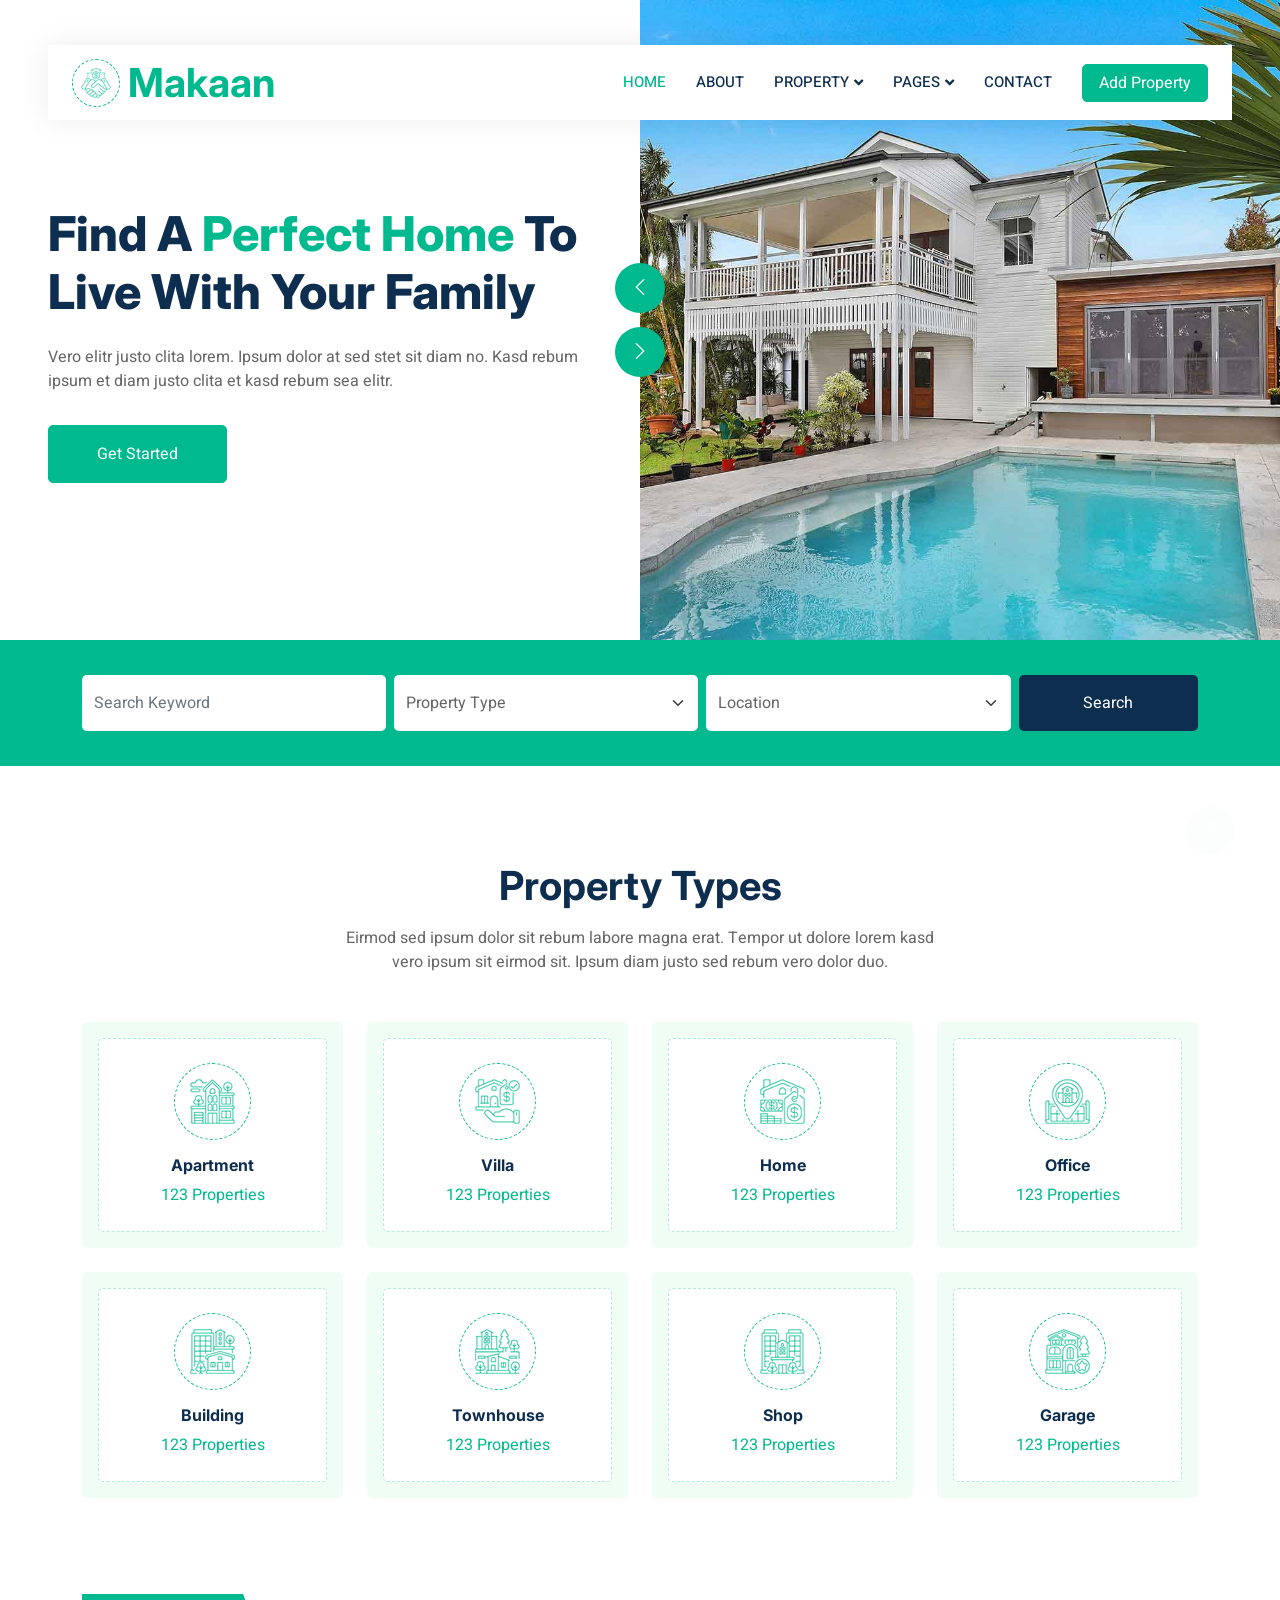
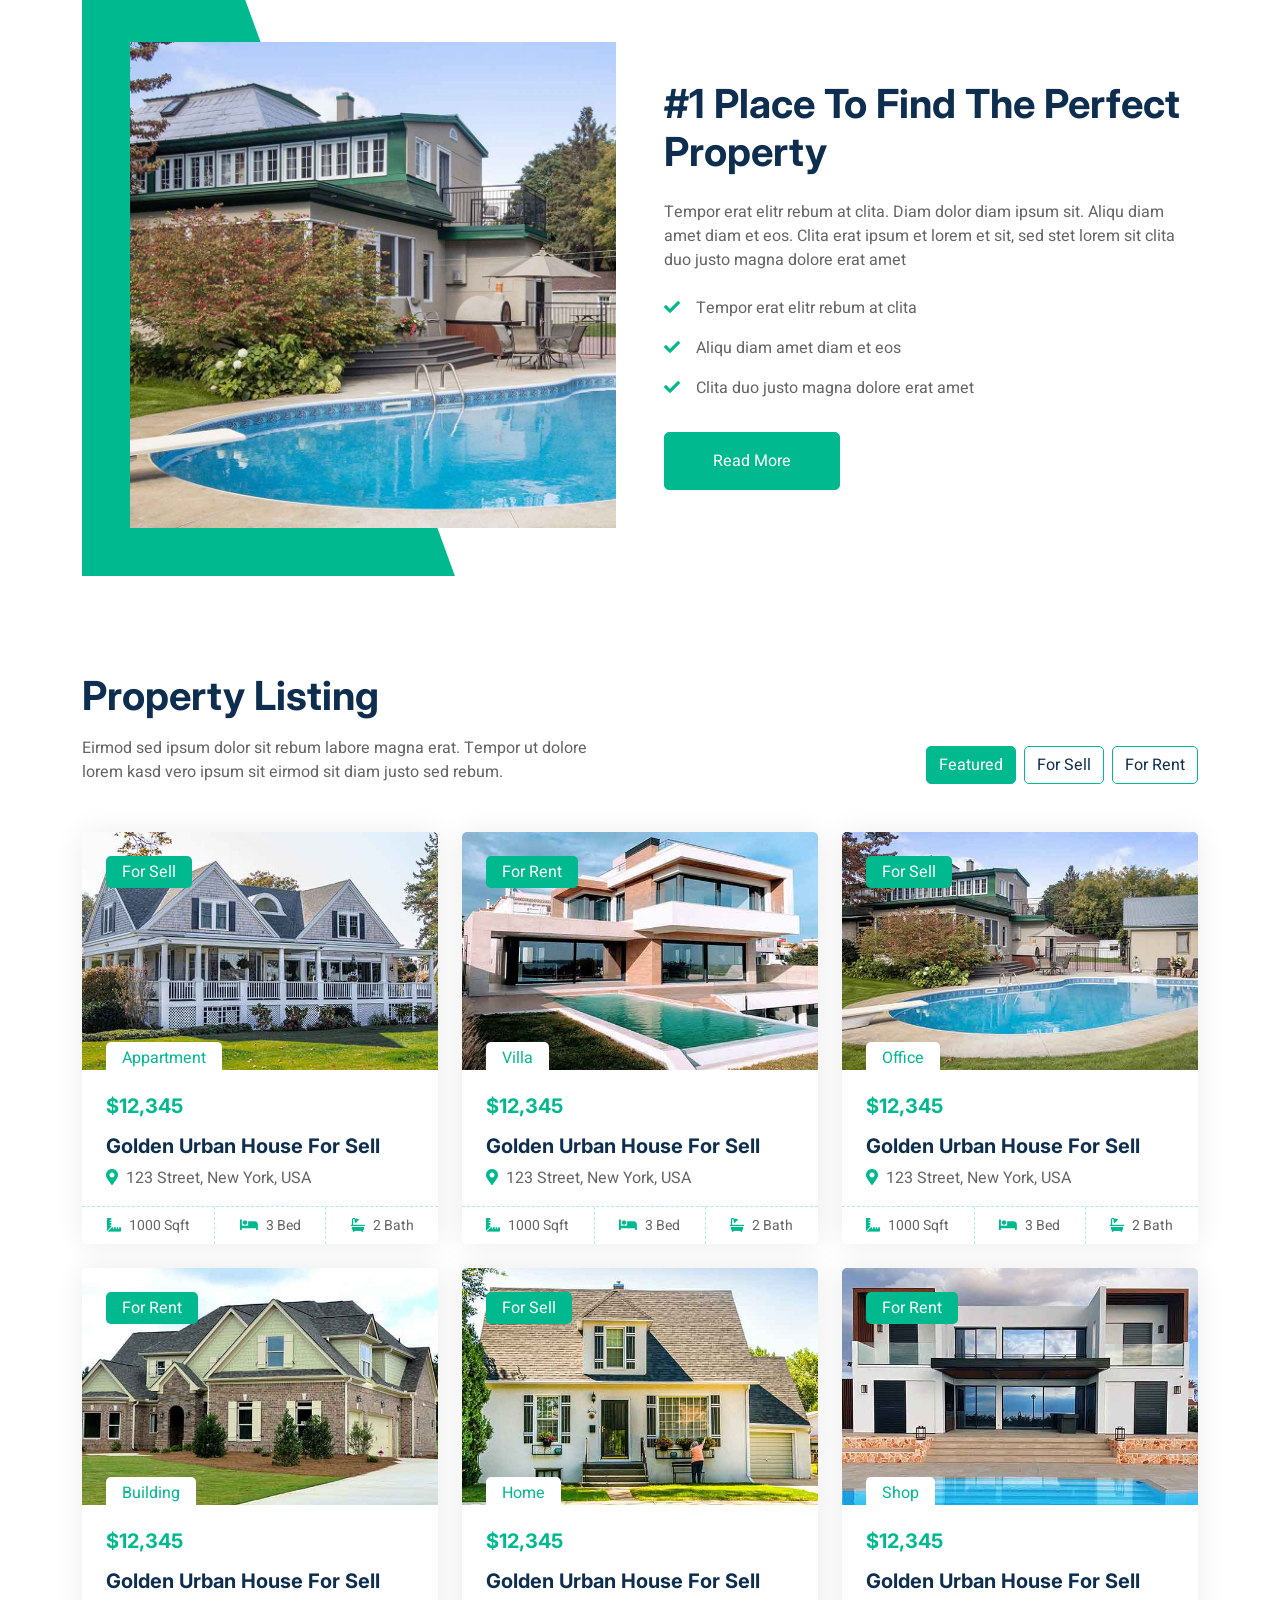
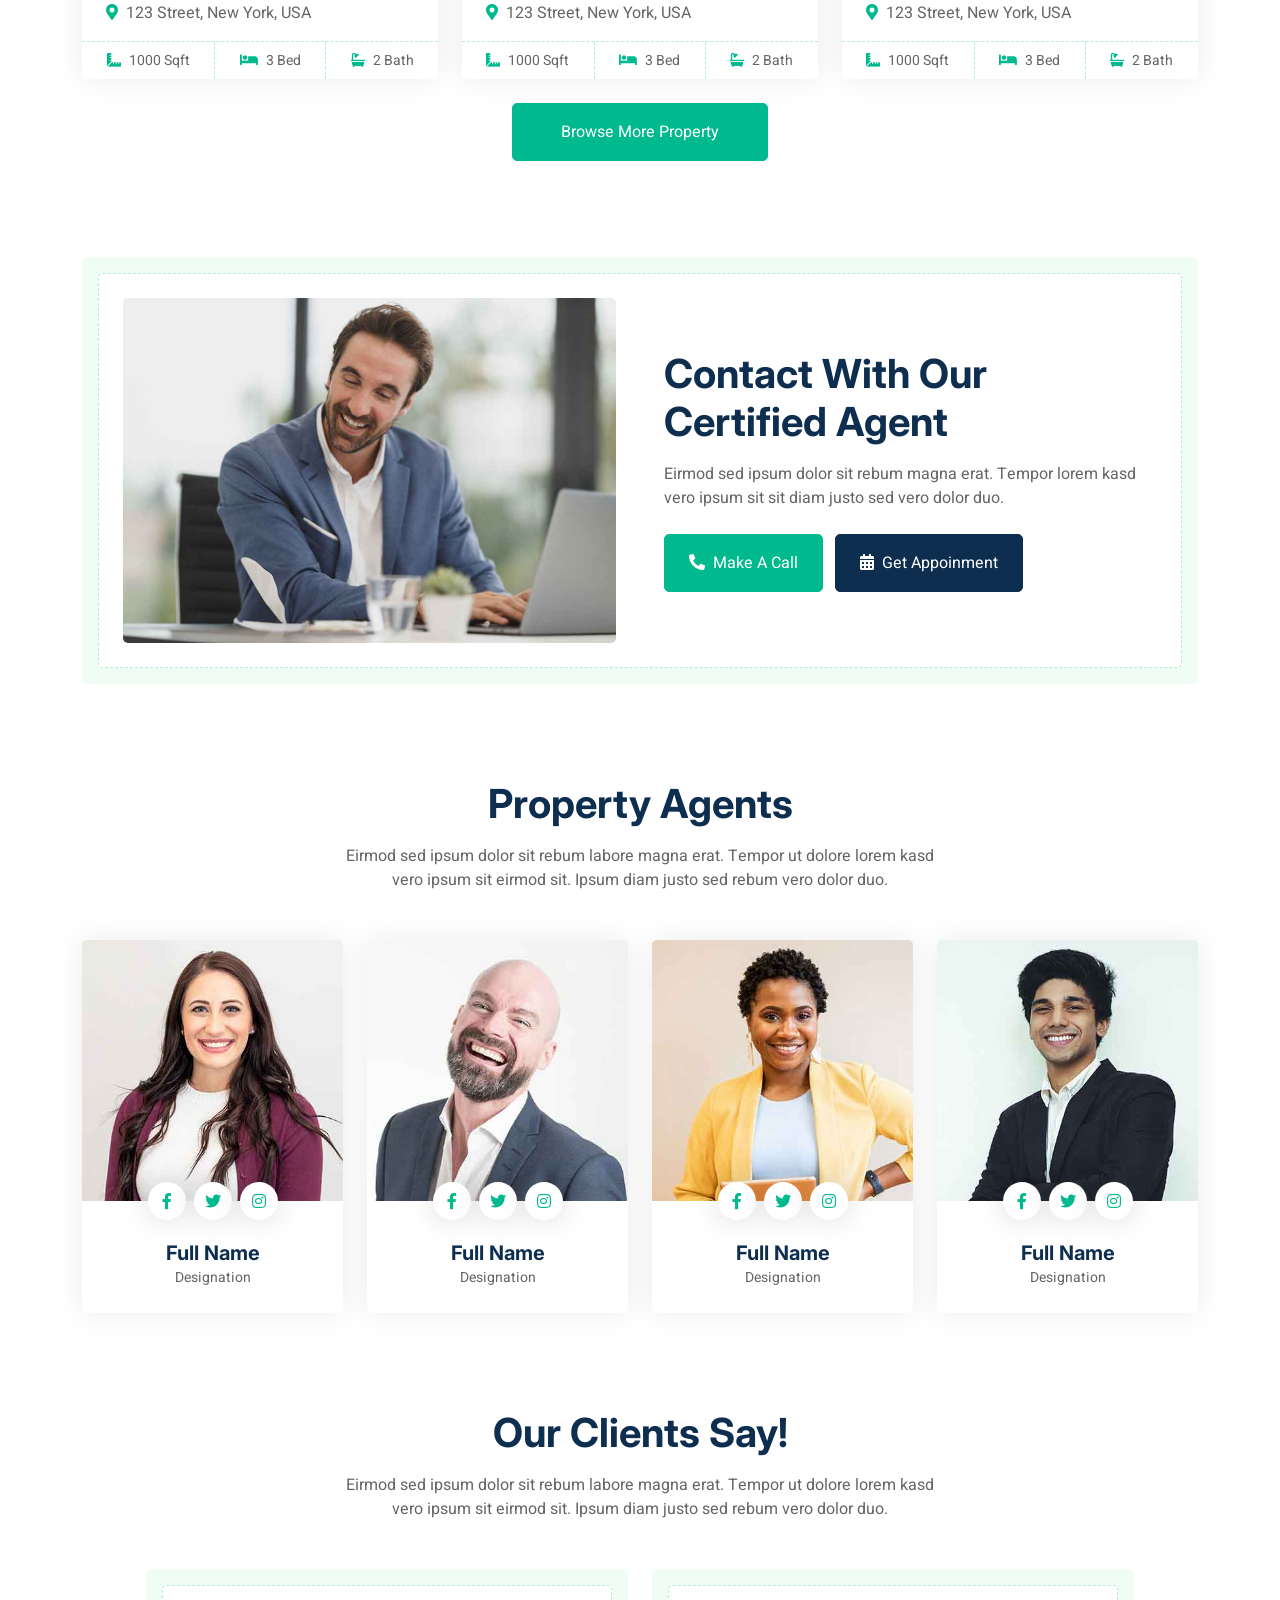
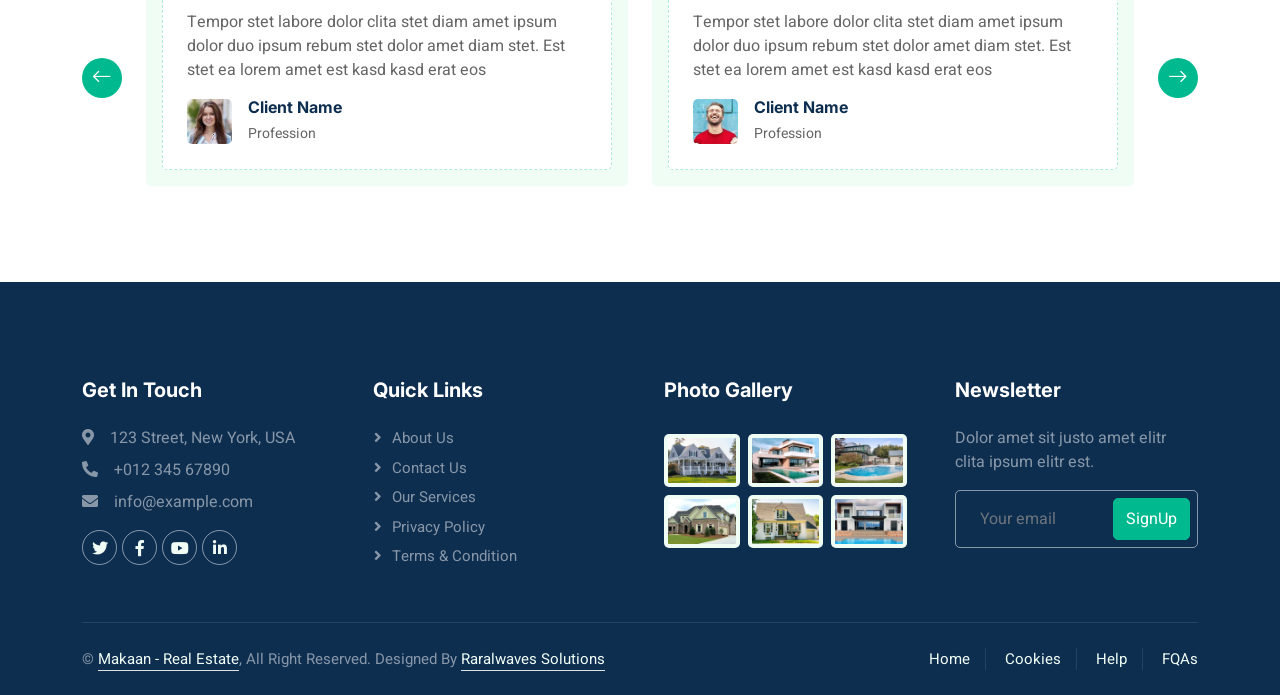
<file: index.html>
<!DOCTYPE html>
<html lang="en">

<head>
    <meta charset="utf-8">
    <title>Makaan - Real Estate</title>
    <meta content="width=device-width, initial-scale=1.0" name="viewport">
    <meta content="" name="keywords">
    <meta content="" name="description">

    <!-- Favicon -->
    <link href="img/favicon.ico" rel="icon">

    <!-- Google Web Fonts -->
    <link rel="preconnect" href="https://fonts.googleapis.com">
    <link rel="preconnect" href="https://fonts.gstatic.com" crossorigin>
    <link href="https://fonts.googleapis.com/css2?family=Heebo:wght@400;500;600&family=Inter:wght@700;800&display=swap" rel="stylesheet">
    
    <!-- Icon Font Stylesheet -->
    <link href="https://cdnjs.cloudflare.com/ajax/libs/font-awesome/5.10.0/css/all.min.css" rel="stylesheet">
    <link href="https://cdn.jsdelivr.net/npm/bootstrap-icons@1.4.1/font/bootstrap-icons.css" rel="stylesheet">

    <!-- Libraries Stylesheet -->
    <link href="lib/animate/animate.min.css" rel="stylesheet">
    <link href="lib/owlcarousel/assets/owl.carousel.min.css" rel="stylesheet">

    <!-- Customized Bootstrap Stylesheet -->
    <link href="css/bootstrap.min.css" rel="stylesheet">

    <!-- Template Stylesheet -->
    <link href="css/style.css" rel="stylesheet">
</head>

<body>
    <div class="container-xxl bg-white p-0">
        <!-- Spinner Start -->
        <div id="spinner" class="show bg-white position-fixed translate-middle w-100 vh-100 top-50 start-50 d-flex align-items-center justify-content-center">
            <div class="spinner-border text-primary" style="width: 3rem; height: 3rem;" role="status">
                <span class="sr-only">Loading...</span>
            </div>
        </div>
        <!-- Spinner End -->


        <!-- Navbar Start -->
        <div class="container-fluid nav-bar bg-transparent">
            <nav class="navbar navbar-expand-lg bg-white navbar-light py-0 px-4">
                <a href="index.html" class="navbar-brand d-flex align-items-center text-center">
                    <div class="icon p-2 me-2">
                        <img class="img-fluid" src="img/icon-deal.png" alt="Icon" style="width: 30px; height: 30px;">
                    </div>
                    <h1 class="m-0 text-primary">Makaan</h1>
                </a>
                <button type="button" class="navbar-toggler" data-bs-toggle="collapse" data-bs-target="#navbarCollapse">
                    <span class="navbar-toggler-icon"></span>
                </button>
                <div class="collapse navbar-collapse" id="navbarCollapse">
                    <div class="navbar-nav ms-auto">
                        <a href="index.html" class="nav-item nav-link active">Home</a>
                        <a href="about.html" class="nav-item nav-link">About</a>
                        <div class="nav-item dropdown">
                            <a href="#" class="nav-link dropdown-toggle" data-bs-toggle="dropdown">Property</a>
                            <div class="dropdown-menu rounded-0 m-0">
                                <a href="property-list.html" class="dropdown-item">Property List</a>
                                <a href="property-type.html" class="dropdown-item">Property Type</a>
                                <a href="property-agent.html" class="dropdown-item">Property Agent</a>
                            </div>
                        </div>
                        <div class="nav-item dropdown">
                            <a href="#" class="nav-link dropdown-toggle" data-bs-toggle="dropdown">Pages</a>
                            <div class="dropdown-menu rounded-0 m-0">
                                <a href="testimonial.html" class="dropdown-item">Testimonial</a>
                                <a href="404.html" class="dropdown-item">404 Error</a>
                            </div>
                        </div>
                        <a href="contact.html" class="nav-item nav-link">Contact</a>
                    </div>
                    <a href="" class="btn btn-primary px-3 d-none d-lg-flex">Add Property</a>
                </div>
            </nav>
        </div>
        <!-- Navbar End -->


        <!-- Header Start -->
        <div class="container-fluid header bg-white p-0">
            <div class="row g-0 align-items-center flex-column-reverse flex-md-row">
                <div class="col-md-6 p-5 mt-lg-5">
                    <h1 class="display-5 animated fadeIn mb-4">Find A <span class="text-primary">Perfect Home</span> To Live With Your Family</h1>
                    <p class="animated fadeIn mb-4 pb-2">Vero elitr justo clita lorem. Ipsum dolor at sed stet
                        sit diam no. Kasd rebum ipsum et diam justo clita et kasd rebum sea elitr.</p>
                    <a href="" class="btn btn-primary py-3 px-5 me-3 animated fadeIn">Get Started</a>
                </div>
                <div class="col-md-6 animated fadeIn">
                    <div class="owl-carousel header-carousel">
                        <div class="owl-carousel-item">
                            <img class="img-fluid" src="img/carousel-1.jpg" alt="">
                        </div>
                        <div class="owl-carousel-item">
                            <img class="img-fluid" src="img/carousel-2.jpg" alt="">
                        </div>
                    </div>
                </div>
            </div>
        </div>
        <!-- Header End -->


        <!-- Search Start -->
        <div class="container-fluid bg-primary mb-5 wow fadeIn" data-wow-delay="0.1s" style="padding: 35px;">
            <div class="container">
                <div class="row g-2">
                    <div class="col-md-10">
                        <div class="row g-2">
                            <div class="col-md-4">
                                <input type="text" class="form-control border-0 py-3" placeholder="Search Keyword">
                            </div>
                            <div class="col-md-4">
                                <select class="form-select border-0 py-3">
                                    <option selected>Property Type</option>
                                    <option value="1">Property Type 1</option>
                                    <option value="2">Property Type 2</option>
                                    <option value="3">Property Type 3</option>
                                </select>
                            </div>
                            <div class="col-md-4">
                                <select class="form-select border-0 py-3">
                                    <option selected>Location</option>
                                    <option value="1">Location 1</option>
                                    <option value="2">Location 2</option>
                                    <option value="3">Location 3</option>
                                </select>
                            </div>
                        </div>
                    </div>
                    <div class="col-md-2">
                        <button class="btn btn-dark border-0 w-100 py-3">Search</button>
                    </div>
                </div>
            </div>
        </div>
        <!-- Search End -->


        <!-- Category Start -->
        <div class="container-xxl py-5">
            <div class="container">
                <div class="text-center mx-auto mb-5 wow fadeInUp" data-wow-delay="0.1s" style="max-width: 600px;">
                    <h1 class="mb-3">Property Types</h1>
                    <p>Eirmod sed ipsum dolor sit rebum labore magna erat. Tempor ut dolore lorem kasd vero ipsum sit eirmod sit. Ipsum diam justo sed rebum vero dolor duo.</p>
                </div>
                <div class="row g-4">
                    <div class="col-lg-3 col-sm-6 wow fadeInUp" data-wow-delay="0.1s">
                        <a class="cat-item d-block bg-light text-center rounded p-3" href="">
                            <div class="rounded p-4">
                                <div class="icon mb-3">
                                    <img class="img-fluid" src="img/icon-apartment.png" alt="Icon">
                                </div>
                                <h6>Apartment</h6>
                                <span>123 Properties</span>
                            </div>
                        </a>
                    </div>
                    <div class="col-lg-3 col-sm-6 wow fadeInUp" data-wow-delay="0.3s">
                        <a class="cat-item d-block bg-light text-center rounded p-3" href="">
                            <div class="rounded p-4">
                                <div class="icon mb-3">
                                    <img class="img-fluid" src="img/icon-villa.png" alt="Icon">
                                </div>
                                <h6>Villa</h6>
                                <span>123 Properties</span>
                            </div>
                        </a>
                    </div>
                    <div class="col-lg-3 col-sm-6 wow fadeInUp" data-wow-delay="0.5s">
                        <a class="cat-item d-block bg-light text-center rounded p-3" href="">
                            <div class="rounded p-4">
                                <div class="icon mb-3">
                                    <img class="img-fluid" src="img/icon-house.png" alt="Icon">
                                </div>
                                <h6>Home</h6>
                                <span>123 Properties</span>
                            </div>
                        </a>
                    </div>
                    <div class="col-lg-3 col-sm-6 wow fadeInUp" data-wow-delay="0.7s">
                        <a class="cat-item d-block bg-light text-center rounded p-3" href="">
                            <div class="rounded p-4">
                                <div class="icon mb-3">
                                    <img class="img-fluid" src="img/icon-housing.png" alt="Icon">
                                </div>
                                <h6>Office</h6>
                                <span>123 Properties</span>
                            </div>
                        </a>
                    </div>
                    <div class="col-lg-3 col-sm-6 wow fadeInUp" data-wow-delay="0.1s">
                        <a class="cat-item d-block bg-light text-center rounded p-3" href="">
                            <div class="rounded p-4">
                                <div class="icon mb-3">
                                    <img class="img-fluid" src="img/icon-building.png" alt="Icon">
                                </div>
                                <h6>Building</h6>
                                <span>123 Properties</span>
                            </div>
                        </a>
                    </div>
                    <div class="col-lg-3 col-sm-6 wow fadeInUp" data-wow-delay="0.3s">
                        <a class="cat-item d-block bg-light text-center rounded p-3" href="">
                            <div class="rounded p-4">
                                <div class="icon mb-3">
                                    <img class="img-fluid" src="img/icon-neighborhood.png" alt="Icon">
                                </div>
                                <h6>Townhouse</h6>
                                <span>123 Properties</span>
                            </div>
                        </a>
                    </div>
                    <div class="col-lg-3 col-sm-6 wow fadeInUp" data-wow-delay="0.5s">
                        <a class="cat-item d-block bg-light text-center rounded p-3" href="">
                            <div class="rounded p-4">
                                <div class="icon mb-3">
                                    <img class="img-fluid" src="img/icon-condominium.png" alt="Icon">
                                </div>
                                <h6>Shop</h6>
                                <span>123 Properties</span>
                            </div>
                        </a>
                    </div>
                    <div class="col-lg-3 col-sm-6 wow fadeInUp" data-wow-delay="0.7s">
                        <a class="cat-item d-block bg-light text-center rounded p-3" href="">
                            <div class="rounded p-4">
                                <div class="icon mb-3">
                                    <img class="img-fluid" src="img/icon-luxury.png" alt="Icon">
                                </div>
                                <h6>Garage</h6>
                                <span>123 Properties</span>
                            </div>
                        </a>
                    </div>
                </div>
            </div>
        </div>
        <!-- Category End -->


        <!-- About Start -->
        <div class="container-xxl py-5">
            <div class="container">
                <div class="row g-5 align-items-center">
                    <div class="col-lg-6 wow fadeIn" data-wow-delay="0.1s">
                        <div class="about-img position-relative overflow-hidden p-5 pe-0">
                            <img class="img-fluid w-100" src="img/about.jpg">
                        </div>
                    </div>
                    <div class="col-lg-6 wow fadeIn" data-wow-delay="0.5s">
                        <h1 class="mb-4">#1 Place To Find The Perfect Property</h1>
                        <p class="mb-4">Tempor erat elitr rebum at clita. Diam dolor diam ipsum sit. Aliqu diam amet diam et eos. Clita erat ipsum et lorem et sit, sed stet lorem sit clita duo justo magna dolore erat amet</p>
                        <p><i class="fa fa-check text-primary me-3"></i>Tempor erat elitr rebum at clita</p>
                        <p><i class="fa fa-check text-primary me-3"></i>Aliqu diam amet diam et eos</p>
                        <p><i class="fa fa-check text-primary me-3"></i>Clita duo justo magna dolore erat amet</p>
                        <a class="btn btn-primary py-3 px-5 mt-3" href="">Read More</a>
                    </div>
                </div>
            </div>
        </div>
        <!-- About End -->


        <!-- Property List Start -->
        <div class="container-xxl py-5">
            <div class="container">
                <div class="row g-0 gx-5 align-items-end">
                    <div class="col-lg-6">
                        <div class="text-start mx-auto mb-5 wow slideInLeft" data-wow-delay="0.1s">
                            <h1 class="mb-3">Property Listing</h1>
                            <p>Eirmod sed ipsum dolor sit rebum labore magna erat. Tempor ut dolore lorem kasd vero ipsum sit eirmod sit diam justo sed rebum.</p>
                        </div>
                    </div>
                    <div class="col-lg-6 text-start text-lg-end wow slideInRight" data-wow-delay="0.1s">
                        <ul class="nav nav-pills d-inline-flex justify-content-end mb-5">
                            <li class="nav-item me-2">
                                <a class="btn btn-outline-primary active" data-bs-toggle="pill" href="#tab-1">Featured</a>
                            </li>
                            <li class="nav-item me-2">
                                <a class="btn btn-outline-primary" data-bs-toggle="pill" href="#tab-2">For Sell</a>
                            </li>
                            <li class="nav-item me-0">
                                <a class="btn btn-outline-primary" data-bs-toggle="pill" href="#tab-3">For Rent</a>
                            </li>
                        </ul>
                    </div>
                </div>
                <div class="tab-content">
                    <div id="tab-1" class="tab-pane fade show p-0 active">
                        <div class="row g-4">
                            <div class="col-lg-4 col-md-6 wow fadeInUp" data-wow-delay="0.1s">
                                <div class="property-item rounded overflow-hidden">
                                    <div class="position-relative overflow-hidden">
                                        <a href=""><img class="img-fluid" src="img/property-1.jpg" alt=""></a>
                                        <div class="bg-primary rounded text-white position-absolute start-0 top-0 m-4 py-1 px-3">For Sell</div>
                                        <div class="bg-white rounded-top text-primary position-absolute start-0 bottom-0 mx-4 pt-1 px-3">Appartment</div>
                                    </div>
                                    <div class="p-4 pb-0">
                                        <h5 class="text-primary mb-3">$12,345</h5>
                                        <a class="d-block h5 mb-2" href="">Golden Urban House For Sell</a>
                                        <p><i class="fa fa-map-marker-alt text-primary me-2"></i>123 Street, New York, USA</p>
                                    </div>
                                    <div class="d-flex border-top">
                                        <small class="flex-fill text-center border-end py-2"><i class="fa fa-ruler-combined text-primary me-2"></i>1000 Sqft</small>
                                        <small class="flex-fill text-center border-end py-2"><i class="fa fa-bed text-primary me-2"></i>3 Bed</small>
                                        <small class="flex-fill text-center py-2"><i class="fa fa-bath text-primary me-2"></i>2 Bath</small>
                                    </div>
                                </div>
                            </div>
                            <div class="col-lg-4 col-md-6 wow fadeInUp" data-wow-delay="0.3s">
                                <div class="property-item rounded overflow-hidden">
                                    <div class="position-relative overflow-hidden">
                                        <a href=""><img class="img-fluid" src="img/property-2.jpg" alt=""></a>
                                        <div class="bg-primary rounded text-white position-absolute start-0 top-0 m-4 py-1 px-3">For Rent</div>
                                        <div class="bg-white rounded-top text-primary position-absolute start-0 bottom-0 mx-4 pt-1 px-3">Villa</div>
                                    </div>
                                    <div class="p-4 pb-0">
                                        <h5 class="text-primary mb-3">$12,345</h5>
                                        <a class="d-block h5 mb-2" href="">Golden Urban House For Sell</a>
                                        <p><i class="fa fa-map-marker-alt text-primary me-2"></i>123 Street, New York, USA</p>
                                    </div>
                                    <div class="d-flex border-top">
                                        <small class="flex-fill text-center border-end py-2"><i class="fa fa-ruler-combined text-primary me-2"></i>1000 Sqft</small>
                                        <small class="flex-fill text-center border-end py-2"><i class="fa fa-bed text-primary me-2"></i>3 Bed</small>
                                        <small class="flex-fill text-center py-2"><i class="fa fa-bath text-primary me-2"></i>2 Bath</small>
                                    </div>
                                </div>
                            </div>
                            <div class="col-lg-4 col-md-6 wow fadeInUp" data-wow-delay="0.5s">
                                <div class="property-item rounded overflow-hidden">
                                    <div class="position-relative overflow-hidden">
                                        <a href=""><img class="img-fluid" src="img/property-3.jpg" alt=""></a>
                                        <div class="bg-primary rounded text-white position-absolute start-0 top-0 m-4 py-1 px-3">For Sell</div>
                                        <div class="bg-white rounded-top text-primary position-absolute start-0 bottom-0 mx-4 pt-1 px-3">Office</div>
                                    </div>
                                    <div class="p-4 pb-0">
                                        <h5 class="text-primary mb-3">$12,345</h5>
                                        <a class="d-block h5 mb-2" href="">Golden Urban House For Sell</a>
                                        <p><i class="fa fa-map-marker-alt text-primary me-2"></i>123 Street, New York, USA</p>
                                    </div>
                                    <div class="d-flex border-top">
                                        <small class="flex-fill text-center border-end py-2"><i class="fa fa-ruler-combined text-primary me-2"></i>1000 Sqft</small>
                                        <small class="flex-fill text-center border-end py-2"><i class="fa fa-bed text-primary me-2"></i>3 Bed</small>
                                        <small class="flex-fill text-center py-2"><i class="fa fa-bath text-primary me-2"></i>2 Bath</small>
                                    </div>
                                </div>
                            </div>
                            <div class="col-lg-4 col-md-6 wow fadeInUp" data-wow-delay="0.1s">
                                <div class="property-item rounded overflow-hidden">
                                    <div class="position-relative overflow-hidden">
                                        <a href=""><img class="img-fluid" src="img/property-4.jpg" alt=""></a>
                                        <div class="bg-primary rounded text-white position-absolute start-0 top-0 m-4 py-1 px-3">For Rent</div>
                                        <div class="bg-white rounded-top text-primary position-absolute start-0 bottom-0 mx-4 pt-1 px-3">Building</div>
                                    </div>
                                    <div class="p-4 pb-0">
                                        <h5 class="text-primary mb-3">$12,345</h5>
                                        <a class="d-block h5 mb-2" href="">Golden Urban House For Sell</a>
                                        <p><i class="fa fa-map-marker-alt text-primary me-2"></i>123 Street, New York, USA</p>
                                    </div>
                                    <div class="d-flex border-top">
                                        <small class="flex-fill text-center border-end py-2"><i class="fa fa-ruler-combined text-primary me-2"></i>1000 Sqft</small>
                                        <small class="flex-fill text-center border-end py-2"><i class="fa fa-bed text-primary me-2"></i>3 Bed</small>
                                        <small class="flex-fill text-center py-2"><i class="fa fa-bath text-primary me-2"></i>2 Bath</small>
                                    </div>
                                </div>
                            </div>
                            <div class="col-lg-4 col-md-6 wow fadeInUp" data-wow-delay="0.3s">
                                <div class="property-item rounded overflow-hidden">
                                    <div class="position-relative overflow-hidden">
                                        <a href=""><img class="img-fluid" src="img/property-5.jpg" alt=""></a>
                                        <div class="bg-primary rounded text-white position-absolute start-0 top-0 m-4 py-1 px-3">For Sell</div>
                                        <div class="bg-white rounded-top text-primary position-absolute start-0 bottom-0 mx-4 pt-1 px-3">Home</div>
                                    </div>
                                    <div class="p-4 pb-0">
                                        <h5 class="text-primary mb-3">$12,345</h5>
                                        <a class="d-block h5 mb-2" href="">Golden Urban House For Sell</a>
                                        <p><i class="fa fa-map-marker-alt text-primary me-2"></i>123 Street, New York, USA</p>
                                    </div>
                                    <div class="d-flex border-top">
                                        <small class="flex-fill text-center border-end py-2"><i class="fa fa-ruler-combined text-primary me-2"></i>1000 Sqft</small>
                                        <small class="flex-fill text-center border-end py-2"><i class="fa fa-bed text-primary me-2"></i>3 Bed</small>
                                        <small class="flex-fill text-center py-2"><i class="fa fa-bath text-primary me-2"></i>2 Bath</small>
                                    </div>
                                </div>
                            </div>
                            <div class="col-lg-4 col-md-6 wow fadeInUp" data-wow-delay="0.5s">
                                <div class="property-item rounded overflow-hidden">
                                    <div class="position-relative overflow-hidden">
                                        <a href=""><img class="img-fluid" src="img/property-6.jpg" alt=""></a>
                                        <div class="bg-primary rounded text-white position-absolute start-0 top-0 m-4 py-1 px-3">For Rent</div>
                                        <div class="bg-white rounded-top text-primary position-absolute start-0 bottom-0 mx-4 pt-1 px-3">Shop</div>
                                    </div>
                                    <div class="p-4 pb-0">
                                        <h5 class="text-primary mb-3">$12,345</h5>
                                        <a class="d-block h5 mb-2" href="">Golden Urban House For Sell</a>
                                        <p><i class="fa fa-map-marker-alt text-primary me-2"></i>123 Street, New York, USA</p>
                                    </div>
                                    <div class="d-flex border-top">
                                        <small class="flex-fill text-center border-end py-2"><i class="fa fa-ruler-combined text-primary me-2"></i>1000 Sqft</small>
                                        <small class="flex-fill text-center border-end py-2"><i class="fa fa-bed text-primary me-2"></i>3 Bed</small>
                                        <small class="flex-fill text-center py-2"><i class="fa fa-bath text-primary me-2"></i>2 Bath</small>
                                    </div>
                                </div>
                            </div>
                            <div class="col-12 text-center wow fadeInUp" data-wow-delay="0.1s">
                                <a class="btn btn-primary py-3 px-5" href="">Browse More Property</a>
                            </div>
                        </div>
                    </div>
                    <div id="tab-2" class="tab-pane fade show p-0">
                        <div class="row g-4">
                            <div class="col-lg-4 col-md-6">
                                <div class="property-item rounded overflow-hidden">
                                    <div class="position-relative overflow-hidden">
                                        <a href=""><img class="img-fluid" src="img/property-1.jpg" alt=""></a>
                                        <div class="bg-primary rounded text-white position-absolute start-0 top-0 m-4 py-1 px-3">For Sell</div>
                                        <div class="bg-white rounded-top text-primary position-absolute start-0 bottom-0 mx-4 pt-1 px-3">Appartment</div>
                                    </div>
                                    <div class="p-4 pb-0">
                                        <h5 class="text-primary mb-3">$12,345</h5>
                                        <a class="d-block h5 mb-2" href="">Golden Urban House For Sell</a>
                                        <p><i class="fa fa-map-marker-alt text-primary me-2"></i>123 Street, New York, USA</p>
                                    </div>
                                    <div class="d-flex border-top">
                                        <small class="flex-fill text-center border-end py-2"><i class="fa fa-ruler-combined text-primary me-2"></i>1000 Sqft</small>
                                        <small class="flex-fill text-center border-end py-2"><i class="fa fa-bed text-primary me-2"></i>3 Bed</small>
                                        <small class="flex-fill text-center py-2"><i class="fa fa-bath text-primary me-2"></i>2 Bath</small>
                                    </div>
                                </div>
                            </div>
                            <div class="col-lg-4 col-md-6">
                                <div class="property-item rounded overflow-hidden">
                                    <div class="position-relative overflow-hidden">
                                        <a href=""><img class="img-fluid" src="img/property-2.jpg" alt=""></a>
                                        <div class="bg-primary rounded text-white position-absolute start-0 top-0 m-4 py-1 px-3">For Rent</div>
                                        <div class="bg-white rounded-top text-primary position-absolute start-0 bottom-0 mx-4 pt-1 px-3">Villa</div>
                                    </div>
                                    <div class="p-4 pb-0">
                                        <h5 class="text-primary mb-3">$12,345</h5>
                                        <a class="d-block h5 mb-2" href="">Golden Urban House For Sell</a>
                                        <p><i class="fa fa-map-marker-alt text-primary me-2"></i>123 Street, New York, USA</p>
                                    </div>
                                    <div class="d-flex border-top">
                                        <small class="flex-fill text-center border-end py-2"><i class="fa fa-ruler-combined text-primary me-2"></i>1000 Sqft</small>
                                        <small class="flex-fill text-center border-end py-2"><i class="fa fa-bed text-primary me-2"></i>3 Bed</small>
                                        <small class="flex-fill text-center py-2"><i class="fa fa-bath text-primary me-2"></i>2 Bath</small>
                                    </div>
                                </div>
                            </div>
                            <div class="col-lg-4 col-md-6">
                                <div class="property-item rounded overflow-hidden">
                                    <div class="position-relative overflow-hidden">
                                        <a href=""><img class="img-fluid" src="img/property-3.jpg" alt=""></a>
                                        <div class="bg-primary rounded text-white position-absolute start-0 top-0 m-4 py-1 px-3">For Sell</div>
                                        <div class="bg-white rounded-top text-primary position-absolute start-0 bottom-0 mx-4 pt-1 px-3">Office</div>
                                    </div>
                                    <div class="p-4 pb-0">
                                        <h5 class="text-primary mb-3">$12,345</h5>
                                        <a class="d-block h5 mb-2" href="">Golden Urban House For Sell</a>
                                        <p><i class="fa fa-map-marker-alt text-primary me-2"></i>123 Street, New York, USA</p>
                                    </div>
                                    <div class="d-flex border-top">
                                        <small class="flex-fill text-center border-end py-2"><i class="fa fa-ruler-combined text-primary me-2"></i>1000 Sqft</small>
                                        <small class="flex-fill text-center border-end py-2"><i class="fa fa-bed text-primary me-2"></i>3 Bed</small>
                                        <small class="flex-fill text-center py-2"><i class="fa fa-bath text-primary me-2"></i>2 Bath</small>
                                    </div>
                                </div>
                            </div>
                            <div class="col-lg-4 col-md-6">
                                <div class="property-item rounded overflow-hidden">
                                    <div class="position-relative overflow-hidden">
                                        <a href=""><img class="img-fluid" src="img/property-4.jpg" alt=""></a>
                                        <div class="bg-primary rounded text-white position-absolute start-0 top-0 m-4 py-1 px-3">For Rent</div>
                                        <div class="bg-white rounded-top text-primary position-absolute start-0 bottom-0 mx-4 pt-1 px-3">Building</div>
                                    </div>
                                    <div class="p-4 pb-0">
                                        <h5 class="text-primary mb-3">$12,345</h5>
                                        <a class="d-block h5 mb-2" href="">Golden Urban House For Sell</a>
                                        <p><i class="fa fa-map-marker-alt text-primary me-2"></i>123 Street, New York, USA</p>
                                    </div>
                                    <div class="d-flex border-top">
                                        <small class="flex-fill text-center border-end py-2"><i class="fa fa-ruler-combined text-primary me-2"></i>1000 Sqft</small>
                                        <small class="flex-fill text-center border-end py-2"><i class="fa fa-bed text-primary me-2"></i>3 Bed</small>
                                        <small class="flex-fill text-center py-2"><i class="fa fa-bath text-primary me-2"></i>2 Bath</small>
                                    </div>
                                </div>
                            </div>
                            <div class="col-lg-4 col-md-6">
                                <div class="property-item rounded overflow-hidden">
                                    <div class="position-relative overflow-hidden">
                                        <a href=""><img class="img-fluid" src="img/property-5.jpg" alt=""></a>
                                        <div class="bg-primary rounded text-white position-absolute start-0 top-0 m-4 py-1 px-3">For Sell</div>
                                        <div class="bg-white rounded-top text-primary position-absolute start-0 bottom-0 mx-4 pt-1 px-3">Home</div>
                                    </div>
                                    <div class="p-4 pb-0">
                                        <h5 class="text-primary mb-3">$12,345</h5>
                                        <a class="d-block h5 mb-2" href="">Golden Urban House For Sell</a>
                                        <p><i class="fa fa-map-marker-alt text-primary me-2"></i>123 Street, New York, USA</p>
                                    </div>
                                    <div class="d-flex border-top">
                                        <small class="flex-fill text-center border-end py-2"><i class="fa fa-ruler-combined text-primary me-2"></i>1000 Sqft</small>
                                        <small class="flex-fill text-center border-end py-2"><i class="fa fa-bed text-primary me-2"></i>3 Bed</small>
                                        <small class="flex-fill text-center py-2"><i class="fa fa-bath text-primary me-2"></i>2 Bath</small>
                                    </div>
                                </div>
                            </div>
                            <div class="col-lg-4 col-md-6">
                                <div class="property-item rounded overflow-hidden">
                                    <div class="position-relative overflow-hidden">
                                        <a href=""><img class="img-fluid" src="img/property-6.jpg" alt=""></a>
                                        <div class="bg-primary rounded text-white position-absolute start-0 top-0 m-4 py-1 px-3">For Rent</div>
                                        <div class="bg-white rounded-top text-primary position-absolute start-0 bottom-0 mx-4 pt-1 px-3">Shop</div>
                                    </div>
                                    <div class="p-4 pb-0">
                                        <h5 class="text-primary mb-3">$12,345</h5>
                                        <a class="d-block h5 mb-2" href="">Golden Urban House For Sell</a>
                                        <p><i class="fa fa-map-marker-alt text-primary me-2"></i>123 Street, New York, USA</p>
                                    </div>
                                    <div class="d-flex border-top">
                                        <small class="flex-fill text-center border-end py-2"><i class="fa fa-ruler-combined text-primary me-2"></i>1000 Sqft</small>
                                        <small class="flex-fill text-center border-end py-2"><i class="fa fa-bed text-primary me-2"></i>3 Bed</small>
                                        <small class="flex-fill text-center py-2"><i class="fa fa-bath text-primary me-2"></i>2 Bath</small>
                                    </div>
                                </div>
                            </div>
                            <div class="col-12 text-center">
                                <a class="btn btn-primary py-3 px-5" href="">Browse More Property</a>
                            </div>
                        </div>
                    </div>
                    <div id="tab-3" class="tab-pane fade show p-0">
                        <div class="row g-4">
                            <div class="col-lg-4 col-md-6">
                                <div class="property-item rounded overflow-hidden">
                                    <div class="position-relative overflow-hidden">
                                        <a href=""><img class="img-fluid" src="img/property-1.jpg" alt=""></a>
                                        <div class="bg-primary rounded text-white position-absolute start-0 top-0 m-4 py-1 px-3">For Sell</div>
                                        <div class="bg-white rounded-top text-primary position-absolute start-0 bottom-0 mx-4 pt-1 px-3">Appartment</div>
                                    </div>
                                    <div class="p-4 pb-0">
                                        <h5 class="text-primary mb-3">$12,345</h5>
                                        <a class="d-block h5 mb-2" href="">Golden Urban House For Sell</a>
                                        <p><i class="fa fa-map-marker-alt text-primary me-2"></i>123 Street, New York, USA</p>
                                    </div>
                                    <div class="d-flex border-top">
                                        <small class="flex-fill text-center border-end py-2"><i class="fa fa-ruler-combined text-primary me-2"></i>1000 Sqft</small>
                                        <small class="flex-fill text-center border-end py-2"><i class="fa fa-bed text-primary me-2"></i>3 Bed</small>
                                        <small class="flex-fill text-center py-2"><i class="fa fa-bath text-primary me-2"></i>2 Bath</small>
                                    </div>
                                </div>
                            </div>
                            <div class="col-lg-4 col-md-6">
                                <div class="property-item rounded overflow-hidden">
                                    <div class="position-relative overflow-hidden">
                                        <a href=""><img class="img-fluid" src="img/property-2.jpg" alt=""></a>
                                        <div class="bg-primary rounded text-white position-absolute start-0 top-0 m-4 py-1 px-3">For Rent</div>
                                        <div class="bg-white rounded-top text-primary position-absolute start-0 bottom-0 mx-4 pt-1 px-3">Villa</div>
                                    </div>
                                    <div class="p-4 pb-0">
                                        <h5 class="text-primary mb-3">$12,345</h5>
                                        <a class="d-block h5 mb-2" href="">Golden Urban House For Sell</a>
                                        <p><i class="fa fa-map-marker-alt text-primary me-2"></i>123 Street, New York, USA</p>
                                    </div>
                                    <div class="d-flex border-top">
                                        <small class="flex-fill text-center border-end py-2"><i class="fa fa-ruler-combined text-primary me-2"></i>1000 Sqft</small>
                                        <small class="flex-fill text-center border-end py-2"><i class="fa fa-bed text-primary me-2"></i>3 Bed</small>
                                        <small class="flex-fill text-center py-2"><i class="fa fa-bath text-primary me-2"></i>2 Bath</small>
                                    </div>
                                </div>
                            </div>
                            <div class="col-lg-4 col-md-6">
                                <div class="property-item rounded overflow-hidden">
                                    <div class="position-relative overflow-hidden">
                                        <a href=""><img class="img-fluid" src="img/property-3.jpg" alt=""></a>
                                        <div class="bg-primary rounded text-white position-absolute start-0 top-0 m-4 py-1 px-3">For Sell</div>
                                        <div class="bg-white rounded-top text-primary position-absolute start-0 bottom-0 mx-4 pt-1 px-3">Office</div>
                                    </div>
                                    <div class="p-4 pb-0">
                                        <h5 class="text-primary mb-3">$12,345</h5>
                                        <a class="d-block h5 mb-2" href="">Golden Urban House For Sell</a>
                                        <p><i class="fa fa-map-marker-alt text-primary me-2"></i>123 Street, New York, USA</p>
                                    </div>
                                    <div class="d-flex border-top">
                                        <small class="flex-fill text-center border-end py-2"><i class="fa fa-ruler-combined text-primary me-2"></i>1000 Sqft</small>
                                        <small class="flex-fill text-center border-end py-2"><i class="fa fa-bed text-primary me-2"></i>3 Bed</small>
                                        <small class="flex-fill text-center py-2"><i class="fa fa-bath text-primary me-2"></i>2 Bath</small>
                                    </div>
                                </div>
                            </div>
                            <div class="col-lg-4 col-md-6">
                                <div class="property-item rounded overflow-hidden">
                                    <div class="position-relative overflow-hidden">
                                        <a href=""><img class="img-fluid" src="img/property-4.jpg" alt=""></a>
                                        <div class="bg-primary rounded text-white position-absolute start-0 top-0 m-4 py-1 px-3">For Rent</div>
                                        <div class="bg-white rounded-top text-primary position-absolute start-0 bottom-0 mx-4 pt-1 px-3">Building</div>
                                    </div>
                                    <div class="p-4 pb-0">
                                        <h5 class="text-primary mb-3">$12,345</h5>
                                        <a class="d-block h5 mb-2" href="">Golden Urban House For Sell</a>
                                        <p><i class="fa fa-map-marker-alt text-primary me-2"></i>123 Street, New York, USA</p>
                                    </div>
                                    <div class="d-flex border-top">
                                        <small class="flex-fill text-center border-end py-2"><i class="fa fa-ruler-combined text-primary me-2"></i>1000 Sqft</small>
                                        <small class="flex-fill text-center border-end py-2"><i class="fa fa-bed text-primary me-2"></i>3 Bed</small>
                                        <small class="flex-fill text-center py-2"><i class="fa fa-bath text-primary me-2"></i>2 Bath</small>
                                    </div>
                                </div>
                            </div>
                            <div class="col-lg-4 col-md-6">
                                <div class="property-item rounded overflow-hidden">
                                    <div class="position-relative overflow-hidden">
                                        <a href=""><img class="img-fluid" src="img/property-5.jpg" alt=""></a>
                                        <div class="bg-primary rounded text-white position-absolute start-0 top-0 m-4 py-1 px-3">For Sell</div>
                                        <div class="bg-white rounded-top text-primary position-absolute start-0 bottom-0 mx-4 pt-1 px-3">Home</div>
                                    </div>
                                    <div class="p-4 pb-0">
                                        <h5 class="text-primary mb-3">$12,345</h5>
                                        <a class="d-block h5 mb-2" href="">Golden Urban House For Sell</a>
                                        <p><i class="fa fa-map-marker-alt text-primary me-2"></i>123 Street, New York, USA</p>
                                    </div>
                                    <div class="d-flex border-top">
                                        <small class="flex-fill text-center border-end py-2"><i class="fa fa-ruler-combined text-primary me-2"></i>1000 Sqft</small>
                                        <small class="flex-fill text-center border-end py-2"><i class="fa fa-bed text-primary me-2"></i>3 Bed</small>
                                        <small class="flex-fill text-center py-2"><i class="fa fa-bath text-primary me-2"></i>2 Bath</small>
                                    </div>
                                </div>
                            </div>
                            <div class="col-lg-4 col-md-6">
                                <div class="property-item rounded overflow-hidden">
                                    <div class="position-relative overflow-hidden">
                                        <a href=""><img class="img-fluid" src="img/property-6.jpg" alt=""></a>
                                        <div class="bg-primary rounded text-white position-absolute start-0 top-0 m-4 py-1 px-3">For Rent</div>
                                        <div class="bg-white rounded-top text-primary position-absolute start-0 bottom-0 mx-4 pt-1 px-3">Shop</div>
                                    </div>
                                    <div class="p-4 pb-0">
                                        <h5 class="text-primary mb-3">$12,345</h5>
                                        <a class="d-block h5 mb-2" href="">Golden Urban House For Sell</a>
                                        <p><i class="fa fa-map-marker-alt text-primary me-2"></i>123 Street, New York, USA</p>
                                    </div>
                                    <div class="d-flex border-top">
                                        <small class="flex-fill text-center border-end py-2"><i class="fa fa-ruler-combined text-primary me-2"></i>1000 Sqft</small>
                                        <small class="flex-fill text-center border-end py-2"><i class="fa fa-bed text-primary me-2"></i>3 Bed</small>
                                        <small class="flex-fill text-center py-2"><i class="fa fa-bath text-primary me-2"></i>2 Bath</small>
                                    </div>
                                </div>
                            </div>
                            <div class="col-12 text-center">
                                <a class="btn btn-primary py-3 px-5" href="">Browse More Property</a>
                            </div>
                        </div>
                    </div>
                </div>
            </div>
        </div>
        <!-- Property List End -->


        <!-- Call to Action Start -->
        <div class="container-xxl py-5">
            <div class="container">
                <div class="bg-light rounded p-3">
                    <div class="bg-white rounded p-4" style="border: 1px dashed rgba(0, 185, 142, .3)">
                        <div class="row g-5 align-items-center">
                            <div class="col-lg-6 wow fadeIn" data-wow-delay="0.1s">
                                <img class="img-fluid rounded w-100" src="img/call-to-action.jpg" alt="">
                            </div>
                            <div class="col-lg-6 wow fadeIn" data-wow-delay="0.5s">
                                <div class="mb-4">
                                    <h1 class="mb-3">Contact With Our Certified Agent</h1>
                                    <p>Eirmod sed ipsum dolor sit rebum magna erat. Tempor lorem kasd vero ipsum sit sit diam justo sed vero dolor duo.</p>
                                </div>
                                <a href="" class="btn btn-primary py-3 px-4 me-2"><i class="fa fa-phone-alt me-2"></i>Make A Call</a>
                                <a href="" class="btn btn-dark py-3 px-4"><i class="fa fa-calendar-alt me-2"></i>Get Appoinment</a>
                            </div>
                        </div>
                    </div>
                </div>
            </div>
        </div>
        <!-- Call to Action End -->


        <!-- Team Start -->
        <div class="container-xxl py-5">
            <div class="container">
                <div class="text-center mx-auto mb-5 wow fadeInUp" data-wow-delay="0.1s" style="max-width: 600px;">
                    <h1 class="mb-3">Property Agents</h1>
                    <p>Eirmod sed ipsum dolor sit rebum labore magna erat. Tempor ut dolore lorem kasd vero ipsum sit eirmod sit. Ipsum diam justo sed rebum vero dolor duo.</p>
                </div>
                <div class="row g-4">
                    <div class="col-lg-3 col-md-6 wow fadeInUp" data-wow-delay="0.1s">
                        <div class="team-item rounded overflow-hidden">
                            <div class="position-relative">
                                <img class="img-fluid" src="img/team-1.jpg" alt="">
                                <div class="position-absolute start-50 top-100 translate-middle d-flex align-items-center">
                                    <a class="btn btn-square mx-1" href=""><i class="fab fa-facebook-f"></i></a>
                                    <a class="btn btn-square mx-1" href=""><i class="fab fa-twitter"></i></a>
                                    <a class="btn btn-square mx-1" href=""><i class="fab fa-instagram"></i></a>
                                </div>
                            </div>
                            <div class="text-center p-4 mt-3">
                                <h5 class="fw-bold mb-0">Full Name</h5>
                                <small>Designation</small>
                            </div>
                        </div>
                    </div>
                    <div class="col-lg-3 col-md-6 wow fadeInUp" data-wow-delay="0.3s">
                        <div class="team-item rounded overflow-hidden">
                            <div class="position-relative">
                                <img class="img-fluid" src="img/team-2.jpg" alt="">
                                <div class="position-absolute start-50 top-100 translate-middle d-flex align-items-center">
                                    <a class="btn btn-square mx-1" href=""><i class="fab fa-facebook-f"></i></a>
                                    <a class="btn btn-square mx-1" href=""><i class="fab fa-twitter"></i></a>
                                    <a class="btn btn-square mx-1" href=""><i class="fab fa-instagram"></i></a>
                                </div>
                            </div>
                            <div class="text-center p-4 mt-3">
                                <h5 class="fw-bold mb-0">Full Name</h5>
                                <small>Designation</small>
                            </div>
                        </div>
                    </div>
                    <div class="col-lg-3 col-md-6 wow fadeInUp" data-wow-delay="0.5s">
                        <div class="team-item rounded overflow-hidden">
                            <div class="position-relative">
                                <img class="img-fluid" src="img/team-3.jpg" alt="">
                                <div class="position-absolute start-50 top-100 translate-middle d-flex align-items-center">
                                    <a class="btn btn-square mx-1" href=""><i class="fab fa-facebook-f"></i></a>
                                    <a class="btn btn-square mx-1" href=""><i class="fab fa-twitter"></i></a>
                                    <a class="btn btn-square mx-1" href=""><i class="fab fa-instagram"></i></a>
                                </div>
                            </div>
                            <div class="text-center p-4 mt-3">
                                <h5 class="fw-bold mb-0">Full Name</h5>
                                <small>Designation</small>
                            </div>
                        </div>
                    </div>
                    <div class="col-lg-3 col-md-6 wow fadeInUp" data-wow-delay="0.7s">
                        <div class="team-item rounded overflow-hidden">
                            <div class="position-relative">
                                <img class="img-fluid" src="img/team-4.jpg" alt="">
                                <div class="position-absolute start-50 top-100 translate-middle d-flex align-items-center">
                                    <a class="btn btn-square mx-1" href=""><i class="fab fa-facebook-f"></i></a>
                                    <a class="btn btn-square mx-1" href=""><i class="fab fa-twitter"></i></a>
                                    <a class="btn btn-square mx-1" href=""><i class="fab fa-instagram"></i></a>
                                </div>
                            </div>
                            <div class="text-center p-4 mt-3">
                                <h5 class="fw-bold mb-0">Full Name</h5>
                                <small>Designation</small>
                            </div>
                        </div>
                    </div>
                </div>
            </div>
        </div>
        <!-- Team End -->


        <!-- Testimonial Start -->
        <div class="container-xxl py-5">
            <div class="container">
                <div class="text-center mx-auto mb-5 wow fadeInUp" data-wow-delay="0.1s" style="max-width: 600px;">
                    <h1 class="mb-3">Our Clients Say!</h1>
                    <p>Eirmod sed ipsum dolor sit rebum labore magna erat. Tempor ut dolore lorem kasd vero ipsum sit eirmod sit. Ipsum diam justo sed rebum vero dolor duo.</p>
                </div>
                <div class="owl-carousel testimonial-carousel wow fadeInUp" data-wow-delay="0.1s">
                    <div class="testimonial-item bg-light rounded p-3">
                        <div class="bg-white border rounded p-4">
                            <p>Tempor stet labore dolor clita stet diam amet ipsum dolor duo ipsum rebum stet dolor amet diam stet. Est stet ea lorem amet est kasd kasd erat eos</p>
                            <div class="d-flex align-items-center">
                                <img class="img-fluid flex-shrink-0 rounded" src="img/testimonial-1.jpg" style="width: 45px; height: 45px;">
                                <div class="ps-3">
                                    <h6 class="fw-bold mb-1">Client Name</h6>
                                    <small>Profession</small>
                                </div>
                            </div>
                        </div>
                    </div>
                    <div class="testimonial-item bg-light rounded p-3">
                        <div class="bg-white border rounded p-4">
                            <p>Tempor stet labore dolor clita stet diam amet ipsum dolor duo ipsum rebum stet dolor amet diam stet. Est stet ea lorem amet est kasd kasd erat eos</p>
                            <div class="d-flex align-items-center">
                                <img class="img-fluid flex-shrink-0 rounded" src="img/testimonial-2.jpg" style="width: 45px; height: 45px;">
                                <div class="ps-3">
                                    <h6 class="fw-bold mb-1">Client Name</h6>
                                    <small>Profession</small>
                                </div>
                            </div>
                        </div>
                    </div>
                    <div class="testimonial-item bg-light rounded p-3">
                        <div class="bg-white border rounded p-4">
                            <p>Tempor stet labore dolor clita stet diam amet ipsum dolor duo ipsum rebum stet dolor amet diam stet. Est stet ea lorem amet est kasd kasd erat eos</p>
                            <div class="d-flex align-items-center">
                                <img class="img-fluid flex-shrink-0 rounded" src="img/testimonial-3.jpg" style="width: 45px; height: 45px;">
                                <div class="ps-3">
                                    <h6 class="fw-bold mb-1">Client Name</h6>
                                    <small>Profession</small>
                                </div>
                            </div>
                        </div>
                    </div>
                </div>
            </div>
        </div>
        <!-- Testimonial End -->
        

        <!-- Footer Start -->
        <div class="container-fluid bg-dark text-white-50 footer pt-5 mt-5 wow fadeIn" data-wow-delay="0.1s">
            <div class="container py-5">
                <div class="row g-5">
                    <div class="col-lg-3 col-md-6">
                        <h5 class="text-white mb-4">Get In Touch</h5>
                        <p class="mb-2"><i class="fa fa-map-marker-alt me-3"></i>123 Street, New York, USA</p>
                        <p class="mb-2"><i class="fa fa-phone-alt me-3"></i>+012 345 67890</p>
                        <p class="mb-2"><i class="fa fa-envelope me-3"></i>info@example.com</p>
                        <div class="d-flex pt-2">
                            <a class="btn btn-outline-light btn-social" href=""><i class="fab fa-twitter"></i></a>
                            <a class="btn btn-outline-light btn-social" href=""><i class="fab fa-facebook-f"></i></a>
                            <a class="btn btn-outline-light btn-social" href=""><i class="fab fa-youtube"></i></a>
                            <a class="btn btn-outline-light btn-social" href=""><i class="fab fa-linkedin-in"></i></a>
                        </div>
                    </div>
                    <div class="col-lg-3 col-md-6">
                        <h5 class="text-white mb-4">Quick Links</h5>
                        <a class="btn btn-link text-white-50" href="">About Us</a>
                        <a class="btn btn-link text-white-50" href="">Contact Us</a>
                        <a class="btn btn-link text-white-50" href="">Our Services</a>
                        <a class="btn btn-link text-white-50" href="">Privacy Policy</a>
                        <a class="btn btn-link text-white-50" href="">Terms & Condition</a>
                    </div>
                    <div class="col-lg-3 col-md-6">
                        <h5 class="text-white mb-4">Photo Gallery</h5>
                        <div class="row g-2 pt-2">
                            <div class="col-4">
                                <img class="img-fluid rounded bg-light p-1" src="img/property-1.jpg" alt="">
                            </div>
                            <div class="col-4">
                                <img class="img-fluid rounded bg-light p-1" src="img/property-2.jpg" alt="">
                            </div>
                            <div class="col-4">
                                <img class="img-fluid rounded bg-light p-1" src="img/property-3.jpg" alt="">
                            </div>
                            <div class="col-4">
                                <img class="img-fluid rounded bg-light p-1" src="img/property-4.jpg" alt="">
                            </div>
                            <div class="col-4">
                                <img class="img-fluid rounded bg-light p-1" src="img/property-5.jpg" alt="">
                            </div>
                            <div class="col-4">
                                <img class="img-fluid rounded bg-light p-1" src="img/property-6.jpg" alt="">
                            </div>
                        </div>
                    </div>
                    <div class="col-lg-3 col-md-6">
                        <h5 class="text-white mb-4">Newsletter</h5>
                        <p>Dolor amet sit justo amet elitr clita ipsum elitr est.</p>
                        <div class="position-relative mx-auto" style="max-width: 400px;">
                            <input class="form-control bg-transparent w-100 py-3 ps-4 pe-5" type="text" placeholder="Your email">
                            <button type="button" class="btn btn-primary py-2 position-absolute top-0 end-0 mt-2 me-2">SignUp</button>
                        </div>
                    </div>
                </div>
            </div>
            <div class="container">
                <div class="copyright">
                    <div class="row">
                        <div class="col-md-6 text-center text-md-start mb-3 mb-md-0">
                            &copy; <a class="border-bottom" href="#">Makaan - Real Estate</a>, All Right Reserved. 
							
							
							Designed By <a class="border-bottom" href="https://raralwavessolutions.co.ke/">Raralwaves Solutions</a>
                        </div>
                        <div class="col-md-6 text-center text-md-end">
                            <div class="footer-menu">
                                <a href="">Home</a>
                                <a href="">Cookies</a>
                                <a href="">Help</a>
                                <a href="">FQAs</a>
                            </div>
                        </div>
                    </div>
                </div>
            </div>
        </div>
        <!-- Footer End -->


        <!-- Back to Top -->
        <a href="#" class="btn btn-lg btn-primary btn-lg-square back-to-top"><i class="bi bi-arrow-up"></i></a>
    </div>

    <!-- JavaScript Libraries -->
    <script src="https://code.jquery.com/jquery-3.4.1.min.js"></script>
    <script src="https://cdn.jsdelivr.net/npm/bootstrap@5.0.0/dist/js/bootstrap.bundle.min.js"></script>
    <script src="lib/wow/wow.min.js"></script>
    <script src="lib/easing/easing.min.js"></script>
    <script src="lib/waypoints/waypoints.min.js"></script>
    <script src="lib/owlcarousel/owl.carousel.min.js"></script>

    <!-- Template Javascript -->
    <script src="js/main.js"></script>
</body>


</html>
</file>
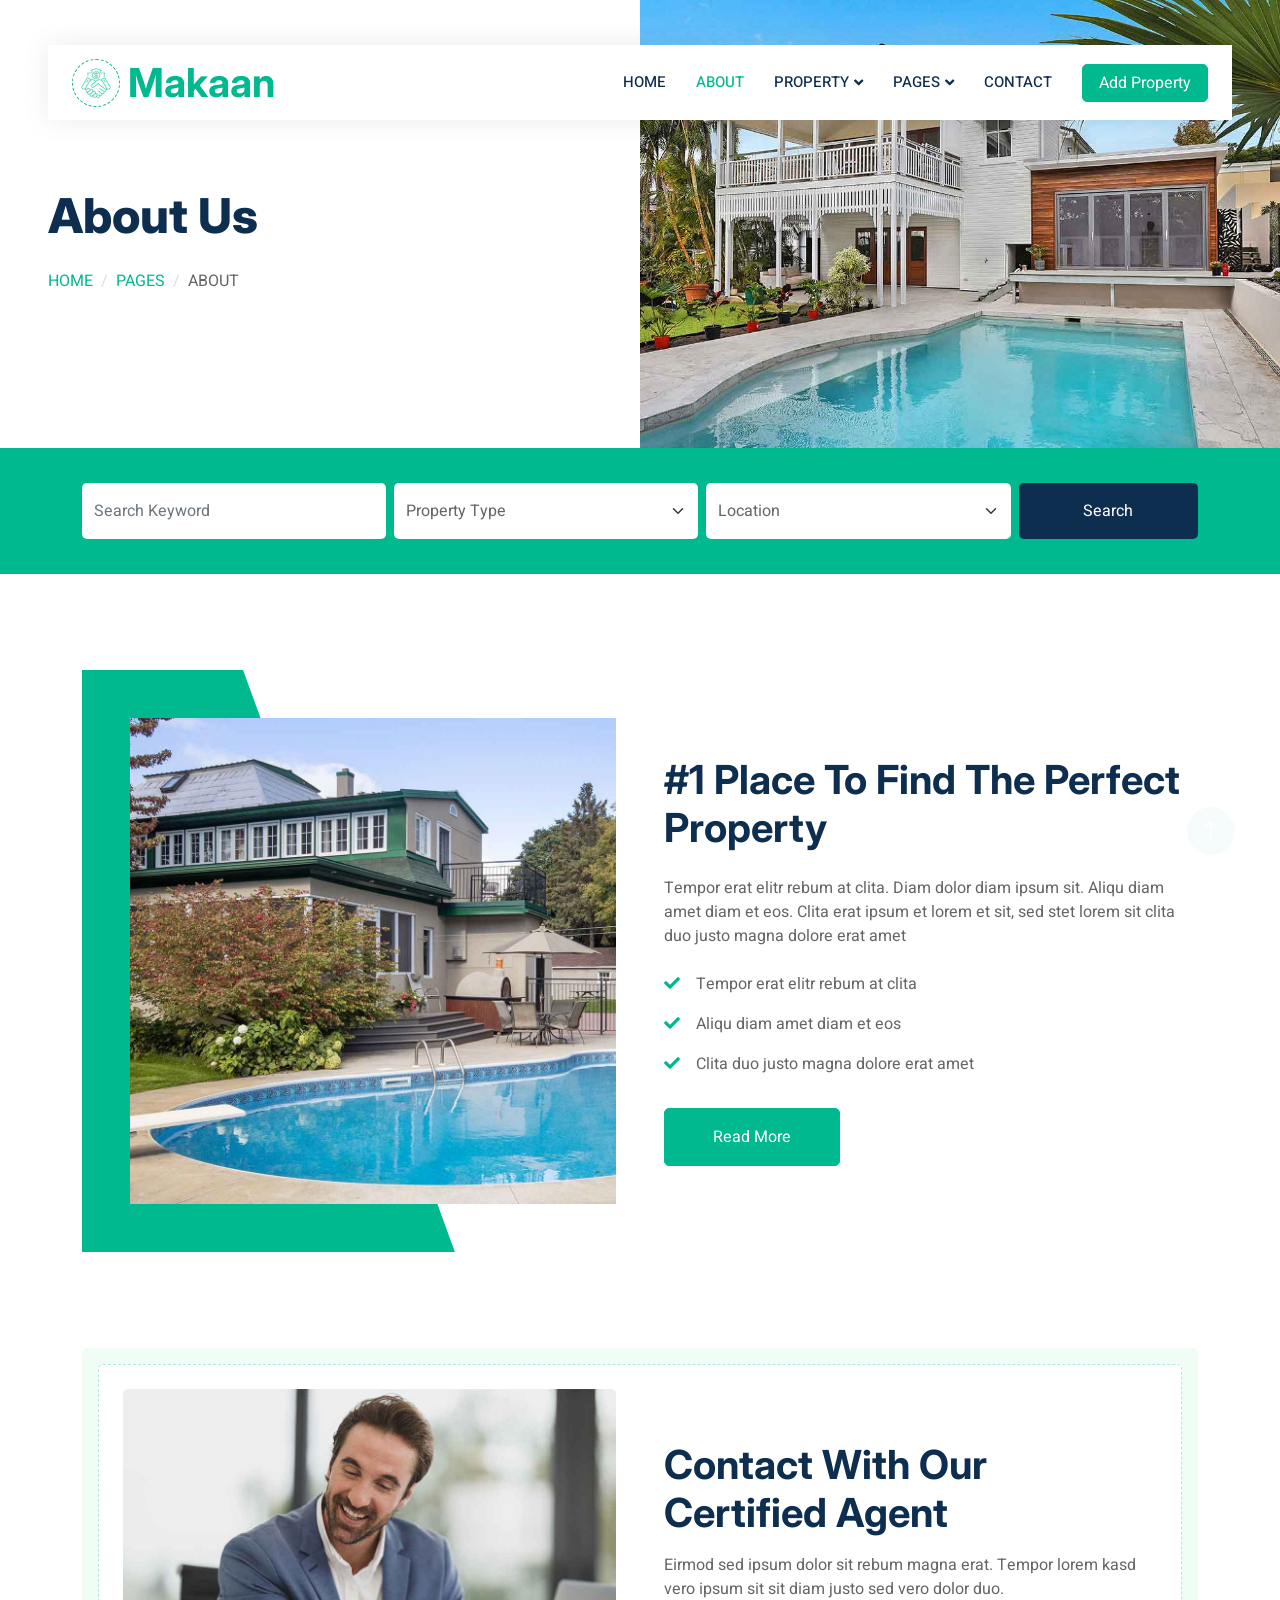
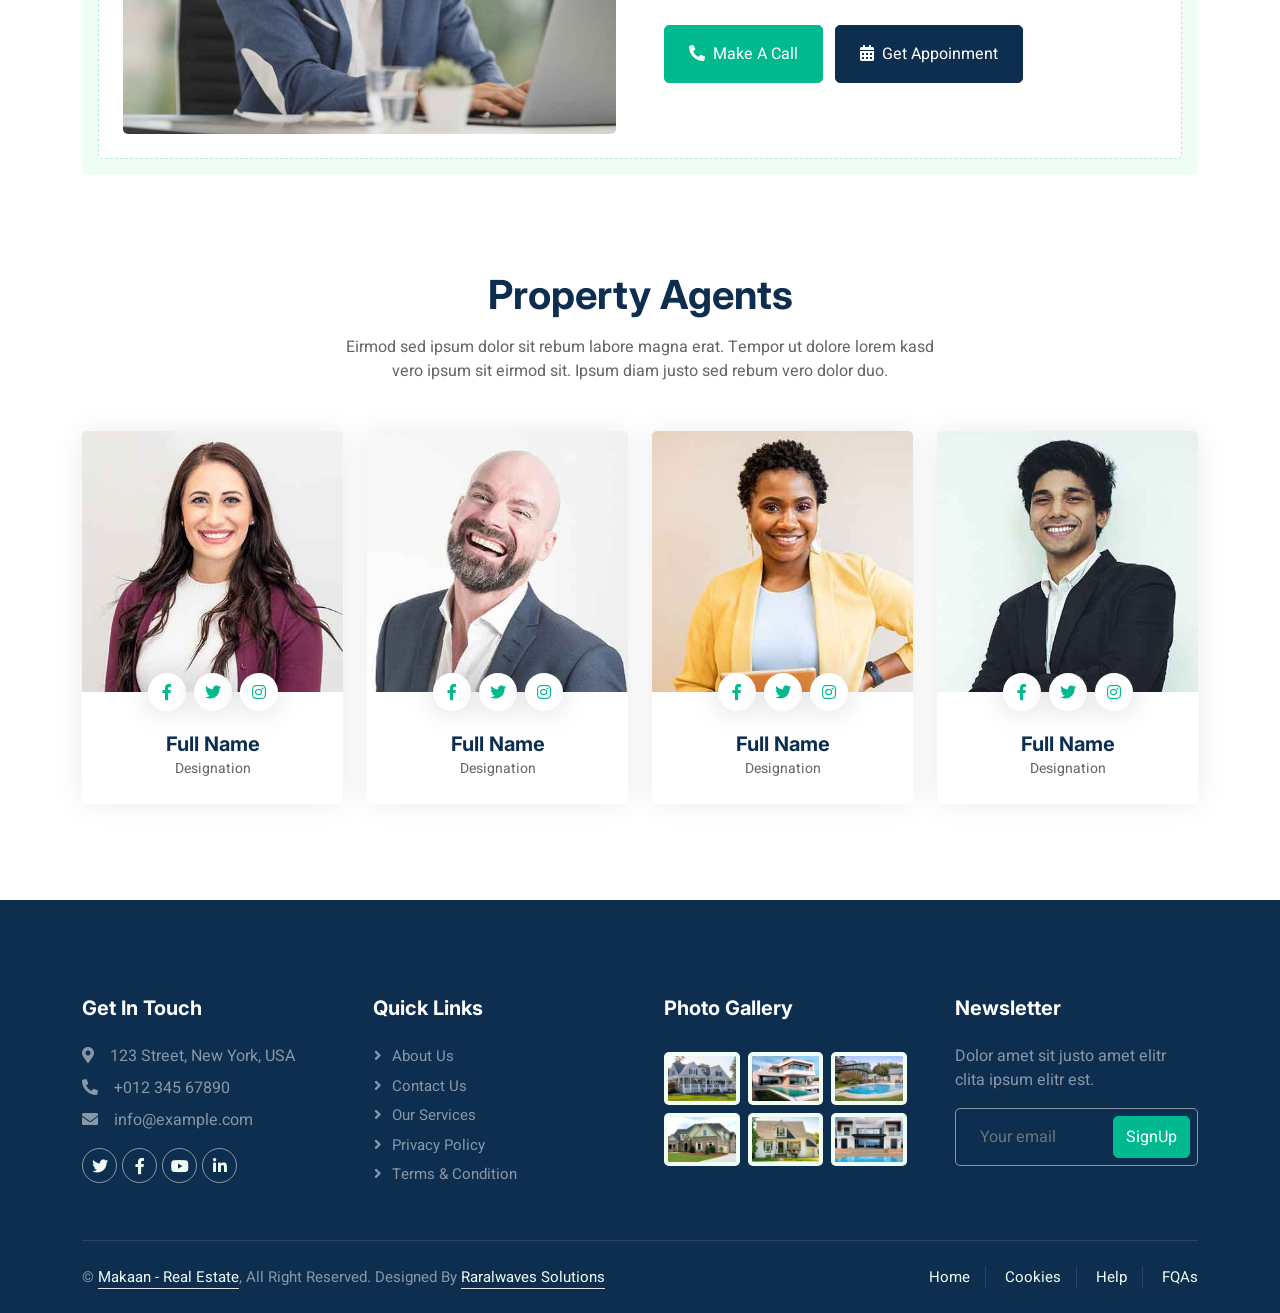
<file: about.html>
<!DOCTYPE html>
<html lang="en">

<head>
    <meta charset="utf-8">
    <title>Makaan - Real Estate</title>
    <meta content="width=device-width, initial-scale=1.0" name="viewport">
    <meta content="" name="keywords">
    <meta content="" name="description">

    <!-- Favicon -->
    <link href="img/favicon.ico" rel="icon">

    <!-- Google Web Fonts -->
    <link rel="preconnect" href="https://fonts.googleapis.com">
    <link rel="preconnect" href="https://fonts.gstatic.com" crossorigin>
    <link href="https://fonts.googleapis.com/css2?family=Heebo:wght@400;500;600&family=Inter:wght@700;800&display=swap" rel="stylesheet">
    
    <!-- Icon Font Stylesheet -->
    <link href="https://cdnjs.cloudflare.com/ajax/libs/font-awesome/5.10.0/css/all.min.css" rel="stylesheet">
    <link href="https://cdn.jsdelivr.net/npm/bootstrap-icons@1.4.1/font/bootstrap-icons.css" rel="stylesheet">

    <!-- Libraries Stylesheet -->
    <link href="lib/animate/animate.min.css" rel="stylesheet">
    <link href="lib/owlcarousel/assets/owl.carousel.min.css" rel="stylesheet">

    <!-- Customized Bootstrap Stylesheet -->
    <link href="css/bootstrap.min.css" rel="stylesheet">

    <!-- Template Stylesheet -->
    <link href="css/style.css" rel="stylesheet">
</head>

<body>
    <div class="container-xxl bg-white p-0">
        <!-- Spinner Start -->
        <div id="spinner" class="show bg-white position-fixed translate-middle w-100 vh-100 top-50 start-50 d-flex align-items-center justify-content-center">
            <div class="spinner-border text-primary" style="width: 3rem; height: 3rem;" role="status">
                <span class="sr-only">Loading...</span>
            </div>
        </div>
        <!-- Spinner End -->


        <!-- Navbar Start -->
        <div class="container-fluid nav-bar bg-transparent">
            <nav class="navbar navbar-expand-lg bg-white navbar-light py-0 px-4">
                <a href="index.html" class="navbar-brand d-flex align-items-center text-center">
                    <div class="icon p-2 me-2">
                        <img class="img-fluid" src="img/icon-deal.png" alt="Icon" style="width: 30px; height: 30px;">
                    </div>
                    <h1 class="m-0 text-primary">Makaan</h1>
                </a>
                <button type="button" class="navbar-toggler" data-bs-toggle="collapse" data-bs-target="#navbarCollapse">
                    <span class="navbar-toggler-icon"></span>
                </button>
                <div class="collapse navbar-collapse" id="navbarCollapse">
                    <div class="navbar-nav ms-auto">
                        <a href="index.html" class="nav-item nav-link">Home</a>
                        <a href="about.html" class="nav-item nav-link active">About</a>
                        <div class="nav-item dropdown">
                            <a href="#" class="nav-link dropdown-toggle" data-bs-toggle="dropdown">Property</a>
                            <div class="dropdown-menu rounded-0 m-0">
                                <a href="property-list.html" class="dropdown-item">Property List</a>
                                <a href="property-type.html" class="dropdown-item">Property Type</a>
                                <a href="property-agent.html" class="dropdown-item">Property Agent</a>
                            </div>
                        </div>
                        <div class="nav-item dropdown">
                            <a href="#" class="nav-link dropdown-toggle" data-bs-toggle="dropdown">Pages</a>
                            <div class="dropdown-menu rounded-0 m-0">
                                <a href="testimonial.html" class="dropdown-item">Testimonial</a>
                                <a href="404.html" class="dropdown-item">404 Error</a>
                            </div>
                        </div>
                        <a href="contact.html" class="nav-item nav-link">Contact</a>
                    </div>
                    <a href="" class="btn btn-primary px-3 d-none d-lg-flex">Add Property</a>
                </div>
            </nav>
        </div>
        <!-- Navbar End -->


        <!-- Header Start -->
        <div class="container-fluid header bg-white p-0">
            <div class="row g-0 align-items-center flex-column-reverse flex-md-row">
                <div class="col-md-6 p-5 mt-lg-5">
                    <h1 class="display-5 animated fadeIn mb-4">About Us</h1> 
                        <nav aria-label="breadcrumb animated fadeIn">
                        <ol class="breadcrumb text-uppercase">
                            <li class="breadcrumb-item"><a href="#">Home</a></li>
                            <li class="breadcrumb-item"><a href="#">Pages</a></li>
                            <li class="breadcrumb-item text-body active" aria-current="page">About</li>
                        </ol>
                    </nav>
                </div>
                <div class="col-md-6 animated fadeIn">
                    <img class="img-fluid" src="img/header.jpg" alt="">
                </div>
            </div>
        </div>
        <!-- Header End -->


        <!-- Search Start -->
        <div class="container-fluid bg-primary mb-5 wow fadeIn" data-wow-delay="0.1s" style="padding: 35px;">
            <div class="container">
                <div class="row g-2">
                    <div class="col-md-10">
                        <div class="row g-2">
                            <div class="col-md-4">
                                <input type="text" class="form-control border-0 py-3" placeholder="Search Keyword">
                            </div>
                            <div class="col-md-4">
                                <select class="form-select border-0 py-3">
                                    <option selected>Property Type</option>
                                    <option value="1">Property Type 1</option>
                                    <option value="2">Property Type 2</option>
                                    <option value="3">Property Type 3</option>
                                </select>
                            </div>
                            <div class="col-md-4">
                                <select class="form-select border-0 py-3">
                                    <option selected>Location</option>
                                    <option value="1">Location 1</option>
                                    <option value="2">Location 2</option>
                                    <option value="3">Location 3</option>
                                </select>
                            </div>
                        </div>
                    </div>
                    <div class="col-md-2">
                        <button class="btn btn-dark border-0 w-100 py-3">Search</button>
                    </div>
                </div>
            </div>
        </div>
        <!-- Search End -->


        <!-- About Start -->
        <div class="container-xxl py-5">
            <div class="container">
                <div class="row g-5 align-items-center">
                    <div class="col-lg-6 wow fadeIn" data-wow-delay="0.1s">
                        <div class="about-img position-relative overflow-hidden p-5 pe-0">
                            <img class="img-fluid w-100" src="img/about.jpg">
                        </div>
                    </div>
                    <div class="col-lg-6 wow fadeIn" data-wow-delay="0.5s">
                        <h1 class="mb-4">#1 Place To Find The Perfect Property</h1>
                        <p class="mb-4">Tempor erat elitr rebum at clita. Diam dolor diam ipsum sit. Aliqu diam amet diam et eos. Clita erat ipsum et lorem et sit, sed stet lorem sit clita duo justo magna dolore erat amet</p>
                        <p><i class="fa fa-check text-primary me-3"></i>Tempor erat elitr rebum at clita</p>
                        <p><i class="fa fa-check text-primary me-3"></i>Aliqu diam amet diam et eos</p>
                        <p><i class="fa fa-check text-primary me-3"></i>Clita duo justo magna dolore erat amet</p>
                        <a class="btn btn-primary py-3 px-5 mt-3" href="">Read More</a>
                    </div>
                </div>
            </div>
        </div>
        <!-- About End -->


        <!-- Call to Action Start -->
        <div class="container-xxl py-5">
            <div class="container">
                <div class="bg-light rounded p-3">
                    <div class="bg-white rounded p-4" style="border: 1px dashed rgba(0, 185, 142, .3)">
                        <div class="row g-5 align-items-center">
                            <div class="col-lg-6 wow fadeIn" data-wow-delay="0.1s">
                                <img class="img-fluid rounded w-100" src="img/call-to-action.jpg" alt="">
                            </div>
                            <div class="col-lg-6 wow fadeIn" data-wow-delay="0.5s">
                                <div class="mb-4">
                                    <h1 class="mb-3">Contact With Our Certified Agent</h1>
                                    <p>Eirmod sed ipsum dolor sit rebum magna erat. Tempor lorem kasd vero ipsum sit sit diam justo sed vero dolor duo.</p>
                                </div>
                                <a href="" class="btn btn-primary py-3 px-4 me-2"><i class="fa fa-phone-alt me-2"></i>Make A Call</a>
                                <a href="" class="btn btn-dark py-3 px-4"><i class="fa fa-calendar-alt me-2"></i>Get Appoinment</a>
                            </div>
                        </div>
                    </div>
                </div>
            </div>
        </div>
        <!-- Call to Action End -->


        <!-- Team Start -->
        <div class="container-xxl py-5">
            <div class="container">
                <div class="text-center mx-auto mb-5 wow fadeInUp" data-wow-delay="0.1s" style="max-width: 600px;">
                    <h1 class="mb-3">Property Agents</h1>
                    <p>Eirmod sed ipsum dolor sit rebum labore magna erat. Tempor ut dolore lorem kasd vero ipsum sit eirmod sit. Ipsum diam justo sed rebum vero dolor duo.</p>
                </div>
                <div class="row g-4">
                    <div class="col-lg-3 col-md-6 wow fadeInUp" data-wow-delay="0.1s">
                        <div class="team-item rounded overflow-hidden">
                            <div class="position-relative">
                                <img class="img-fluid" src="img/team-1.jpg" alt="">
                                <div class="position-absolute start-50 top-100 translate-middle d-flex align-items-center">
                                    <a class="btn btn-square mx-1" href=""><i class="fab fa-facebook-f"></i></a>
                                    <a class="btn btn-square mx-1" href=""><i class="fab fa-twitter"></i></a>
                                    <a class="btn btn-square mx-1" href=""><i class="fab fa-instagram"></i></a>
                                </div>
                            </div>
                            <div class="text-center p-4 mt-3">
                                <h5 class="fw-bold mb-0">Full Name</h5>
                                <small>Designation</small>
                            </div>
                        </div>
                    </div>
                    <div class="col-lg-3 col-md-6 wow fadeInUp" data-wow-delay="0.3s">
                        <div class="team-item rounded overflow-hidden">
                            <div class="position-relative">
                                <img class="img-fluid" src="img/team-2.jpg" alt="">
                                <div class="position-absolute start-50 top-100 translate-middle d-flex align-items-center">
                                    <a class="btn btn-square mx-1" href=""><i class="fab fa-facebook-f"></i></a>
                                    <a class="btn btn-square mx-1" href=""><i class="fab fa-twitter"></i></a>
                                    <a class="btn btn-square mx-1" href=""><i class="fab fa-instagram"></i></a>
                                </div>
                            </div>
                            <div class="text-center p-4 mt-3">
                                <h5 class="fw-bold mb-0">Full Name</h5>
                                <small>Designation</small>
                            </div>
                        </div>
                    </div>
                    <div class="col-lg-3 col-md-6 wow fadeInUp" data-wow-delay="0.5s">
                        <div class="team-item rounded overflow-hidden">
                            <div class="position-relative">
                                <img class="img-fluid" src="img/team-3.jpg" alt="">
                                <div class="position-absolute start-50 top-100 translate-middle d-flex align-items-center">
                                    <a class="btn btn-square mx-1" href=""><i class="fab fa-facebook-f"></i></a>
                                    <a class="btn btn-square mx-1" href=""><i class="fab fa-twitter"></i></a>
                                    <a class="btn btn-square mx-1" href=""><i class="fab fa-instagram"></i></a>
                                </div>
                            </div>
                            <div class="text-center p-4 mt-3">
                                <h5 class="fw-bold mb-0">Full Name</h5>
                                <small>Designation</small>
                            </div>
                        </div>
                    </div>
                    <div class="col-lg-3 col-md-6 wow fadeInUp" data-wow-delay="0.7s">
                        <div class="team-item rounded overflow-hidden">
                            <div class="position-relative">
                                <img class="img-fluid" src="img/team-4.jpg" alt="">
                                <div class="position-absolute start-50 top-100 translate-middle d-flex align-items-center">
                                    <a class="btn btn-square mx-1" href=""><i class="fab fa-facebook-f"></i></a>
                                    <a class="btn btn-square mx-1" href=""><i class="fab fa-twitter"></i></a>
                                    <a class="btn btn-square mx-1" href=""><i class="fab fa-instagram"></i></a>
                                </div>
                            </div>
                            <div class="text-center p-4 mt-3">
                                <h5 class="fw-bold mb-0">Full Name</h5>
                                <small>Designation</small>
                            </div>
                        </div>
                    </div>
                </div>
            </div>
        </div>
        <!-- Team End -->
        

        <!-- Footer Start -->
        <div class="container-fluid bg-dark text-white-50 footer pt-5 mt-5 wow fadeIn" data-wow-delay="0.1s">
            <div class="container py-5">
                <div class="row g-5">
                    <div class="col-lg-3 col-md-6">
                        <h5 class="text-white mb-4">Get In Touch</h5>
                        <p class="mb-2"><i class="fa fa-map-marker-alt me-3"></i>123 Street, New York, USA</p>
                        <p class="mb-2"><i class="fa fa-phone-alt me-3"></i>+012 345 67890</p>
                        <p class="mb-2"><i class="fa fa-envelope me-3"></i>info@example.com</p>
                        <div class="d-flex pt-2">
                            <a class="btn btn-outline-light btn-social" href=""><i class="fab fa-twitter"></i></a>
                            <a class="btn btn-outline-light btn-social" href=""><i class="fab fa-facebook-f"></i></a>
                            <a class="btn btn-outline-light btn-social" href=""><i class="fab fa-youtube"></i></a>
                            <a class="btn btn-outline-light btn-social" href=""><i class="fab fa-linkedin-in"></i></a>
                        </div>
                    </div>
                    <div class="col-lg-3 col-md-6">
                        <h5 class="text-white mb-4">Quick Links</h5>
                        <a class="btn btn-link text-white-50" href="">About Us</a>
                        <a class="btn btn-link text-white-50" href="">Contact Us</a>
                        <a class="btn btn-link text-white-50" href="">Our Services</a>
                        <a class="btn btn-link text-white-50" href="">Privacy Policy</a>
                        <a class="btn btn-link text-white-50" href="">Terms & Condition</a>
                    </div>
                    <div class="col-lg-3 col-md-6">
                        <h5 class="text-white mb-4">Photo Gallery</h5>
                        <div class="row g-2 pt-2">
                            <div class="col-4">
                                <img class="img-fluid rounded bg-light p-1" src="img/property-1.jpg" alt="">
                            </div>
                            <div class="col-4">
                                <img class="img-fluid rounded bg-light p-1" src="img/property-2.jpg" alt="">
                            </div>
                            <div class="col-4">
                                <img class="img-fluid rounded bg-light p-1" src="img/property-3.jpg" alt="">
                            </div>
                            <div class="col-4">
                                <img class="img-fluid rounded bg-light p-1" src="img/property-4.jpg" alt="">
                            </div>
                            <div class="col-4">
                                <img class="img-fluid rounded bg-light p-1" src="img/property-5.jpg" alt="">
                            </div>
                            <div class="col-4">
                                <img class="img-fluid rounded bg-light p-1" src="img/property-6.jpg" alt="">
                            </div>
                        </div>
                    </div>
                    <div class="col-lg-3 col-md-6">
                        <h5 class="text-white mb-4">Newsletter</h5>
                        <p>Dolor amet sit justo amet elitr clita ipsum elitr est.</p>
                        <div class="position-relative mx-auto" style="max-width: 400px;">
                            <input class="form-control bg-transparent w-100 py-3 ps-4 pe-5" type="text" placeholder="Your email">
                            <button type="button" class="btn btn-primary py-2 position-absolute top-0 end-0 mt-2 me-2">SignUp</button>
                        </div>
                    </div>
                </div>
            </div>
            <div class="container">
                <div class="copyright">
                    <div class="row">
                        <div class="col-md-6 text-center text-md-start mb-3 mb-md-0">
                            &copy; <a class="border-bottom" href="#">Makaan - Real Estate</a>, All Right Reserved. 
							
							
							Designed By <a class="border-bottom" href="https://raralwavessolutions.co.ke/">Raralwaves Solutions</a>
                        </div>
                        <div class="col-md-6 text-center text-md-end">
                            <div class="footer-menu">
                                <a href="">Home</a>
                                <a href="">Cookies</a>
                                <a href="">Help</a>
                                <a href="">FQAs</a>
                            </div>
                        </div>
                    </div>
                </div>
            </div>
        </div>
        <!-- Footer End -->


        <!-- Back to Top -->
        <a href="#" class="btn btn-lg btn-primary btn-lg-square back-to-top"><i class="bi bi-arrow-up"></i></a>
    </div>

    <!-- JavaScript Libraries -->
    <script src="https://code.jquery.com/jquery-3.4.1.min.js"></script>
    <script src="https://cdn.jsdelivr.net/npm/bootstrap@5.0.0/dist/js/bootstrap.bundle.min.js"></script>
    <script src="lib/wow/wow.min.js"></script>
    <script src="lib/easing/easing.min.js"></script>
    <script src="lib/waypoints/waypoints.min.js"></script>
    <script src="lib/owlcarousel/owl.carousel.min.js"></script>

    <!-- Template Javascript -->
    <script src="js/main.js"></script>
</body>


</html>
</file>
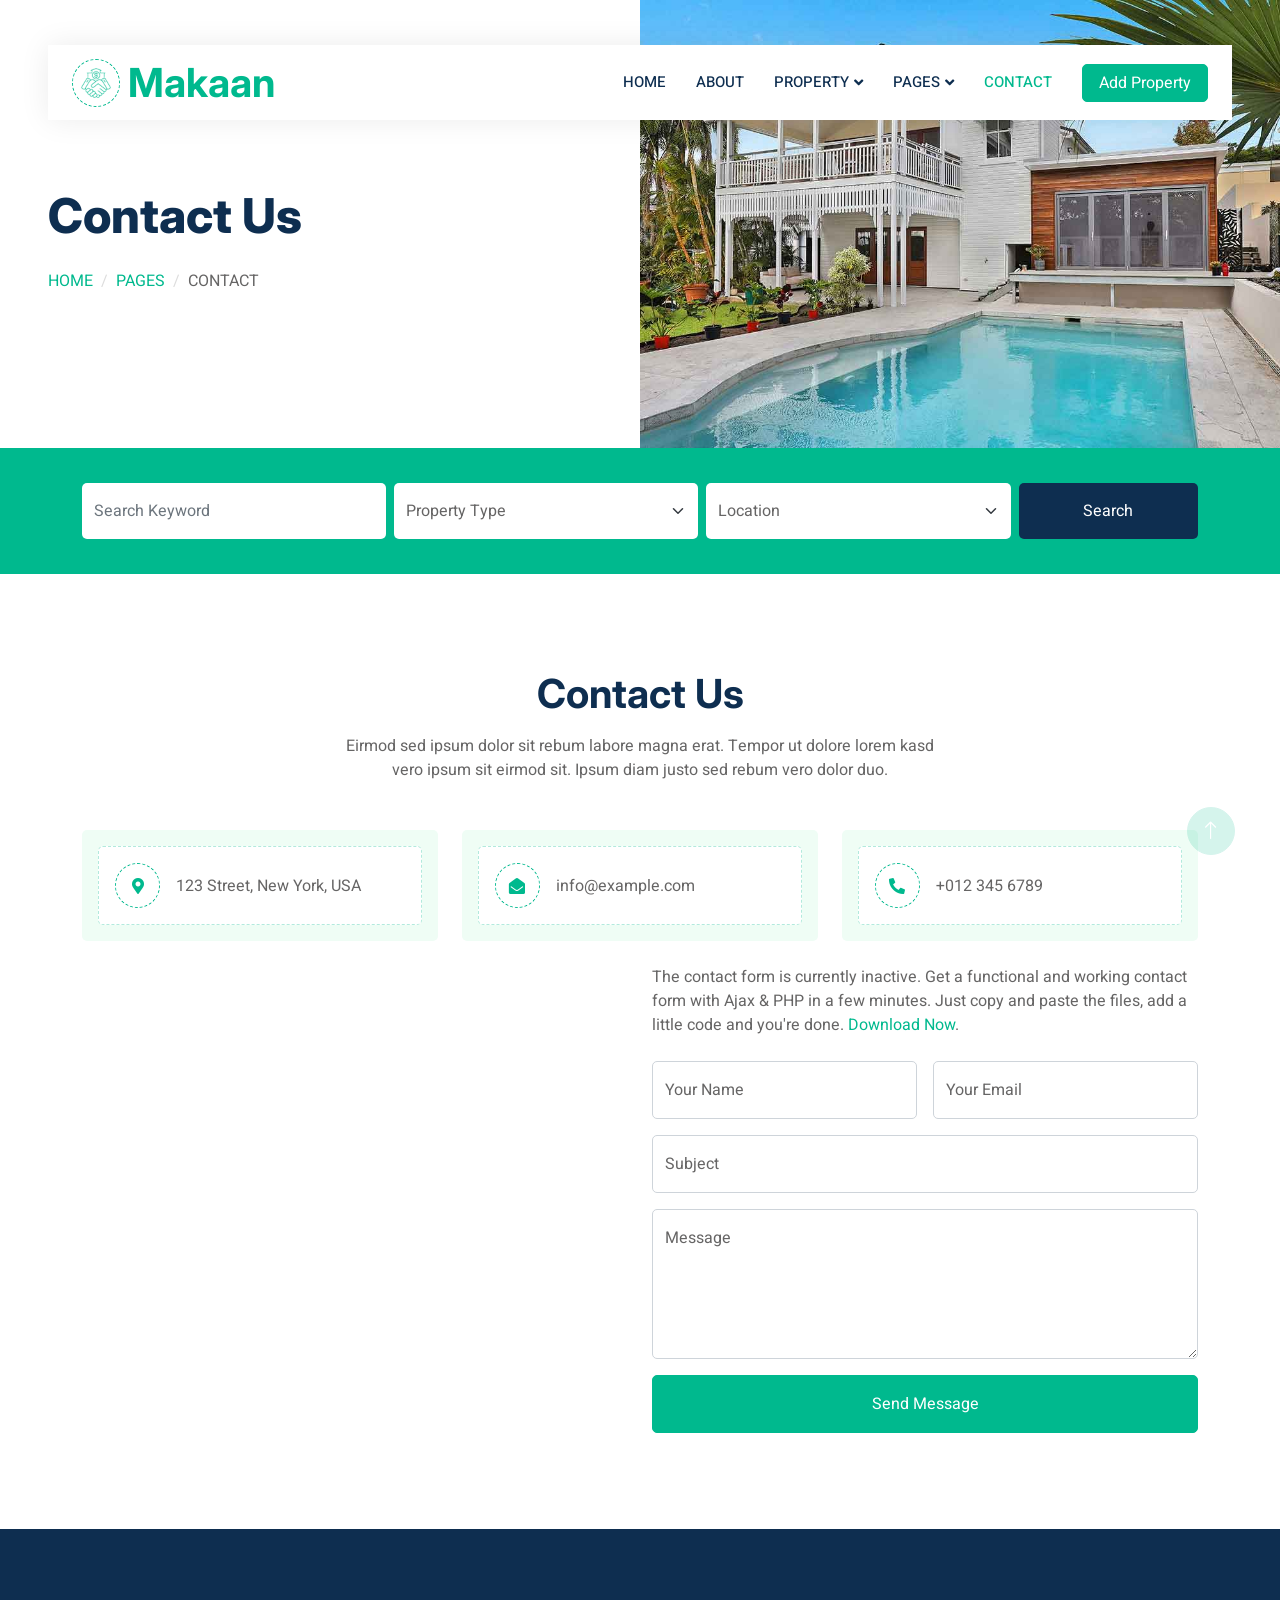
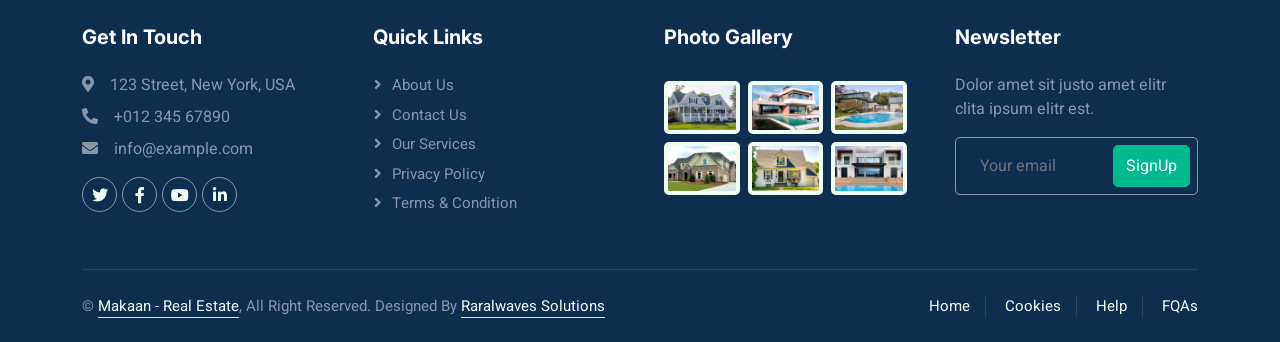
<file: contact.html>
<!DOCTYPE html>
<html lang="en">

<head>
    <meta charset="utf-8">
    <title>Makaan - Real Estate</title>
    <meta content="width=device-width, initial-scale=1.0" name="viewport">
    <meta content="" name="keywords">
    <meta content="" name="description">

    <!-- Favicon -->
    <link href="img/favicon.ico" rel="icon">

    <!-- Google Web Fonts -->
    <link rel="preconnect" href="https://fonts.googleapis.com">
    <link rel="preconnect" href="https://fonts.gstatic.com" crossorigin>
    <link href="https://fonts.googleapis.com/css2?family=Heebo:wght@400;500;600&family=Inter:wght@700;800&display=swap" rel="stylesheet">
    
    <!-- Icon Font Stylesheet -->
    <link href="https://cdnjs.cloudflare.com/ajax/libs/font-awesome/5.10.0/css/all.min.css" rel="stylesheet">
    <link href="https://cdn.jsdelivr.net/npm/bootstrap-icons@1.4.1/font/bootstrap-icons.css" rel="stylesheet">

    <!-- Libraries Stylesheet -->
    <link href="lib/animate/animate.min.css" rel="stylesheet">
    <link href="lib/owlcarousel/assets/owl.carousel.min.css" rel="stylesheet">

    <!-- Customized Bootstrap Stylesheet -->
    <link href="css/bootstrap.min.css" rel="stylesheet">

    <!-- Template Stylesheet -->
    <link href="css/style.css" rel="stylesheet">
</head>

<body>
    <div class="container-xxl bg-white p-0">
        <!-- Spinner Start -->
        <div id="spinner" class="show bg-white position-fixed translate-middle w-100 vh-100 top-50 start-50 d-flex align-items-center justify-content-center">
            <div class="spinner-border text-primary" style="width: 3rem; height: 3rem;" role="status">
                <span class="sr-only">Loading...</span>
            </div>
        </div>
        <!-- Spinner End -->


        <!-- Navbar Start -->
        <div class="container-fluid nav-bar bg-transparent">
            <nav class="navbar navbar-expand-lg bg-white navbar-light py-0 px-4">
                <a href="index.html" class="navbar-brand d-flex align-items-center text-center">
                    <div class="icon p-2 me-2">
                        <img class="img-fluid" src="img/icon-deal.png" alt="Icon" style="width: 30px; height: 30px;">
                    </div>
                    <h1 class="m-0 text-primary">Makaan</h1>
                </a>
                <button type="button" class="navbar-toggler" data-bs-toggle="collapse" data-bs-target="#navbarCollapse">
                    <span class="navbar-toggler-icon"></span>
                </button>
                <div class="collapse navbar-collapse" id="navbarCollapse">
                    <div class="navbar-nav ms-auto">
                        <a href="index.html" class="nav-item nav-link">Home</a>
                        <a href="about.html" class="nav-item nav-link">About</a>
                        <div class="nav-item dropdown">
                            <a href="#" class="nav-link dropdown-toggle" data-bs-toggle="dropdown">Property</a>
                            <div class="dropdown-menu rounded-0 m-0">
                                <a href="property-list.html" class="dropdown-item">Property List</a>
                                <a href="property-type.html" class="dropdown-item">Property Type</a>
                                <a href="property-agent.html" class="dropdown-item">Property Agent</a>
                            </div>
                        </div>
                        <div class="nav-item dropdown">
                            <a href="#" class="nav-link dropdown-toggle" data-bs-toggle="dropdown">Pages</a>
                            <div class="dropdown-menu rounded-0 m-0">
                                <a href="testimonial.html" class="dropdown-item">Testimonial</a>
                                <a href="404.html" class="dropdown-item">404 Error</a>
                            </div>
                        </div>
                        <a href="contact.html" class="nav-item nav-link active">Contact</a>
                    </div>
                    <a href="" class="btn btn-primary px-3 d-none d-lg-flex">Add Property</a>
                </div>
            </nav>
        </div>
        <!-- Navbar End -->


        <!-- Header Start -->
        <div class="container-fluid header bg-white p-0">
            <div class="row g-0 align-items-center flex-column-reverse flex-md-row">
                <div class="col-md-6 p-5 mt-lg-5">
                    <h1 class="display-5 animated fadeIn mb-4">Contact Us</h1> 
                        <nav aria-label="breadcrumb animated fadeIn">
                        <ol class="breadcrumb text-uppercase">
                            <li class="breadcrumb-item"><a href="#">Home</a></li>
                            <li class="breadcrumb-item"><a href="#">Pages</a></li>
                            <li class="breadcrumb-item text-body active" aria-current="page">Contact</li>
                        </ol>
                    </nav>
                </div>
                <div class="col-md-6 animated fadeIn">
                    <img class="img-fluid" src="img/header.jpg" alt="">
                </div>
            </div>
        </div>
        <!-- Header End -->


        <!-- Search Start -->
        <div class="container-fluid bg-primary mb-5 wow fadeIn" data-wow-delay="0.1s" style="padding: 35px;">
            <div class="container">
                <div class="row g-2">
                    <div class="col-md-10">
                        <div class="row g-2">
                            <div class="col-md-4">
                                <input type="text" class="form-control border-0 py-3" placeholder="Search Keyword">
                            </div>
                            <div class="col-md-4">
                                <select class="form-select border-0 py-3">
                                    <option selected>Property Type</option>
                                    <option value="1">Property Type 1</option>
                                    <option value="2">Property Type 2</option>
                                    <option value="3">Property Type 3</option>
                                </select>
                            </div>
                            <div class="col-md-4">
                                <select class="form-select border-0 py-3">
                                    <option selected>Location</option>
                                    <option value="1">Location 1</option>
                                    <option value="2">Location 2</option>
                                    <option value="3">Location 3</option>
                                </select>
                            </div>
                        </div>
                    </div>
                    <div class="col-md-2">
                        <button class="btn btn-dark border-0 w-100 py-3">Search</button>
                    </div>
                </div>
            </div>
        </div>
        <!-- Search End -->


        <!-- Contact Start -->
        <div class="container-xxl py-5">
            <div class="container">
                <div class="text-center mx-auto mb-5 wow fadeInUp" data-wow-delay="0.1s" style="max-width: 600px;">
                    <h1 class="mb-3">Contact Us</h1>
                    <p>Eirmod sed ipsum dolor sit rebum labore magna erat. Tempor ut dolore lorem kasd vero ipsum sit eirmod sit. Ipsum diam justo sed rebum vero dolor duo.</p>
                </div>
                <div class="row g-4">
                    <div class="col-12">
                        <div class="row gy-4">
                            <div class="col-md-6 col-lg-4 wow fadeIn" data-wow-delay="0.1s">
                                <div class="bg-light rounded p-3">
                                    <div class="d-flex align-items-center bg-white rounded p-3" style="border: 1px dashed rgba(0, 185, 142, .3)">
                                        <div class="icon me-3" style="width: 45px; height: 45px;">
                                            <i class="fa fa-map-marker-alt text-primary"></i>
                                        </div>
                                        <span>123 Street, New York, USA</span>
                                    </div>
                                </div>
                            </div>
                            <div class="col-md-6 col-lg-4 wow fadeIn" data-wow-delay="0.3s">
                                <div class="bg-light rounded p-3">
                                    <div class="d-flex align-items-center bg-white rounded p-3" style="border: 1px dashed rgba(0, 185, 142, .3)">
                                        <div class="icon me-3" style="width: 45px; height: 45px;">
                                            <i class="fa fa-envelope-open text-primary"></i>
                                        </div>
                                        <span>info@example.com</span>
                                    </div>
                                </div>
                            </div>
                            <div class="col-md-6 col-lg-4 wow fadeIn" data-wow-delay="0.5s">
                                <div class="bg-light rounded p-3">
                                    <div class="d-flex align-items-center bg-white rounded p-3" style="border: 1px dashed rgba(0, 185, 142, .3)">
                                        <div class="icon me-3" style="width: 45px; height: 45px;">
                                            <i class="fa fa-phone-alt text-primary"></i>
                                        </div>
                                        <span>+012 345 6789</span>
                                    </div>
                                </div>
                            </div>
                        </div>
                    </div>
                    <div class="col-md-6 wow fadeInUp" data-wow-delay="0.1s">
                        <iframe class="position-relative rounded w-100 h-100"
                            src="https://www.google.com/maps/embed?pb=!1m18!1m12!1m3!1d3001156.4288297426!2d-78.01371936852176!3d42.72876761954724!2m3!1f0!2f0!3f0!3m2!1i1024!2i768!4f13.1!3m3!1m2!1s0x4ccc4bf0f123a5a9%3A0xddcfc6c1de189567!2sNew%20York%2C%20USA!5e0!3m2!1sen!2sbd!4v1603794290143!5m2!1sen!2sbd"
                            frameborder="0" style="min-height: 400px; border:0;" allowfullscreen="" aria-hidden="false"
                            tabindex="0"></iframe>
                    </div>
                    <div class="col-md-6">
                        <div class="wow fadeInUp" data-wow-delay="0.5s">
                            <p class="mb-4">The contact form is currently inactive. Get a functional and working contact form with Ajax & PHP in a few minutes. Just copy and paste the files, add a little code and you're done. <a href="https://htmlcodex.com/contact-form">Download Now</a>.</p>
                            <form>
                                <div class="row g-3">
                                    <div class="col-md-6">
                                        <div class="form-floating">
                                            <input type="text" class="form-control" id="name" placeholder="Your Name">
                                            <label for="name">Your Name</label>
                                        </div>
                                    </div>
                                    <div class="col-md-6">
                                        <div class="form-floating">
                                            <input type="email" class="form-control" id="email" placeholder="Your Email">
                                            <label for="email">Your Email</label>
                                        </div>
                                    </div>
                                    <div class="col-12">
                                        <div class="form-floating">
                                            <input type="text" class="form-control" id="subject" placeholder="Subject">
                                            <label for="subject">Subject</label>
                                        </div>
                                    </div>
                                    <div class="col-12">
                                        <div class="form-floating">
                                            <textarea class="form-control" placeholder="Leave a message here" id="message" style="height: 150px"></textarea>
                                            <label for="message">Message</label>
                                        </div>
                                    </div>
                                    <div class="col-12">
                                        <button class="btn btn-primary w-100 py-3" type="submit">Send Message</button>
                                    </div>
                                </div>
                            </form>
                        </div>
                    </div>
                </div>
            </div>
        </div>
        <!-- Contact End -->


        <!-- Footer Start -->
        <div class="container-fluid bg-dark text-white-50 footer pt-5 mt-5 wow fadeIn" data-wow-delay="0.1s">
            <div class="container py-5">
                <div class="row g-5">
                    <div class="col-lg-3 col-md-6">
                        <h5 class="text-white mb-4">Get In Touch</h5>
                        <p class="mb-2"><i class="fa fa-map-marker-alt me-3"></i>123 Street, New York, USA</p>
                        <p class="mb-2"><i class="fa fa-phone-alt me-3"></i>+012 345 67890</p>
                        <p class="mb-2"><i class="fa fa-envelope me-3"></i>info@example.com</p>
                        <div class="d-flex pt-2">
                            <a class="btn btn-outline-light btn-social" href=""><i class="fab fa-twitter"></i></a>
                            <a class="btn btn-outline-light btn-social" href=""><i class="fab fa-facebook-f"></i></a>
                            <a class="btn btn-outline-light btn-social" href=""><i class="fab fa-youtube"></i></a>
                            <a class="btn btn-outline-light btn-social" href=""><i class="fab fa-linkedin-in"></i></a>
                        </div>
                    </div>
                    <div class="col-lg-3 col-md-6">
                        <h5 class="text-white mb-4">Quick Links</h5>
                        <a class="btn btn-link text-white-50" href="">About Us</a>
                        <a class="btn btn-link text-white-50" href="">Contact Us</a>
                        <a class="btn btn-link text-white-50" href="">Our Services</a>
                        <a class="btn btn-link text-white-50" href="">Privacy Policy</a>
                        <a class="btn btn-link text-white-50" href="">Terms & Condition</a>
                    </div>
                    <div class="col-lg-3 col-md-6">
                        <h5 class="text-white mb-4">Photo Gallery</h5>
                        <div class="row g-2 pt-2">
                            <div class="col-4">
                                <img class="img-fluid rounded bg-light p-1" src="img/property-1.jpg" alt="">
                            </div>
                            <div class="col-4">
                                <img class="img-fluid rounded bg-light p-1" src="img/property-2.jpg" alt="">
                            </div>
                            <div class="col-4">
                                <img class="img-fluid rounded bg-light p-1" src="img/property-3.jpg" alt="">
                            </div>
                            <div class="col-4">
                                <img class="img-fluid rounded bg-light p-1" src="img/property-4.jpg" alt="">
                            </div>
                            <div class="col-4">
                                <img class="img-fluid rounded bg-light p-1" src="img/property-5.jpg" alt="">
                            </div>
                            <div class="col-4">
                                <img class="img-fluid rounded bg-light p-1" src="img/property-6.jpg" alt="">
                            </div>
                        </div>
                    </div>
                    <div class="col-lg-3 col-md-6">
                        <h5 class="text-white mb-4">Newsletter</h5>
                        <p>Dolor amet sit justo amet elitr clita ipsum elitr est.</p>
                        <div class="position-relative mx-auto" style="max-width: 400px;">
                            <input class="form-control bg-transparent w-100 py-3 ps-4 pe-5" type="text" placeholder="Your email">
                            <button type="button" class="btn btn-primary py-2 position-absolute top-0 end-0 mt-2 me-2">SignUp</button>
                        </div>
                    </div>
                </div>
            </div>
            <div class="container">
                <div class="copyright">
                    <div class="row">
                        <div class="col-md-6 text-center text-md-start mb-3 mb-md-0">
                            &copy; <a class="border-bottom" href="#">Makaan - Real Estate</a>, All Right Reserved. 
							
							
							Designed By <a class="border-bottom" href="https://raralwavessolutions.co.ke/">Raralwaves Solutions</a>
                        </div>
                        <div class="col-md-6 text-center text-md-end">
                            <div class="footer-menu">
                                <a href="">Home</a>
                                <a href="">Cookies</a>
                                <a href="">Help</a>
                                <a href="">FQAs</a>
                            </div>
                        </div>
                    </div>
                </div>
            </div>
        </div>
        <!-- Footer End -->


        <!-- Back to Top -->
        <a href="#" class="btn btn-lg btn-primary btn-lg-square back-to-top"><i class="bi bi-arrow-up"></i></a>
    </div>

    <!-- JavaScript Libraries -->
    <script src="https://code.jquery.com/jquery-3.4.1.min.js"></script>
    <script src="https://cdn.jsdelivr.net/npm/bootstrap@5.0.0/dist/js/bootstrap.bundle.min.js"></script>
    <script src="lib/wow/wow.min.js"></script>
    <script src="lib/easing/easing.min.js"></script>
    <script src="lib/waypoints/waypoints.min.js"></script>
    <script src="lib/owlcarousel/owl.carousel.min.js"></script>

    <!-- Template Javascript -->
    <script src="js/main.js"></script>
</body>


</html>
</file>
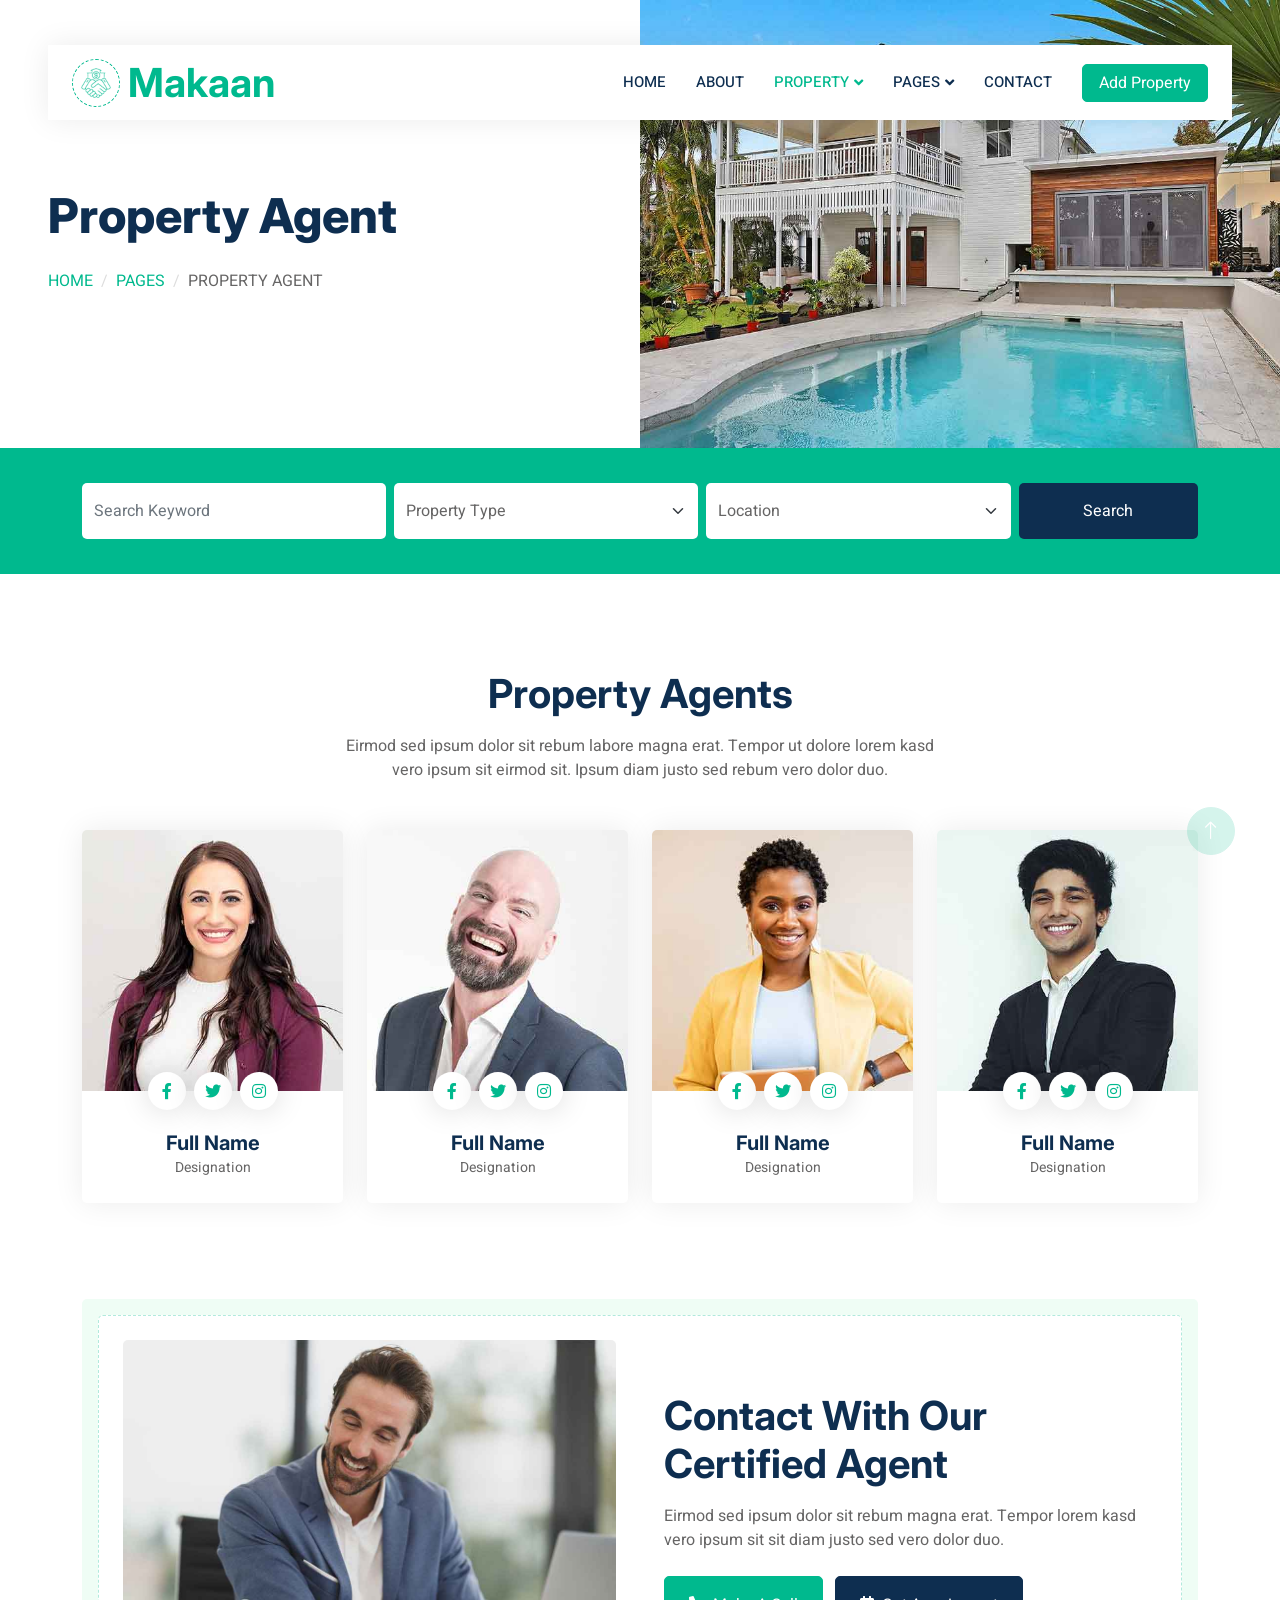
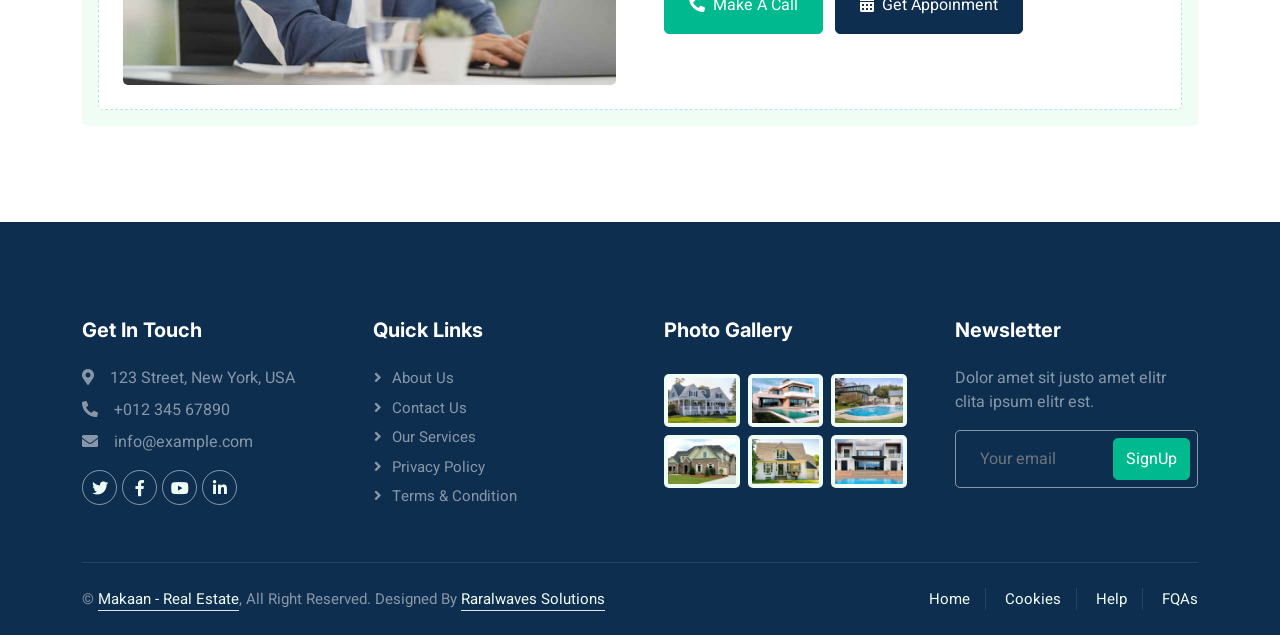
<file: property-agent.html>
<!DOCTYPE html>
<html lang="en">

<head>
    <meta charset="utf-8">
    <title>Makaan - Real Estate</title>
    <meta content="width=device-width, initial-scale=1.0" name="viewport">
    <meta content="" name="keywords">
    <meta content="" name="description">

    <!-- Favicon -->
    <link href="img/favicon.ico" rel="icon">

    <!-- Google Web Fonts -->
    <link rel="preconnect" href="https://fonts.googleapis.com">
    <link rel="preconnect" href="https://fonts.gstatic.com" crossorigin>
    <link href="https://fonts.googleapis.com/css2?family=Heebo:wght@400;500;600&family=Inter:wght@700;800&display=swap" rel="stylesheet">
    
    <!-- Icon Font Stylesheet -->
    <link href="https://cdnjs.cloudflare.com/ajax/libs/font-awesome/5.10.0/css/all.min.css" rel="stylesheet">
    <link href="https://cdn.jsdelivr.net/npm/bootstrap-icons@1.4.1/font/bootstrap-icons.css" rel="stylesheet">

    <!-- Libraries Stylesheet -->
    <link href="lib/animate/animate.min.css" rel="stylesheet">
    <link href="lib/owlcarousel/assets/owl.carousel.min.css" rel="stylesheet">

    <!-- Customized Bootstrap Stylesheet -->
    <link href="css/bootstrap.min.css" rel="stylesheet">

    <!-- Template Stylesheet -->
    <link href="css/style.css" rel="stylesheet">
</head>

<body>
    <div class="container-xxl bg-white p-0">
        <!-- Spinner Start -->
        <div id="spinner" class="show bg-white position-fixed translate-middle w-100 vh-100 top-50 start-50 d-flex align-items-center justify-content-center">
            <div class="spinner-border text-primary" style="width: 3rem; height: 3rem;" role="status">
                <span class="sr-only">Loading...</span>
            </div>
        </div>
        <!-- Spinner End -->


        <!-- Navbar Start -->
        <div class="container-fluid nav-bar bg-transparent">
            <nav class="navbar navbar-expand-lg bg-white navbar-light py-0 px-4">
                <a href="index.html" class="navbar-brand d-flex align-items-center text-center">
                    <div class="icon p-2 me-2">
                        <img class="img-fluid" src="img/icon-deal.png" alt="Icon" style="width: 30px; height: 30px;">
                    </div>
                    <h1 class="m-0 text-primary">Makaan</h1>
                </a>
                <button type="button" class="navbar-toggler" data-bs-toggle="collapse" data-bs-target="#navbarCollapse">
                    <span class="navbar-toggler-icon"></span>
                </button>
                <div class="collapse navbar-collapse" id="navbarCollapse">
                    <div class="navbar-nav ms-auto">
                        <a href="index.html" class="nav-item nav-link">Home</a>
                        <a href="about.html" class="nav-item nav-link">About</a>
                        <div class="nav-item dropdown">
                            <a href="#" class="nav-link dropdown-toggle active" data-bs-toggle="dropdown">Property</a>
                            <div class="dropdown-menu rounded-0 m-0">
                                <a href="property-list.html" class="dropdown-item">Property List</a>
                                <a href="property-type.html" class="dropdown-item">Property Type</a>
                                <a href="property-agent.html" class="dropdown-item active">Property Agent</a>
                            </div>
                        </div>
                        <div class="nav-item dropdown">
                            <a href="#" class="nav-link dropdown-toggle" data-bs-toggle="dropdown">Pages</a>
                            <div class="dropdown-menu rounded-0 m-0">
                                <a href="testimonial.html" class="dropdown-item">Testimonial</a>
                                <a href="404.html" class="dropdown-item">404 Error</a>
                            </div>
                        </div>
                        <a href="contact.html" class="nav-item nav-link">Contact</a>
                    </div>
                    <a href="" class="btn btn-primary px-3 d-none d-lg-flex">Add Property</a>
                </div>
            </nav>
        </div>
        <!-- Navbar End -->


        <!-- Header Start -->
        <div class="container-fluid header bg-white p-0">
            <div class="row g-0 align-items-center flex-column-reverse flex-md-row">
                <div class="col-md-6 p-5 mt-lg-5">
                    <h1 class="display-5 animated fadeIn mb-4">Property Agent</h1> 
                        <nav aria-label="breadcrumb animated fadeIn">
                        <ol class="breadcrumb text-uppercase">
                            <li class="breadcrumb-item"><a href="#">Home</a></li>
                            <li class="breadcrumb-item"><a href="#">Pages</a></li>
                            <li class="breadcrumb-item text-body active" aria-current="page">Property Agent</li>
                        </ol>
                    </nav>
                </div>
                <div class="col-md-6 animated fadeIn">
                    <img class="img-fluid" src="img/header.jpg" alt="">
                </div>
            </div>
        </div>
        <!-- Header End -->


        <!-- Search Start -->
        <div class="container-fluid bg-primary mb-5 wow fadeIn" data-wow-delay="0.1s" style="padding: 35px;">
            <div class="container">
                <div class="row g-2">
                    <div class="col-md-10">
                        <div class="row g-2">
                            <div class="col-md-4">
                                <input type="text" class="form-control border-0 py-3" placeholder="Search Keyword">
                            </div>
                            <div class="col-md-4">
                                <select class="form-select border-0 py-3">
                                    <option selected>Property Type</option>
                                    <option value="1">Property Type 1</option>
                                    <option value="2">Property Type 2</option>
                                    <option value="3">Property Type 3</option>
                                </select>
                            </div>
                            <div class="col-md-4">
                                <select class="form-select border-0 py-3">
                                    <option selected>Location</option>
                                    <option value="1">Location 1</option>
                                    <option value="2">Location 2</option>
                                    <option value="3">Location 3</option>
                                </select>
                            </div>
                        </div>
                    </div>
                    <div class="col-md-2">
                        <button class="btn btn-dark border-0 w-100 py-3">Search</button>
                    </div>
                </div>
            </div>
        </div>
        <!-- Search End -->


        <!-- Team Start -->
        <div class="container-xxl py-5">
            <div class="container">
                <div class="text-center mx-auto mb-5 wow fadeInUp" data-wow-delay="0.1s" style="max-width: 600px;">
                    <h1 class="mb-3">Property Agents</h1>
                    <p>Eirmod sed ipsum dolor sit rebum labore magna erat. Tempor ut dolore lorem kasd vero ipsum sit eirmod sit. Ipsum diam justo sed rebum vero dolor duo.</p>
                </div>
                <div class="row g-4">
                    <div class="col-lg-3 col-md-6 wow fadeInUp" data-wow-delay="0.1s">
                        <div class="team-item rounded overflow-hidden">
                            <div class="position-relative">
                                <img class="img-fluid" src="img/team-1.jpg" alt="">
                                <div class="position-absolute start-50 top-100 translate-middle d-flex align-items-center">
                                    <a class="btn btn-square mx-1" href=""><i class="fab fa-facebook-f"></i></a>
                                    <a class="btn btn-square mx-1" href=""><i class="fab fa-twitter"></i></a>
                                    <a class="btn btn-square mx-1" href=""><i class="fab fa-instagram"></i></a>
                                </div>
                            </div>
                            <div class="text-center p-4 mt-3">
                                <h5 class="fw-bold mb-0">Full Name</h5>
                                <small>Designation</small>
                            </div>
                        </div>
                    </div>
                    <div class="col-lg-3 col-md-6 wow fadeInUp" data-wow-delay="0.3s">
                        <div class="team-item rounded overflow-hidden">
                            <div class="position-relative">
                                <img class="img-fluid" src="img/team-2.jpg" alt="">
                                <div class="position-absolute start-50 top-100 translate-middle d-flex align-items-center">
                                    <a class="btn btn-square mx-1" href=""><i class="fab fa-facebook-f"></i></a>
                                    <a class="btn btn-square mx-1" href=""><i class="fab fa-twitter"></i></a>
                                    <a class="btn btn-square mx-1" href=""><i class="fab fa-instagram"></i></a>
                                </div>
                            </div>
                            <div class="text-center p-4 mt-3">
                                <h5 class="fw-bold mb-0">Full Name</h5>
                                <small>Designation</small>
                            </div>
                        </div>
                    </div>
                    <div class="col-lg-3 col-md-6 wow fadeInUp" data-wow-delay="0.5s">
                        <div class="team-item rounded overflow-hidden">
                            <div class="position-relative">
                                <img class="img-fluid" src="img/team-3.jpg" alt="">
                                <div class="position-absolute start-50 top-100 translate-middle d-flex align-items-center">
                                    <a class="btn btn-square mx-1" href=""><i class="fab fa-facebook-f"></i></a>
                                    <a class="btn btn-square mx-1" href=""><i class="fab fa-twitter"></i></a>
                                    <a class="btn btn-square mx-1" href=""><i class="fab fa-instagram"></i></a>
                                </div>
                            </div>
                            <div class="text-center p-4 mt-3">
                                <h5 class="fw-bold mb-0">Full Name</h5>
                                <small>Designation</small>
                            </div>
                        </div>
                    </div>
                    <div class="col-lg-3 col-md-6 wow fadeInUp" data-wow-delay="0.7s">
                        <div class="team-item rounded overflow-hidden">
                            <div class="position-relative">
                                <img class="img-fluid" src="img/team-4.jpg" alt="">
                                <div class="position-absolute start-50 top-100 translate-middle d-flex align-items-center">
                                    <a class="btn btn-square mx-1" href=""><i class="fab fa-facebook-f"></i></a>
                                    <a class="btn btn-square mx-1" href=""><i class="fab fa-twitter"></i></a>
                                    <a class="btn btn-square mx-1" href=""><i class="fab fa-instagram"></i></a>
                                </div>
                            </div>
                            <div class="text-center p-4 mt-3">
                                <h5 class="fw-bold mb-0">Full Name</h5>
                                <small>Designation</small>
                            </div>
                        </div>
                    </div>
                </div>
            </div>
        </div>
        <!-- Team End -->


        <!-- Call to Action Start -->
        <div class="container-xxl py-5">
            <div class="container">
                <div class="bg-light rounded p-3">
                    <div class="bg-white rounded p-4" style="border: 1px dashed rgba(0, 185, 142, .3)">
                        <div class="row g-5 align-items-center">
                            <div class="col-lg-6 wow fadeIn" data-wow-delay="0.1s">
                                <img class="img-fluid rounded w-100" src="img/call-to-action.jpg" alt="">
                            </div>
                            <div class="col-lg-6 wow fadeIn" data-wow-delay="0.5s">
                                <div class="mb-4">
                                    <h1 class="mb-3">Contact With Our Certified Agent</h1>
                                    <p>Eirmod sed ipsum dolor sit rebum magna erat. Tempor lorem kasd vero ipsum sit sit diam justo sed vero dolor duo.</p>
                                </div>
                                <a href="" class="btn btn-primary py-3 px-4 me-2"><i class="fa fa-phone-alt me-2"></i>Make A Call</a>
                                <a href="" class="btn btn-dark py-3 px-4"><i class="fa fa-calendar-alt me-2"></i>Get Appoinment</a>
                            </div>
                        </div>
                    </div>
                </div>
            </div>
        </div>
        <!-- Call to Action End -->
        

        <!-- Footer Start -->
        <div class="container-fluid bg-dark text-white-50 footer pt-5 mt-5 wow fadeIn" data-wow-delay="0.1s">
            <div class="container py-5">
                <div class="row g-5">
                    <div class="col-lg-3 col-md-6">
                        <h5 class="text-white mb-4">Get In Touch</h5>
                        <p class="mb-2"><i class="fa fa-map-marker-alt me-3"></i>123 Street, New York, USA</p>
                        <p class="mb-2"><i class="fa fa-phone-alt me-3"></i>+012 345 67890</p>
                        <p class="mb-2"><i class="fa fa-envelope me-3"></i>info@example.com</p>
                        <div class="d-flex pt-2">
                            <a class="btn btn-outline-light btn-social" href=""><i class="fab fa-twitter"></i></a>
                            <a class="btn btn-outline-light btn-social" href=""><i class="fab fa-facebook-f"></i></a>
                            <a class="btn btn-outline-light btn-social" href=""><i class="fab fa-youtube"></i></a>
                            <a class="btn btn-outline-light btn-social" href=""><i class="fab fa-linkedin-in"></i></a>
                        </div>
                    </div>
                    <div class="col-lg-3 col-md-6">
                        <h5 class="text-white mb-4">Quick Links</h5>
                        <a class="btn btn-link text-white-50" href="">About Us</a>
                        <a class="btn btn-link text-white-50" href="">Contact Us</a>
                        <a class="btn btn-link text-white-50" href="">Our Services</a>
                        <a class="btn btn-link text-white-50" href="">Privacy Policy</a>
                        <a class="btn btn-link text-white-50" href="">Terms & Condition</a>
                    </div>
                    <div class="col-lg-3 col-md-6">
                        <h5 class="text-white mb-4">Photo Gallery</h5>
                        <div class="row g-2 pt-2">
                            <div class="col-4">
                                <img class="img-fluid rounded bg-light p-1" src="img/property-1.jpg" alt="">
                            </div>
                            <div class="col-4">
                                <img class="img-fluid rounded bg-light p-1" src="img/property-2.jpg" alt="">
                            </div>
                            <div class="col-4">
                                <img class="img-fluid rounded bg-light p-1" src="img/property-3.jpg" alt="">
                            </div>
                            <div class="col-4">
                                <img class="img-fluid rounded bg-light p-1" src="img/property-4.jpg" alt="">
                            </div>
                            <div class="col-4">
                                <img class="img-fluid rounded bg-light p-1" src="img/property-5.jpg" alt="">
                            </div>
                            <div class="col-4">
                                <img class="img-fluid rounded bg-light p-1" src="img/property-6.jpg" alt="">
                            </div>
                        </div>
                    </div>
                    <div class="col-lg-3 col-md-6">
                        <h5 class="text-white mb-4">Newsletter</h5>
                        <p>Dolor amet sit justo amet elitr clita ipsum elitr est.</p>
                        <div class="position-relative mx-auto" style="max-width: 400px;">
                            <input class="form-control bg-transparent w-100 py-3 ps-4 pe-5" type="text" placeholder="Your email">
                            <button type="button" class="btn btn-primary py-2 position-absolute top-0 end-0 mt-2 me-2">SignUp</button>
                        </div>
                    </div>
                </div>
            </div>
            <div class="container">
                <div class="copyright">
                    <div class="row">
                        <div class="col-md-6 text-center text-md-start mb-3 mb-md-0">
                            &copy; <a class="border-bottom" href="#">Makaan - Real Estate</a>, All Right Reserved. 
							
							
							Designed By <a class="border-bottom" href="https://raralwavessolutions.co.ke/">Raralwaves Solutions</a>
                        </div>
                        <div class="col-md-6 text-center text-md-end">
                            <div class="footer-menu">
                                <a href="">Home</a>
                                <a href="">Cookies</a>
                                <a href="">Help</a>
                                <a href="">FQAs</a>
                            </div>
                        </div>
                    </div>
                </div>
            </div>
        </div>
        <!-- Footer End -->


        <!-- Back to Top -->
        <a href="#" class="btn btn-lg btn-primary btn-lg-square back-to-top"><i class="bi bi-arrow-up"></i></a>
    </div>

    <!-- JavaScript Libraries -->
    <script src="https://code.jquery.com/jquery-3.4.1.min.js"></script>
    <script src="https://cdn.jsdelivr.net/npm/bootstrap@5.0.0/dist/js/bootstrap.bundle.min.js"></script>
    <script src="lib/wow/wow.min.js"></script>
    <script src="lib/easing/easing.min.js"></script>
    <script src="lib/waypoints/waypoints.min.js"></script>
    <script src="lib/owlcarousel/owl.carousel.min.js"></script>

    <!-- Template Javascript -->
    <script src="js/main.js"></script>
</body>


</html>
</file>
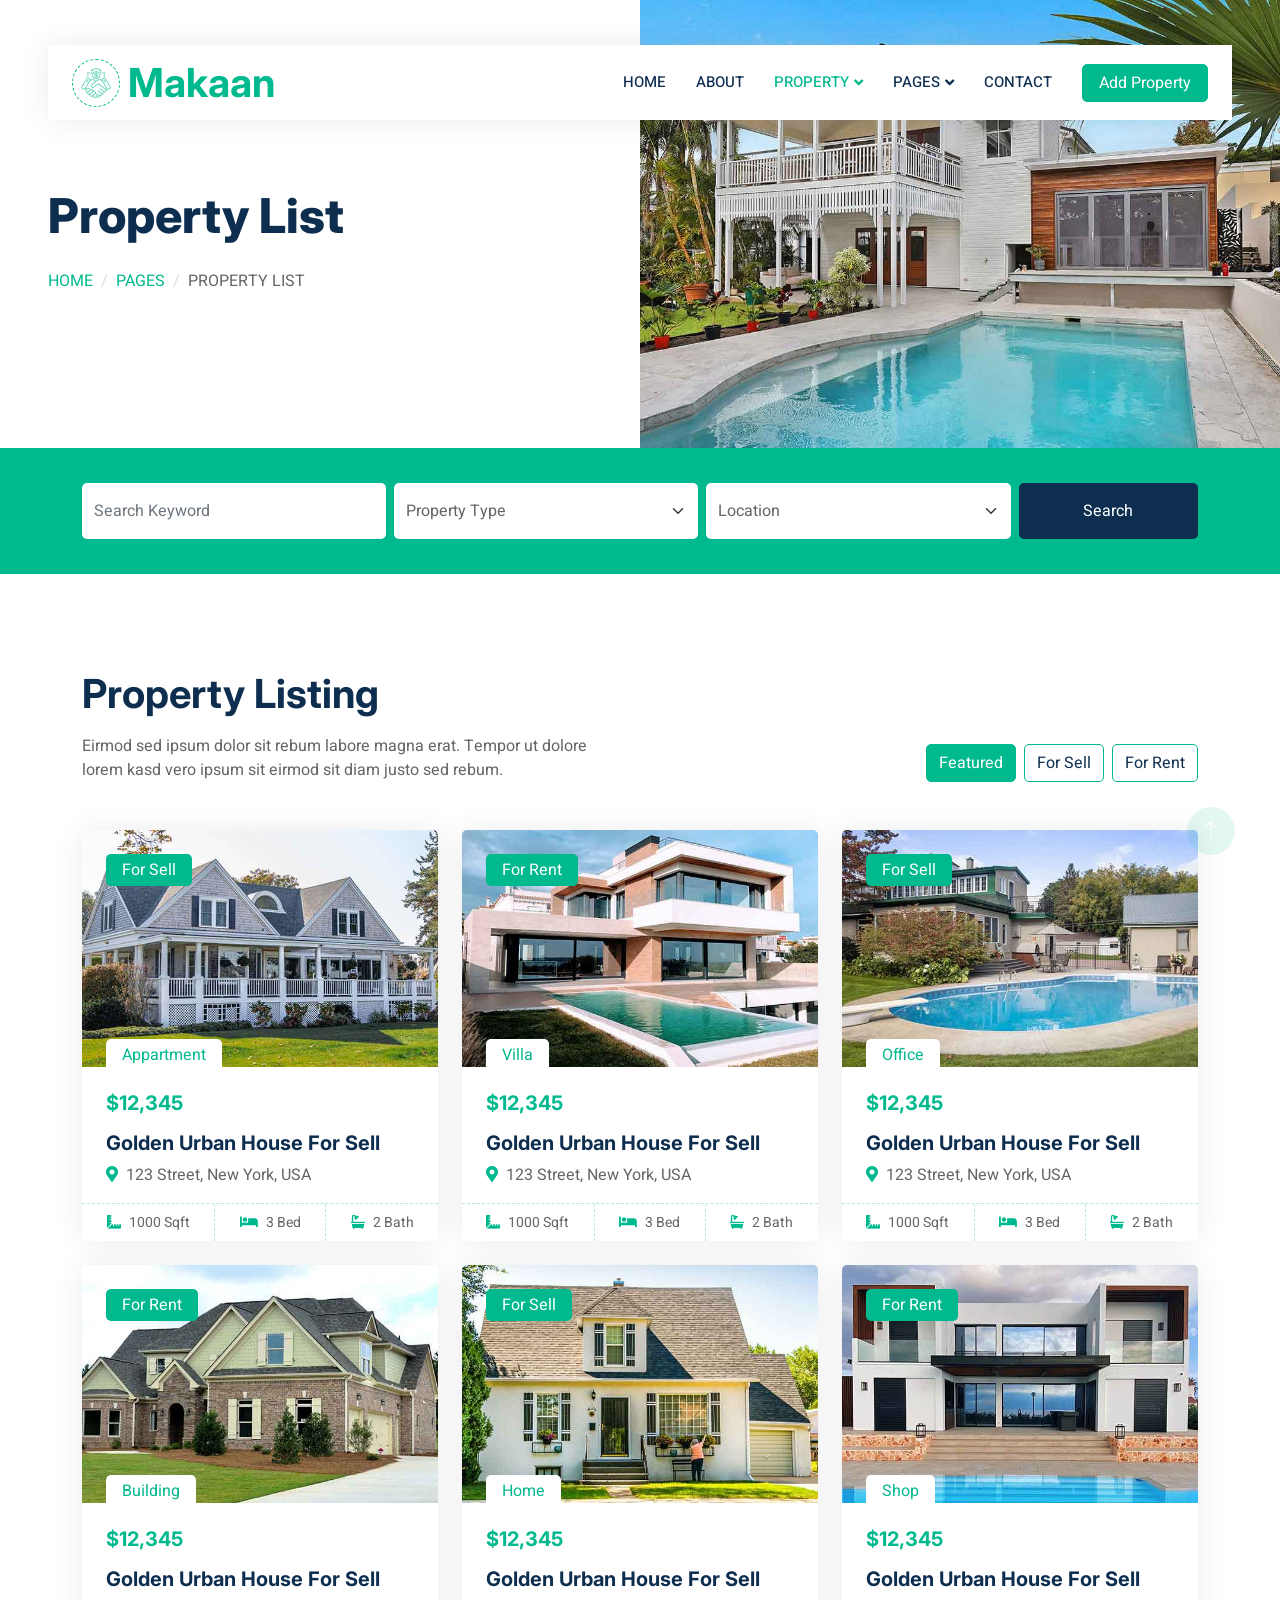
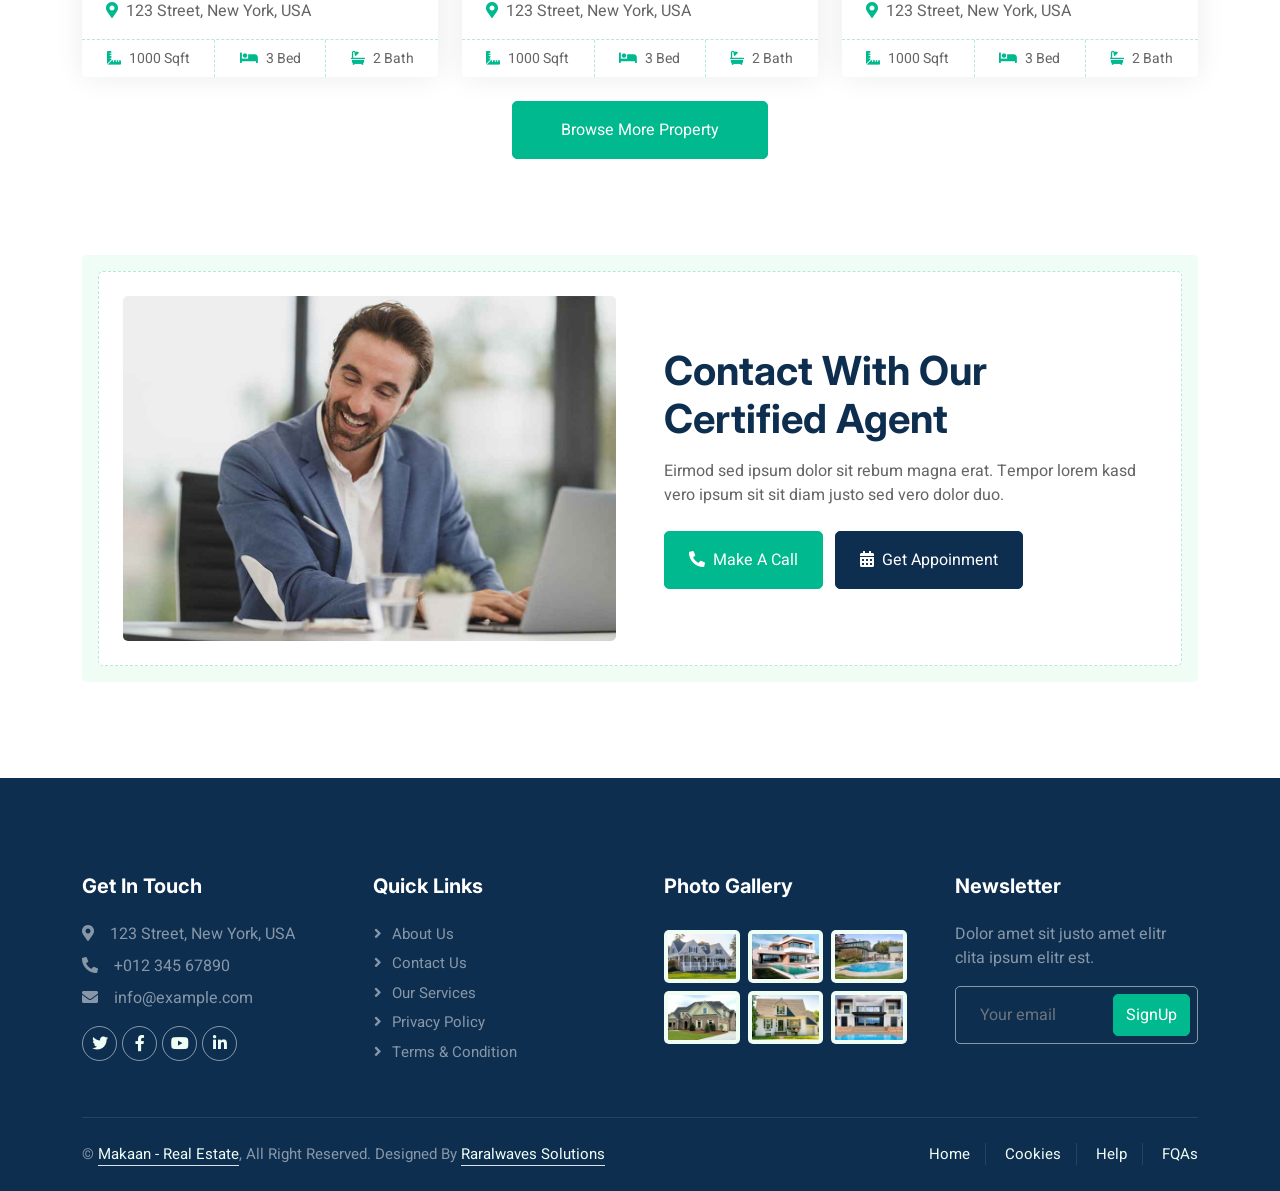
<file: property-list.html>
<!DOCTYPE html>
<html lang="en">

<head>
    <meta charset="utf-8">
    <title>Makaan - Real Estate</title>
    <meta content="width=device-width, initial-scale=1.0" name="viewport">
    <meta content="" name="keywords">
    <meta content="" name="description">

    <!-- Favicon -->
    <link href="img/favicon.ico" rel="icon">

    <!-- Google Web Fonts -->
    <link rel="preconnect" href="https://fonts.googleapis.com">
    <link rel="preconnect" href="https://fonts.gstatic.com" crossorigin>
    <link href="https://fonts.googleapis.com/css2?family=Heebo:wght@400;500;600&family=Inter:wght@700;800&display=swap" rel="stylesheet">
    
    <!-- Icon Font Stylesheet -->
    <link href="https://cdnjs.cloudflare.com/ajax/libs/font-awesome/5.10.0/css/all.min.css" rel="stylesheet">
    <link href="https://cdn.jsdelivr.net/npm/bootstrap-icons@1.4.1/font/bootstrap-icons.css" rel="stylesheet">

    <!-- Libraries Stylesheet -->
    <link href="lib/animate/animate.min.css" rel="stylesheet">
    <link href="lib/owlcarousel/assets/owl.carousel.min.css" rel="stylesheet">

    <!-- Customized Bootstrap Stylesheet -->
    <link href="css/bootstrap.min.css" rel="stylesheet">

    <!-- Template Stylesheet -->
    <link href="css/style.css" rel="stylesheet">
</head>

<body>
    <div class="container-xxl bg-white p-0">
        <!-- Spinner Start -->
        <div id="spinner" class="show bg-white position-fixed translate-middle w-100 vh-100 top-50 start-50 d-flex align-items-center justify-content-center">
            <div class="spinner-border text-primary" style="width: 3rem; height: 3rem;" role="status">
                <span class="sr-only">Loading...</span>
            </div>
        </div>
        <!-- Spinner End -->


        <!-- Navbar Start -->
        <div class="container-fluid nav-bar bg-transparent">
            <nav class="navbar navbar-expand-lg bg-white navbar-light py-0 px-4">
                <a href="index.html" class="navbar-brand d-flex align-items-center text-center">
                    <div class="icon p-2 me-2">
                        <img class="img-fluid" src="img/icon-deal.png" alt="Icon" style="width: 30px; height: 30px;">
                    </div>
                    <h1 class="m-0 text-primary">Makaan</h1>
                </a>
                <button type="button" class="navbar-toggler" data-bs-toggle="collapse" data-bs-target="#navbarCollapse">
                    <span class="navbar-toggler-icon"></span>
                </button>
                <div class="collapse navbar-collapse" id="navbarCollapse">
                    <div class="navbar-nav ms-auto">
                        <a href="index.html" class="nav-item nav-link">Home</a>
                        <a href="about.html" class="nav-item nav-link">About</a>
                        <div class="nav-item dropdown">
                            <a href="#" class="nav-link dropdown-toggle active" data-bs-toggle="dropdown">Property</a>
                            <div class="dropdown-menu rounded-0 m-0">
                                <a href="property-list.html" class="dropdown-item active">Property List</a>
                                <a href="property-type.html" class="dropdown-item">Property Type</a>
                                <a href="property-agent.html" class="dropdown-item">Property Agent</a>
                            </div>
                        </div>
                        <div class="nav-item dropdown">
                            <a href="#" class="nav-link dropdown-toggle" data-bs-toggle="dropdown">Pages</a>
                            <div class="dropdown-menu rounded-0 m-0">
                                <a href="testimonial.html" class="dropdown-item">Testimonial</a>
                                <a href="404.html" class="dropdown-item">404 Error</a>
                            </div>
                        </div>
                        <a href="contact.html" class="nav-item nav-link">Contact</a>
                    </div>
                    <a href="" class="btn btn-primary px-3 d-none d-lg-flex">Add Property</a>
                </div>
            </nav>
        </div>
        <!-- Navbar End -->


        <!-- Header Start -->
        <div class="container-fluid header bg-white p-0">
            <div class="row g-0 align-items-center flex-column-reverse flex-md-row">
                <div class="col-md-6 p-5 mt-lg-5">
                    <h1 class="display-5 animated fadeIn mb-4">Property List</h1> 
                        <nav aria-label="breadcrumb animated fadeIn">
                        <ol class="breadcrumb text-uppercase">
                            <li class="breadcrumb-item"><a href="#">Home</a></li>
                            <li class="breadcrumb-item"><a href="#">Pages</a></li>
                            <li class="breadcrumb-item text-body active" aria-current="page">Property List</li>
                        </ol>
                    </nav>
                </div>
                <div class="col-md-6 animated fadeIn">
                    <img class="img-fluid" src="img/header.jpg" alt="">
                </div>
            </div>
        </div>
        <!-- Header End -->


        <!-- Search Start -->
        <div class="container-fluid bg-primary mb-5 wow fadeIn" data-wow-delay="0.1s" style="padding: 35px;">
            <div class="container">
                <div class="row g-2">
                    <div class="col-md-10">
                        <div class="row g-2">
                            <div class="col-md-4">
                                <input type="text" class="form-control border-0 py-3" placeholder="Search Keyword">
                            </div>
                            <div class="col-md-4">
                                <select class="form-select border-0 py-3">
                                    <option selected>Property Type</option>
                                    <option value="1">Property Type 1</option>
                                    <option value="2">Property Type 2</option>
                                    <option value="3">Property Type 3</option>
                                </select>
                            </div>
                            <div class="col-md-4">
                                <select class="form-select border-0 py-3">
                                    <option selected>Location</option>
                                    <option value="1">Location 1</option>
                                    <option value="2">Location 2</option>
                                    <option value="3">Location 3</option>
                                </select>
                            </div>
                        </div>
                    </div>
                    <div class="col-md-2">
                        <button class="btn btn-dark border-0 w-100 py-3">Search</button>
                    </div>
                </div>
            </div>
        </div>
        <!-- Search End -->


        <!-- Property List Start -->
        <div class="container-xxl py-5">
            <div class="container">
                <div class="row g-0 gx-5 align-items-end">
                    <div class="col-lg-6">
                        <div class="text-start mx-auto mb-5 wow slideInLeft" data-wow-delay="0.1s">
                            <h1 class="mb-3">Property Listing</h1>
                            <p>Eirmod sed ipsum dolor sit rebum labore magna erat. Tempor ut dolore lorem kasd vero ipsum sit eirmod sit diam justo sed rebum.</p>
                        </div>
                    </div>
                    <div class="col-lg-6 text-start text-lg-end wow slideInRight" data-wow-delay="0.1s">
                        <ul class="nav nav-pills d-inline-flex justify-content-end mb-5">
                            <li class="nav-item me-2">
                                <a class="btn btn-outline-primary active" data-bs-toggle="pill" href="#tab-1">Featured</a>
                            </li>
                            <li class="nav-item me-2">
                                <a class="btn btn-outline-primary" data-bs-toggle="pill" href="#tab-2">For Sell</a>
                            </li>
                            <li class="nav-item me-0">
                                <a class="btn btn-outline-primary" data-bs-toggle="pill" href="#tab-3">For Rent</a>
                            </li>
                        </ul>
                    </div>
                </div>
                <div class="tab-content">
                    <div id="tab-1" class="tab-pane fade show p-0 active">
                        <div class="row g-4">
                            <div class="col-lg-4 col-md-6 wow fadeInUp" data-wow-delay="0.1s">
                                <div class="property-item rounded overflow-hidden">
                                    <div class="position-relative overflow-hidden">
                                        <a href=""><img class="img-fluid" src="img/property-1.jpg" alt=""></a>
                                        <div class="bg-primary rounded text-white position-absolute start-0 top-0 m-4 py-1 px-3">For Sell</div>
                                        <div class="bg-white rounded-top text-primary position-absolute start-0 bottom-0 mx-4 pt-1 px-3">Appartment</div>
                                    </div>
                                    <div class="p-4 pb-0">
                                        <h5 class="text-primary mb-3">$12,345</h5>
                                        <a class="d-block h5 mb-2" href="">Golden Urban House For Sell</a>
                                        <p><i class="fa fa-map-marker-alt text-primary me-2"></i>123 Street, New York, USA</p>
                                    </div>
                                    <div class="d-flex border-top">
                                        <small class="flex-fill text-center border-end py-2"><i class="fa fa-ruler-combined text-primary me-2"></i>1000 Sqft</small>
                                        <small class="flex-fill text-center border-end py-2"><i class="fa fa-bed text-primary me-2"></i>3 Bed</small>
                                        <small class="flex-fill text-center py-2"><i class="fa fa-bath text-primary me-2"></i>2 Bath</small>
                                    </div>
                                </div>
                            </div>
                            <div class="col-lg-4 col-md-6 wow fadeInUp" data-wow-delay="0.3s">
                                <div class="property-item rounded overflow-hidden">
                                    <div class="position-relative overflow-hidden">
                                        <a href=""><img class="img-fluid" src="img/property-2.jpg" alt=""></a>
                                        <div class="bg-primary rounded text-white position-absolute start-0 top-0 m-4 py-1 px-3">For Rent</div>
                                        <div class="bg-white rounded-top text-primary position-absolute start-0 bottom-0 mx-4 pt-1 px-3">Villa</div>
                                    </div>
                                    <div class="p-4 pb-0">
                                        <h5 class="text-primary mb-3">$12,345</h5>
                                        <a class="d-block h5 mb-2" href="">Golden Urban House For Sell</a>
                                        <p><i class="fa fa-map-marker-alt text-primary me-2"></i>123 Street, New York, USA</p>
                                    </div>
                                    <div class="d-flex border-top">
                                        <small class="flex-fill text-center border-end py-2"><i class="fa fa-ruler-combined text-primary me-2"></i>1000 Sqft</small>
                                        <small class="flex-fill text-center border-end py-2"><i class="fa fa-bed text-primary me-2"></i>3 Bed</small>
                                        <small class="flex-fill text-center py-2"><i class="fa fa-bath text-primary me-2"></i>2 Bath</small>
                                    </div>
                                </div>
                            </div>
                            <div class="col-lg-4 col-md-6 wow fadeInUp" data-wow-delay="0.5s">
                                <div class="property-item rounded overflow-hidden">
                                    <div class="position-relative overflow-hidden">
                                        <a href=""><img class="img-fluid" src="img/property-3.jpg" alt=""></a>
                                        <div class="bg-primary rounded text-white position-absolute start-0 top-0 m-4 py-1 px-3">For Sell</div>
                                        <div class="bg-white rounded-top text-primary position-absolute start-0 bottom-0 mx-4 pt-1 px-3">Office</div>
                                    </div>
                                    <div class="p-4 pb-0">
                                        <h5 class="text-primary mb-3">$12,345</h5>
                                        <a class="d-block h5 mb-2" href="">Golden Urban House For Sell</a>
                                        <p><i class="fa fa-map-marker-alt text-primary me-2"></i>123 Street, New York, USA</p>
                                    </div>
                                    <div class="d-flex border-top">
                                        <small class="flex-fill text-center border-end py-2"><i class="fa fa-ruler-combined text-primary me-2"></i>1000 Sqft</small>
                                        <small class="flex-fill text-center border-end py-2"><i class="fa fa-bed text-primary me-2"></i>3 Bed</small>
                                        <small class="flex-fill text-center py-2"><i class="fa fa-bath text-primary me-2"></i>2 Bath</small>
                                    </div>
                                </div>
                            </div>
                            <div class="col-lg-4 col-md-6 wow fadeInUp" data-wow-delay="0.1s">
                                <div class="property-item rounded overflow-hidden">
                                    <div class="position-relative overflow-hidden">
                                        <a href=""><img class="img-fluid" src="img/property-4.jpg" alt=""></a>
                                        <div class="bg-primary rounded text-white position-absolute start-0 top-0 m-4 py-1 px-3">For Rent</div>
                                        <div class="bg-white rounded-top text-primary position-absolute start-0 bottom-0 mx-4 pt-1 px-3">Building</div>
                                    </div>
                                    <div class="p-4 pb-0">
                                        <h5 class="text-primary mb-3">$12,345</h5>
                                        <a class="d-block h5 mb-2" href="">Golden Urban House For Sell</a>
                                        <p><i class="fa fa-map-marker-alt text-primary me-2"></i>123 Street, New York, USA</p>
                                    </div>
                                    <div class="d-flex border-top">
                                        <small class="flex-fill text-center border-end py-2"><i class="fa fa-ruler-combined text-primary me-2"></i>1000 Sqft</small>
                                        <small class="flex-fill text-center border-end py-2"><i class="fa fa-bed text-primary me-2"></i>3 Bed</small>
                                        <small class="flex-fill text-center py-2"><i class="fa fa-bath text-primary me-2"></i>2 Bath</small>
                                    </div>
                                </div>
                            </div>
                            <div class="col-lg-4 col-md-6 wow fadeInUp" data-wow-delay="0.3s">
                                <div class="property-item rounded overflow-hidden">
                                    <div class="position-relative overflow-hidden">
                                        <a href=""><img class="img-fluid" src="img/property-5.jpg" alt=""></a>
                                        <div class="bg-primary rounded text-white position-absolute start-0 top-0 m-4 py-1 px-3">For Sell</div>
                                        <div class="bg-white rounded-top text-primary position-absolute start-0 bottom-0 mx-4 pt-1 px-3">Home</div>
                                    </div>
                                    <div class="p-4 pb-0">
                                        <h5 class="text-primary mb-3">$12,345</h5>
                                        <a class="d-block h5 mb-2" href="">Golden Urban House For Sell</a>
                                        <p><i class="fa fa-map-marker-alt text-primary me-2"></i>123 Street, New York, USA</p>
                                    </div>
                                    <div class="d-flex border-top">
                                        <small class="flex-fill text-center border-end py-2"><i class="fa fa-ruler-combined text-primary me-2"></i>1000 Sqft</small>
                                        <small class="flex-fill text-center border-end py-2"><i class="fa fa-bed text-primary me-2"></i>3 Bed</small>
                                        <small class="flex-fill text-center py-2"><i class="fa fa-bath text-primary me-2"></i>2 Bath</small>
                                    </div>
                                </div>
                            </div>
                            <div class="col-lg-4 col-md-6 wow fadeInUp" data-wow-delay="0.5s">
                                <div class="property-item rounded overflow-hidden">
                                    <div class="position-relative overflow-hidden">
                                        <a href=""><img class="img-fluid" src="img/property-6.jpg" alt=""></a>
                                        <div class="bg-primary rounded text-white position-absolute start-0 top-0 m-4 py-1 px-3">For Rent</div>
                                        <div class="bg-white rounded-top text-primary position-absolute start-0 bottom-0 mx-4 pt-1 px-3">Shop</div>
                                    </div>
                                    <div class="p-4 pb-0">
                                        <h5 class="text-primary mb-3">$12,345</h5>
                                        <a class="d-block h5 mb-2" href="">Golden Urban House For Sell</a>
                                        <p><i class="fa fa-map-marker-alt text-primary me-2"></i>123 Street, New York, USA</p>
                                    </div>
                                    <div class="d-flex border-top">
                                        <small class="flex-fill text-center border-end py-2"><i class="fa fa-ruler-combined text-primary me-2"></i>1000 Sqft</small>
                                        <small class="flex-fill text-center border-end py-2"><i class="fa fa-bed text-primary me-2"></i>3 Bed</small>
                                        <small class="flex-fill text-center py-2"><i class="fa fa-bath text-primary me-2"></i>2 Bath</small>
                                    </div>
                                </div>
                            </div>
                            <div class="col-12 text-center wow fadeInUp" data-wow-delay="0.1s">
                                <a class="btn btn-primary py-3 px-5" href="">Browse More Property</a>
                            </div>
                        </div>
                    </div>
                    <div id="tab-2" class="tab-pane fade show p-0">
                        <div class="row g-4">
                            <div class="col-lg-4 col-md-6">
                                <div class="property-item rounded overflow-hidden">
                                    <div class="position-relative overflow-hidden">
                                        <a href=""><img class="img-fluid" src="img/property-1.jpg" alt=""></a>
                                        <div class="bg-primary rounded text-white position-absolute start-0 top-0 m-4 py-1 px-3">For Sell</div>
                                        <div class="bg-white rounded-top text-primary position-absolute start-0 bottom-0 mx-4 pt-1 px-3">Appartment</div>
                                    </div>
                                    <div class="p-4 pb-0">
                                        <h5 class="text-primary mb-3">$12,345</h5>
                                        <a class="d-block h5 mb-2" href="">Golden Urban House For Sell</a>
                                        <p><i class="fa fa-map-marker-alt text-primary me-2"></i>123 Street, New York, USA</p>
                                    </div>
                                    <div class="d-flex border-top">
                                        <small class="flex-fill text-center border-end py-2"><i class="fa fa-ruler-combined text-primary me-2"></i>1000 Sqft</small>
                                        <small class="flex-fill text-center border-end py-2"><i class="fa fa-bed text-primary me-2"></i>3 Bed</small>
                                        <small class="flex-fill text-center py-2"><i class="fa fa-bath text-primary me-2"></i>2 Bath</small>
                                    </div>
                                </div>
                            </div>
                            <div class="col-lg-4 col-md-6">
                                <div class="property-item rounded overflow-hidden">
                                    <div class="position-relative overflow-hidden">
                                        <a href=""><img class="img-fluid" src="img/property-2.jpg" alt=""></a>
                                        <div class="bg-primary rounded text-white position-absolute start-0 top-0 m-4 py-1 px-3">For Rent</div>
                                        <div class="bg-white rounded-top text-primary position-absolute start-0 bottom-0 mx-4 pt-1 px-3">Villa</div>
                                    </div>
                                    <div class="p-4 pb-0">
                                        <h5 class="text-primary mb-3">$12,345</h5>
                                        <a class="d-block h5 mb-2" href="">Golden Urban House For Sell</a>
                                        <p><i class="fa fa-map-marker-alt text-primary me-2"></i>123 Street, New York, USA</p>
                                    </div>
                                    <div class="d-flex border-top">
                                        <small class="flex-fill text-center border-end py-2"><i class="fa fa-ruler-combined text-primary me-2"></i>1000 Sqft</small>
                                        <small class="flex-fill text-center border-end py-2"><i class="fa fa-bed text-primary me-2"></i>3 Bed</small>
                                        <small class="flex-fill text-center py-2"><i class="fa fa-bath text-primary me-2"></i>2 Bath</small>
                                    </div>
                                </div>
                            </div>
                            <div class="col-lg-4 col-md-6">
                                <div class="property-item rounded overflow-hidden">
                                    <div class="position-relative overflow-hidden">
                                        <a href=""><img class="img-fluid" src="img/property-3.jpg" alt=""></a>
                                        <div class="bg-primary rounded text-white position-absolute start-0 top-0 m-4 py-1 px-3">For Sell</div>
                                        <div class="bg-white rounded-top text-primary position-absolute start-0 bottom-0 mx-4 pt-1 px-3">Office</div>
                                    </div>
                                    <div class="p-4 pb-0">
                                        <h5 class="text-primary mb-3">$12,345</h5>
                                        <a class="d-block h5 mb-2" href="">Golden Urban House For Sell</a>
                                        <p><i class="fa fa-map-marker-alt text-primary me-2"></i>123 Street, New York, USA</p>
                                    </div>
                                    <div class="d-flex border-top">
                                        <small class="flex-fill text-center border-end py-2"><i class="fa fa-ruler-combined text-primary me-2"></i>1000 Sqft</small>
                                        <small class="flex-fill text-center border-end py-2"><i class="fa fa-bed text-primary me-2"></i>3 Bed</small>
                                        <small class="flex-fill text-center py-2"><i class="fa fa-bath text-primary me-2"></i>2 Bath</small>
                                    </div>
                                </div>
                            </div>
                            <div class="col-lg-4 col-md-6">
                                <div class="property-item rounded overflow-hidden">
                                    <div class="position-relative overflow-hidden">
                                        <a href=""><img class="img-fluid" src="img/property-4.jpg" alt=""></a>
                                        <div class="bg-primary rounded text-white position-absolute start-0 top-0 m-4 py-1 px-3">For Rent</div>
                                        <div class="bg-white rounded-top text-primary position-absolute start-0 bottom-0 mx-4 pt-1 px-3">Building</div>
                                    </div>
                                    <div class="p-4 pb-0">
                                        <h5 class="text-primary mb-3">$12,345</h5>
                                        <a class="d-block h5 mb-2" href="">Golden Urban House For Sell</a>
                                        <p><i class="fa fa-map-marker-alt text-primary me-2"></i>123 Street, New York, USA</p>
                                    </div>
                                    <div class="d-flex border-top">
                                        <small class="flex-fill text-center border-end py-2"><i class="fa fa-ruler-combined text-primary me-2"></i>1000 Sqft</small>
                                        <small class="flex-fill text-center border-end py-2"><i class="fa fa-bed text-primary me-2"></i>3 Bed</small>
                                        <small class="flex-fill text-center py-2"><i class="fa fa-bath text-primary me-2"></i>2 Bath</small>
                                    </div>
                                </div>
                            </div>
                            <div class="col-lg-4 col-md-6">
                                <div class="property-item rounded overflow-hidden">
                                    <div class="position-relative overflow-hidden">
                                        <a href=""><img class="img-fluid" src="img/property-5.jpg" alt=""></a>
                                        <div class="bg-primary rounded text-white position-absolute start-0 top-0 m-4 py-1 px-3">For Sell</div>
                                        <div class="bg-white rounded-top text-primary position-absolute start-0 bottom-0 mx-4 pt-1 px-3">Home</div>
                                    </div>
                                    <div class="p-4 pb-0">
                                        <h5 class="text-primary mb-3">$12,345</h5>
                                        <a class="d-block h5 mb-2" href="">Golden Urban House For Sell</a>
                                        <p><i class="fa fa-map-marker-alt text-primary me-2"></i>123 Street, New York, USA</p>
                                    </div>
                                    <div class="d-flex border-top">
                                        <small class="flex-fill text-center border-end py-2"><i class="fa fa-ruler-combined text-primary me-2"></i>1000 Sqft</small>
                                        <small class="flex-fill text-center border-end py-2"><i class="fa fa-bed text-primary me-2"></i>3 Bed</small>
                                        <small class="flex-fill text-center py-2"><i class="fa fa-bath text-primary me-2"></i>2 Bath</small>
                                    </div>
                                </div>
                            </div>
                            <div class="col-lg-4 col-md-6">
                                <div class="property-item rounded overflow-hidden">
                                    <div class="position-relative overflow-hidden">
                                        <a href=""><img class="img-fluid" src="img/property-6.jpg" alt=""></a>
                                        <div class="bg-primary rounded text-white position-absolute start-0 top-0 m-4 py-1 px-3">For Rent</div>
                                        <div class="bg-white rounded-top text-primary position-absolute start-0 bottom-0 mx-4 pt-1 px-3">Shop</div>
                                    </div>
                                    <div class="p-4 pb-0">
                                        <h5 class="text-primary mb-3">$12,345</h5>
                                        <a class="d-block h5 mb-2" href="">Golden Urban House For Sell</a>
                                        <p><i class="fa fa-map-marker-alt text-primary me-2"></i>123 Street, New York, USA</p>
                                    </div>
                                    <div class="d-flex border-top">
                                        <small class="flex-fill text-center border-end py-2"><i class="fa fa-ruler-combined text-primary me-2"></i>1000 Sqft</small>
                                        <small class="flex-fill text-center border-end py-2"><i class="fa fa-bed text-primary me-2"></i>3 Bed</small>
                                        <small class="flex-fill text-center py-2"><i class="fa fa-bath text-primary me-2"></i>2 Bath</small>
                                    </div>
                                </div>
                            </div>
                            <div class="col-12 text-center">
                                <a class="btn btn-primary py-3 px-5" href="">Browse More Property</a>
                            </div>
                        </div>
                    </div>
                    <div id="tab-3" class="tab-pane fade show p-0">
                        <div class="row g-4">
                            <div class="col-lg-4 col-md-6">
                                <div class="property-item rounded overflow-hidden">
                                    <div class="position-relative overflow-hidden">
                                        <a href=""><img class="img-fluid" src="img/property-1.jpg" alt=""></a>
                                        <div class="bg-primary rounded text-white position-absolute start-0 top-0 m-4 py-1 px-3">For Sell</div>
                                        <div class="bg-white rounded-top text-primary position-absolute start-0 bottom-0 mx-4 pt-1 px-3">Appartment</div>
                                    </div>
                                    <div class="p-4 pb-0">
                                        <h5 class="text-primary mb-3">$12,345</h5>
                                        <a class="d-block h5 mb-2" href="">Golden Urban House For Sell</a>
                                        <p><i class="fa fa-map-marker-alt text-primary me-2"></i>123 Street, New York, USA</p>
                                    </div>
                                    <div class="d-flex border-top">
                                        <small class="flex-fill text-center border-end py-2"><i class="fa fa-ruler-combined text-primary me-2"></i>1000 Sqft</small>
                                        <small class="flex-fill text-center border-end py-2"><i class="fa fa-bed text-primary me-2"></i>3 Bed</small>
                                        <small class="flex-fill text-center py-2"><i class="fa fa-bath text-primary me-2"></i>2 Bath</small>
                                    </div>
                                </div>
                            </div>
                            <div class="col-lg-4 col-md-6">
                                <div class="property-item rounded overflow-hidden">
                                    <div class="position-relative overflow-hidden">
                                        <a href=""><img class="img-fluid" src="img/property-2.jpg" alt=""></a>
                                        <div class="bg-primary rounded text-white position-absolute start-0 top-0 m-4 py-1 px-3">For Rent</div>
                                        <div class="bg-white rounded-top text-primary position-absolute start-0 bottom-0 mx-4 pt-1 px-3">Villa</div>
                                    </div>
                                    <div class="p-4 pb-0">
                                        <h5 class="text-primary mb-3">$12,345</h5>
                                        <a class="d-block h5 mb-2" href="">Golden Urban House For Sell</a>
                                        <p><i class="fa fa-map-marker-alt text-primary me-2"></i>123 Street, New York, USA</p>
                                    </div>
                                    <div class="d-flex border-top">
                                        <small class="flex-fill text-center border-end py-2"><i class="fa fa-ruler-combined text-primary me-2"></i>1000 Sqft</small>
                                        <small class="flex-fill text-center border-end py-2"><i class="fa fa-bed text-primary me-2"></i>3 Bed</small>
                                        <small class="flex-fill text-center py-2"><i class="fa fa-bath text-primary me-2"></i>2 Bath</small>
                                    </div>
                                </div>
                            </div>
                            <div class="col-lg-4 col-md-6">
                                <div class="property-item rounded overflow-hidden">
                                    <div class="position-relative overflow-hidden">
                                        <a href=""><img class="img-fluid" src="img/property-3.jpg" alt=""></a>
                                        <div class="bg-primary rounded text-white position-absolute start-0 top-0 m-4 py-1 px-3">For Sell</div>
                                        <div class="bg-white rounded-top text-primary position-absolute start-0 bottom-0 mx-4 pt-1 px-3">Office</div>
                                    </div>
                                    <div class="p-4 pb-0">
                                        <h5 class="text-primary mb-3">$12,345</h5>
                                        <a class="d-block h5 mb-2" href="">Golden Urban House For Sell</a>
                                        <p><i class="fa fa-map-marker-alt text-primary me-2"></i>123 Street, New York, USA</p>
                                    </div>
                                    <div class="d-flex border-top">
                                        <small class="flex-fill text-center border-end py-2"><i class="fa fa-ruler-combined text-primary me-2"></i>1000 Sqft</small>
                                        <small class="flex-fill text-center border-end py-2"><i class="fa fa-bed text-primary me-2"></i>3 Bed</small>
                                        <small class="flex-fill text-center py-2"><i class="fa fa-bath text-primary me-2"></i>2 Bath</small>
                                    </div>
                                </div>
                            </div>
                            <div class="col-lg-4 col-md-6">
                                <div class="property-item rounded overflow-hidden">
                                    <div class="position-relative overflow-hidden">
                                        <a href=""><img class="img-fluid" src="img/property-4.jpg" alt=""></a>
                                        <div class="bg-primary rounded text-white position-absolute start-0 top-0 m-4 py-1 px-3">For Rent</div>
                                        <div class="bg-white rounded-top text-primary position-absolute start-0 bottom-0 mx-4 pt-1 px-3">Building</div>
                                    </div>
                                    <div class="p-4 pb-0">
                                        <h5 class="text-primary mb-3">$12,345</h5>
                                        <a class="d-block h5 mb-2" href="">Golden Urban House For Sell</a>
                                        <p><i class="fa fa-map-marker-alt text-primary me-2"></i>123 Street, New York, USA</p>
                                    </div>
                                    <div class="d-flex border-top">
                                        <small class="flex-fill text-center border-end py-2"><i class="fa fa-ruler-combined text-primary me-2"></i>1000 Sqft</small>
                                        <small class="flex-fill text-center border-end py-2"><i class="fa fa-bed text-primary me-2"></i>3 Bed</small>
                                        <small class="flex-fill text-center py-2"><i class="fa fa-bath text-primary me-2"></i>2 Bath</small>
                                    </div>
                                </div>
                            </div>
                            <div class="col-lg-4 col-md-6">
                                <div class="property-item rounded overflow-hidden">
                                    <div class="position-relative overflow-hidden">
                                        <a href=""><img class="img-fluid" src="img/property-5.jpg" alt=""></a>
                                        <div class="bg-primary rounded text-white position-absolute start-0 top-0 m-4 py-1 px-3">For Sell</div>
                                        <div class="bg-white rounded-top text-primary position-absolute start-0 bottom-0 mx-4 pt-1 px-3">Home</div>
                                    </div>
                                    <div class="p-4 pb-0">
                                        <h5 class="text-primary mb-3">$12,345</h5>
                                        <a class="d-block h5 mb-2" href="">Golden Urban House For Sell</a>
                                        <p><i class="fa fa-map-marker-alt text-primary me-2"></i>123 Street, New York, USA</p>
                                    </div>
                                    <div class="d-flex border-top">
                                        <small class="flex-fill text-center border-end py-2"><i class="fa fa-ruler-combined text-primary me-2"></i>1000 Sqft</small>
                                        <small class="flex-fill text-center border-end py-2"><i class="fa fa-bed text-primary me-2"></i>3 Bed</small>
                                        <small class="flex-fill text-center py-2"><i class="fa fa-bath text-primary me-2"></i>2 Bath</small>
                                    </div>
                                </div>
                            </div>
                            <div class="col-lg-4 col-md-6">
                                <div class="property-item rounded overflow-hidden">
                                    <div class="position-relative overflow-hidden">
                                        <a href=""><img class="img-fluid" src="img/property-6.jpg" alt=""></a>
                                        <div class="bg-primary rounded text-white position-absolute start-0 top-0 m-4 py-1 px-3">For Rent</div>
                                        <div class="bg-white rounded-top text-primary position-absolute start-0 bottom-0 mx-4 pt-1 px-3">Shop</div>
                                    </div>
                                    <div class="p-4 pb-0">
                                        <h5 class="text-primary mb-3">$12,345</h5>
                                        <a class="d-block h5 mb-2" href="">Golden Urban House For Sell</a>
                                        <p><i class="fa fa-map-marker-alt text-primary me-2"></i>123 Street, New York, USA</p>
                                    </div>
                                    <div class="d-flex border-top">
                                        <small class="flex-fill text-center border-end py-2"><i class="fa fa-ruler-combined text-primary me-2"></i>1000 Sqft</small>
                                        <small class="flex-fill text-center border-end py-2"><i class="fa fa-bed text-primary me-2"></i>3 Bed</small>
                                        <small class="flex-fill text-center py-2"><i class="fa fa-bath text-primary me-2"></i>2 Bath</small>
                                    </div>
                                </div>
                            </div>
                            <div class="col-12 text-center">
                                <a class="btn btn-primary py-3 px-5" href="">Browse More Property</a>
                            </div>
                        </div>
                    </div>
                </div>
            </div>
        </div>
        <!-- Property List End -->


        <!-- Call to Action Start -->
        <div class="container-xxl py-5">
            <div class="container">
                <div class="bg-light rounded p-3">
                    <div class="bg-white rounded p-4" style="border: 1px dashed rgba(0, 185, 142, .3)">
                        <div class="row g-5 align-items-center">
                            <div class="col-lg-6 wow fadeIn" data-wow-delay="0.1s">
                                <img class="img-fluid rounded w-100" src="img/call-to-action.jpg" alt="">
                            </div>
                            <div class="col-lg-6 wow fadeIn" data-wow-delay="0.5s">
                                <div class="mb-4">
                                    <h1 class="mb-3">Contact With Our Certified Agent</h1>
                                    <p>Eirmod sed ipsum dolor sit rebum magna erat. Tempor lorem kasd vero ipsum sit sit diam justo sed vero dolor duo.</p>
                                </div>
                                <a href="" class="btn btn-primary py-3 px-4 me-2"><i class="fa fa-phone-alt me-2"></i>Make A Call</a>
                                <a href="" class="btn btn-dark py-3 px-4"><i class="fa fa-calendar-alt me-2"></i>Get Appoinment</a>
                            </div>
                        </div>
                    </div>
                </div>
            </div>
        </div>
        <!-- Call to Action End -->
        

        <!-- Footer Start -->
        <div class="container-fluid bg-dark text-white-50 footer pt-5 mt-5 wow fadeIn" data-wow-delay="0.1s">
            <div class="container py-5">
                <div class="row g-5">
                    <div class="col-lg-3 col-md-6">
                        <h5 class="text-white mb-4">Get In Touch</h5>
                        <p class="mb-2"><i class="fa fa-map-marker-alt me-3"></i>123 Street, New York, USA</p>
                        <p class="mb-2"><i class="fa fa-phone-alt me-3"></i>+012 345 67890</p>
                        <p class="mb-2"><i class="fa fa-envelope me-3"></i>info@example.com</p>
                        <div class="d-flex pt-2">
                            <a class="btn btn-outline-light btn-social" href=""><i class="fab fa-twitter"></i></a>
                            <a class="btn btn-outline-light btn-social" href=""><i class="fab fa-facebook-f"></i></a>
                            <a class="btn btn-outline-light btn-social" href=""><i class="fab fa-youtube"></i></a>
                            <a class="btn btn-outline-light btn-social" href=""><i class="fab fa-linkedin-in"></i></a>
                        </div>
                    </div>
                    <div class="col-lg-3 col-md-6">
                        <h5 class="text-white mb-4">Quick Links</h5>
                        <a class="btn btn-link text-white-50" href="">About Us</a>
                        <a class="btn btn-link text-white-50" href="">Contact Us</a>
                        <a class="btn btn-link text-white-50" href="">Our Services</a>
                        <a class="btn btn-link text-white-50" href="">Privacy Policy</a>
                        <a class="btn btn-link text-white-50" href="">Terms & Condition</a>
                    </div>
                    <div class="col-lg-3 col-md-6">
                        <h5 class="text-white mb-4">Photo Gallery</h5>
                        <div class="row g-2 pt-2">
                            <div class="col-4">
                                <img class="img-fluid rounded bg-light p-1" src="img/property-1.jpg" alt="">
                            </div>
                            <div class="col-4">
                                <img class="img-fluid rounded bg-light p-1" src="img/property-2.jpg" alt="">
                            </div>
                            <div class="col-4">
                                <img class="img-fluid rounded bg-light p-1" src="img/property-3.jpg" alt="">
                            </div>
                            <div class="col-4">
                                <img class="img-fluid rounded bg-light p-1" src="img/property-4.jpg" alt="">
                            </div>
                            <div class="col-4">
                                <img class="img-fluid rounded bg-light p-1" src="img/property-5.jpg" alt="">
                            </div>
                            <div class="col-4">
                                <img class="img-fluid rounded bg-light p-1" src="img/property-6.jpg" alt="">
                            </div>
                        </div>
                    </div>
                    <div class="col-lg-3 col-md-6">
                        <h5 class="text-white mb-4">Newsletter</h5>
                        <p>Dolor amet sit justo amet elitr clita ipsum elitr est.</p>
                        <div class="position-relative mx-auto" style="max-width: 400px;">
                            <input class="form-control bg-transparent w-100 py-3 ps-4 pe-5" type="text" placeholder="Your email">
                            <button type="button" class="btn btn-primary py-2 position-absolute top-0 end-0 mt-2 me-2">SignUp</button>
                        </div>
                    </div>
                </div>
            </div>
            <div class="container">
                <div class="copyright">
                    <div class="row">
                        <div class="col-md-6 text-center text-md-start mb-3 mb-md-0">
                            &copy; <a class="border-bottom" href="#">Makaan - Real Estate</a>, All Right Reserved. 
							
							
							Designed By <a class="border-bottom" href="https://raralwavessolutions.co.ke/">Raralwaves Solutions</a>
                        </div>
                        <div class="col-md-6 text-center text-md-end">
                            <div class="footer-menu">
                                <a href="">Home</a>
                                <a href="">Cookies</a>
                                <a href="">Help</a>
                                <a href="">FQAs</a>
                            </div>
                        </div>
                    </div>
                </div>
            </div>
        </div>
        <!-- Footer End -->


        <!-- Back to Top -->
        <a href="#" class="btn btn-lg btn-primary btn-lg-square back-to-top"><i class="bi bi-arrow-up"></i></a>
    </div>

    <!-- JavaScript Libraries -->
    <script src="https://code.jquery.com/jquery-3.4.1.min.js"></script>
    <script src="https://cdn.jsdelivr.net/npm/bootstrap@5.0.0/dist/js/bootstrap.bundle.min.js"></script>
    <script src="lib/wow/wow.min.js"></script>
    <script src="lib/easing/easing.min.js"></script>
    <script src="lib/waypoints/waypoints.min.js"></script>
    <script src="lib/owlcarousel/owl.carousel.min.js"></script>

    <!-- Template Javascript -->
    <script src="js/main.js"></script>
</body>


</html>
</file>
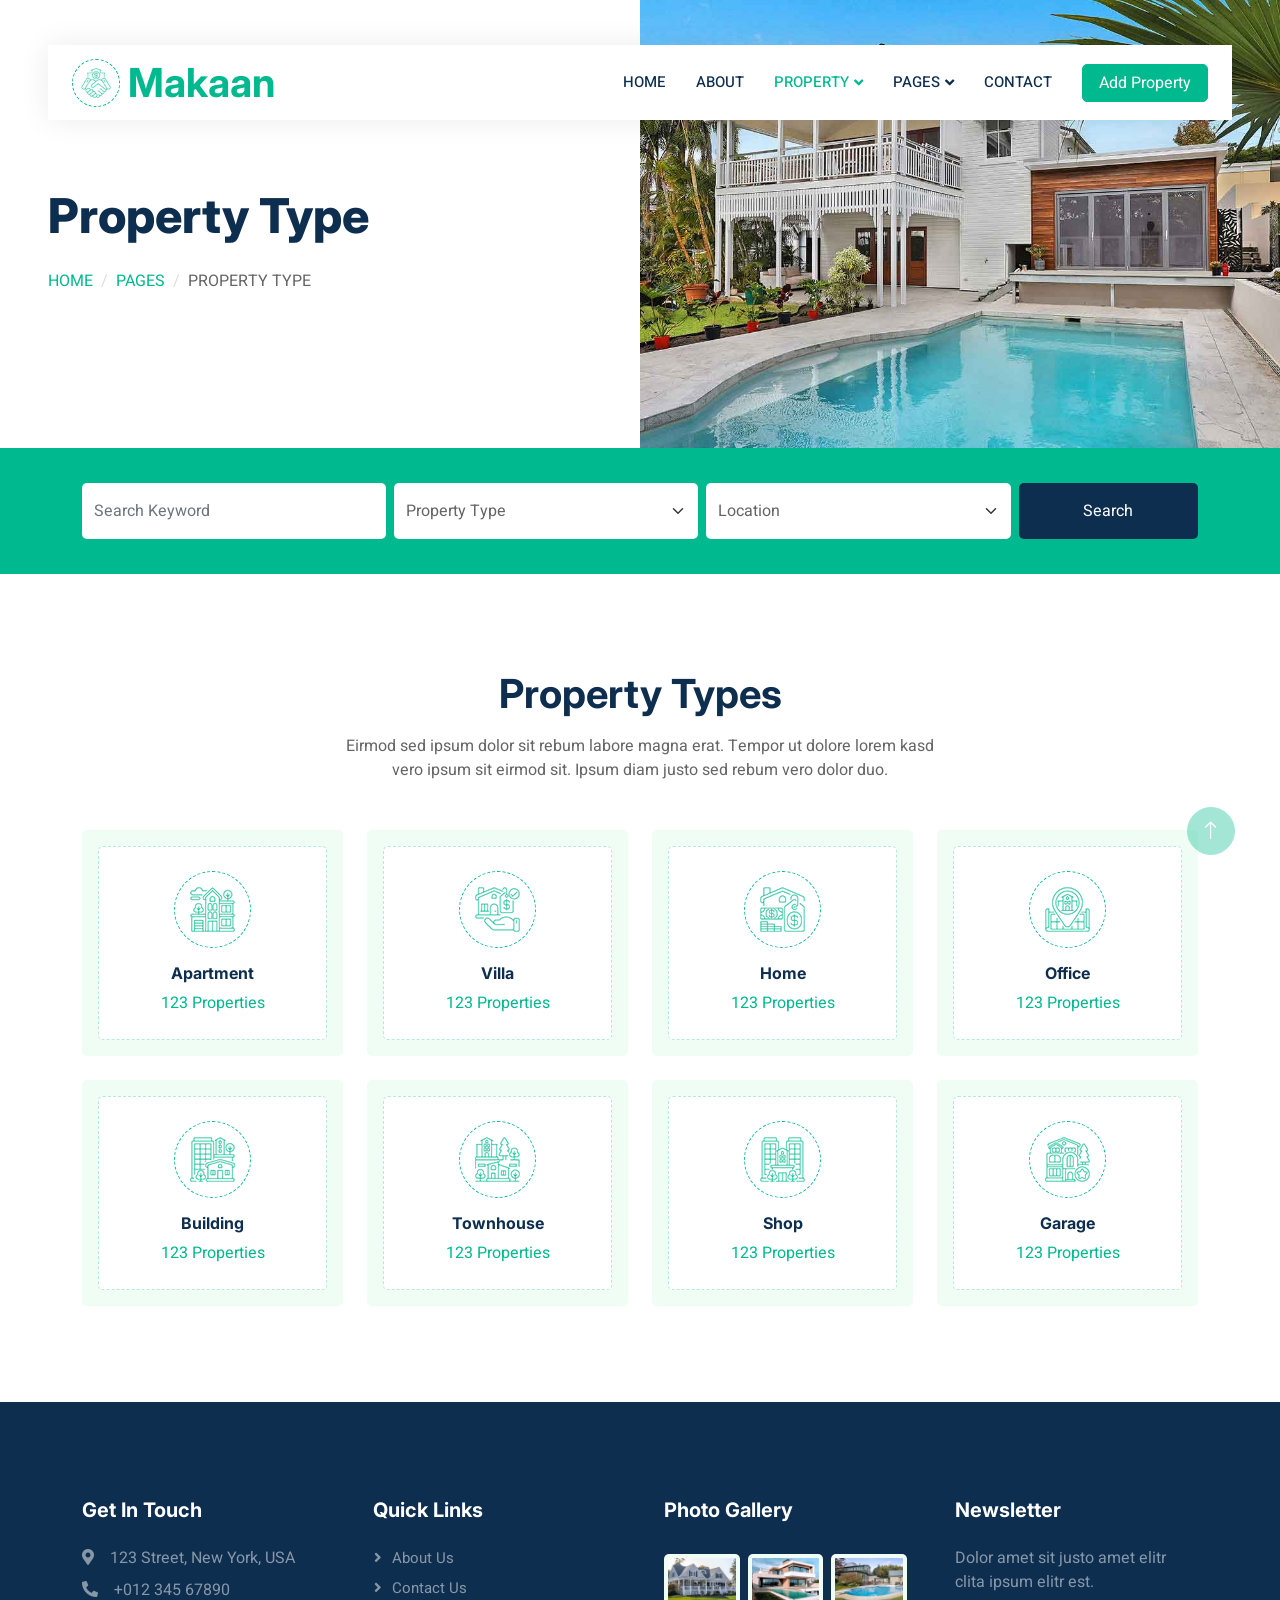
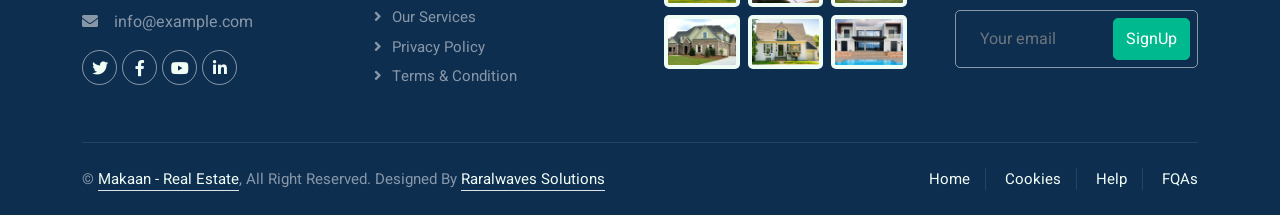
<file: property-type.html>
<!DOCTYPE html>
<html lang="en">

<head>
    <meta charset="utf-8">
    <title>Makaan - Real Estate</title>
    <meta content="width=device-width, initial-scale=1.0" name="viewport">
    <meta content="" name="keywords">
    <meta content="" name="description">

    <!-- Favicon -->
    <link href="img/favicon.ico" rel="icon">

    <!-- Google Web Fonts -->
    <link rel="preconnect" href="https://fonts.googleapis.com">
    <link rel="preconnect" href="https://fonts.gstatic.com" crossorigin>
    <link href="https://fonts.googleapis.com/css2?family=Heebo:wght@400;500;600&family=Inter:wght@700;800&display=swap" rel="stylesheet">
    
    <!-- Icon Font Stylesheet -->
    <link href="https://cdnjs.cloudflare.com/ajax/libs/font-awesome/5.10.0/css/all.min.css" rel="stylesheet">
    <link href="https://cdn.jsdelivr.net/npm/bootstrap-icons@1.4.1/font/bootstrap-icons.css" rel="stylesheet">

    <!-- Libraries Stylesheet -->
    <link href="lib/animate/animate.min.css" rel="stylesheet">
    <link href="lib/owlcarousel/assets/owl.carousel.min.css" rel="stylesheet">

    <!-- Customized Bootstrap Stylesheet -->
    <link href="css/bootstrap.min.css" rel="stylesheet">

    <!-- Template Stylesheet -->
    <link href="css/style.css" rel="stylesheet">
</head>

<body>
    <div class="container-xxl bg-white p-0">
        <!-- Spinner Start -->
        <div id="spinner" class="show bg-white position-fixed translate-middle w-100 vh-100 top-50 start-50 d-flex align-items-center justify-content-center">
            <div class="spinner-border text-primary" style="width: 3rem; height: 3rem;" role="status">
                <span class="sr-only">Loading...</span>
            </div>
        </div>
        <!-- Spinner End -->


        <!-- Navbar Start -->
        <div class="container-fluid nav-bar bg-transparent">
            <nav class="navbar navbar-expand-lg bg-white navbar-light py-0 px-4">
                <a href="index.html" class="navbar-brand d-flex align-items-center text-center">
                    <div class="icon p-2 me-2">
                        <img class="img-fluid" src="img/icon-deal.png" alt="Icon" style="width: 30px; height: 30px;">
                    </div>
                    <h1 class="m-0 text-primary">Makaan</h1>
                </a>
                <button type="button" class="navbar-toggler" data-bs-toggle="collapse" data-bs-target="#navbarCollapse">
                    <span class="navbar-toggler-icon"></span>
                </button>
                <div class="collapse navbar-collapse" id="navbarCollapse">
                    <div class="navbar-nav ms-auto">
                        <a href="index.html" class="nav-item nav-link">Home</a>
                        <a href="about.html" class="nav-item nav-link">About</a>
                        <div class="nav-item dropdown">
                            <a href="#" class="nav-link dropdown-toggle active" data-bs-toggle="dropdown">Property</a>
                            <div class="dropdown-menu rounded-0 m-0">
                                <a href="property-list.html" class="dropdown-item">Property List</a>
                                <a href="property-type.html" class="dropdown-item active">Property Type</a>
                                <a href="property-agent.html" class="dropdown-item">Property Agent</a>
                            </div>
                        </div>
                        <div class="nav-item dropdown">
                            <a href="#" class="nav-link dropdown-toggle" data-bs-toggle="dropdown">Pages</a>
                            <div class="dropdown-menu rounded-0 m-0">
                                <a href="testimonial.html" class="dropdown-item">Testimonial</a>
                                <a href="404.html" class="dropdown-item">404 Error</a>
                            </div>
                        </div>
                        <a href="contact.html" class="nav-item nav-link">Contact</a>
                    </div>
                    <a href="" class="btn btn-primary px-3 d-none d-lg-flex">Add Property</a>
                </div>
            </nav>
        </div>
        <!-- Navbar End -->


        <!-- Header Start -->
        <div class="container-fluid header bg-white p-0">
            <div class="row g-0 align-items-center flex-column-reverse flex-md-row">
                <div class="col-md-6 p-5 mt-lg-5">
                    <h1 class="display-5 animated fadeIn mb-4">Property Type</h1> 
                        <nav aria-label="breadcrumb animated fadeIn">
                        <ol class="breadcrumb text-uppercase">
                            <li class="breadcrumb-item"><a href="#">Home</a></li>
                            <li class="breadcrumb-item"><a href="#">Pages</a></li>
                            <li class="breadcrumb-item text-body active" aria-current="page">Property Type</li>
                        </ol>
                    </nav>
                </div>
                <div class="col-md-6 animated fadeIn">
                    <img class="img-fluid" src="img/header.jpg" alt="">
                </div>
            </div>
        </div>
        <!-- Header End -->


        <!-- Search Start -->
        <div class="container-fluid bg-primary mb-5 wow fadeIn" data-wow-delay="0.1s" style="padding: 35px;">
            <div class="container">
                <div class="row g-2">
                    <div class="col-md-10">
                        <div class="row g-2">
                            <div class="col-md-4">
                                <input type="text" class="form-control border-0 py-3" placeholder="Search Keyword">
                            </div>
                            <div class="col-md-4">
                                <select class="form-select border-0 py-3">
                                    <option selected>Property Type</option>
                                    <option value="1">Property Type 1</option>
                                    <option value="2">Property Type 2</option>
                                    <option value="3">Property Type 3</option>
                                </select>
                            </div>
                            <div class="col-md-4">
                                <select class="form-select border-0 py-3">
                                    <option selected>Location</option>
                                    <option value="1">Location 1</option>
                                    <option value="2">Location 2</option>
                                    <option value="3">Location 3</option>
                                </select>
                            </div>
                        </div>
                    </div>
                    <div class="col-md-2">
                        <button class="btn btn-dark border-0 w-100 py-3">Search</button>
                    </div>
                </div>
            </div>
        </div>
        <!-- Search End -->


        <!-- Category Start -->
        <div class="container-xxl py-5">
            <div class="container">
                <div class="text-center mx-auto mb-5 wow fadeInUp" data-wow-delay="0.1s" style="max-width: 600px;">
                    <h1 class="mb-3">Property Types</h1>
                    <p>Eirmod sed ipsum dolor sit rebum labore magna erat. Tempor ut dolore lorem kasd vero ipsum sit eirmod sit. Ipsum diam justo sed rebum vero dolor duo.</p>
                </div>
                <div class="row g-4">
                    <div class="col-lg-3 col-sm-6 wow fadeInUp" data-wow-delay="0.1s">
                        <a class="cat-item d-block bg-light text-center rounded p-3" href="">
                            <div class="rounded p-4">
                                <div class="icon mb-3">
                                    <img class="img-fluid" src="img/icon-apartment.png" alt="Icon">
                                </div>
                                <h6>Apartment</h6>
                                <span>123 Properties</span>
                            </div>
                        </a>
                    </div>
                    <div class="col-lg-3 col-sm-6 wow fadeInUp" data-wow-delay="0.3s">
                        <a class="cat-item d-block bg-light text-center rounded p-3" href="">
                            <div class="rounded p-4">
                                <div class="icon mb-3">
                                    <img class="img-fluid" src="img/icon-villa.png" alt="Icon">
                                </div>
                                <h6>Villa</h6>
                                <span>123 Properties</span>
                            </div>
                        </a>
                    </div>
                    <div class="col-lg-3 col-sm-6 wow fadeInUp" data-wow-delay="0.5s">
                        <a class="cat-item d-block bg-light text-center rounded p-3" href="">
                            <div class="rounded p-4">
                                <div class="icon mb-3">
                                    <img class="img-fluid" src="img/icon-house.png" alt="Icon">
                                </div>
                                <h6>Home</h6>
                                <span>123 Properties</span>
                            </div>
                        </a>
                    </div>
                    <div class="col-lg-3 col-sm-6 wow fadeInUp" data-wow-delay="0.7s">
                        <a class="cat-item d-block bg-light text-center rounded p-3" href="">
                            <div class="rounded p-4">
                                <div class="icon mb-3">
                                    <img class="img-fluid" src="img/icon-housing.png" alt="Icon">
                                </div>
                                <h6>Office</h6>
                                <span>123 Properties</span>
                            </div>
                        </a>
                    </div>
                    <div class="col-lg-3 col-sm-6 wow fadeInUp" data-wow-delay="0.1s">
                        <a class="cat-item d-block bg-light text-center rounded p-3" href="">
                            <div class="rounded p-4">
                                <div class="icon mb-3">
                                    <img class="img-fluid" src="img/icon-building.png" alt="Icon">
                                </div>
                                <h6>Building</h6>
                                <span>123 Properties</span>
                            </div>
                        </a>
                    </div>
                    <div class="col-lg-3 col-sm-6 wow fadeInUp" data-wow-delay="0.3s">
                        <a class="cat-item d-block bg-light text-center rounded p-3" href="">
                            <div class="rounded p-4">
                                <div class="icon mb-3">
                                    <img class="img-fluid" src="img/icon-neighborhood.png" alt="Icon">
                                </div>
                                <h6>Townhouse</h6>
                                <span>123 Properties</span>
                            </div>
                        </a>
                    </div>
                    <div class="col-lg-3 col-sm-6 wow fadeInUp" data-wow-delay="0.5s">
                        <a class="cat-item d-block bg-light text-center rounded p-3" href="">
                            <div class="rounded p-4">
                                <div class="icon mb-3">
                                    <img class="img-fluid" src="img/icon-condominium.png" alt="Icon">
                                </div>
                                <h6>Shop</h6>
                                <span>123 Properties</span>
                            </div>
                        </a>
                    </div>
                    <div class="col-lg-3 col-sm-6 wow fadeInUp" data-wow-delay="0.7s">
                        <a class="cat-item d-block bg-light text-center rounded p-3" href="">
                            <div class="rounded p-4">
                                <div class="icon mb-3">
                                    <img class="img-fluid" src="img/icon-luxury.png" alt="Icon">
                                </div>
                                <h6>Garage</h6>
                                <span>123 Properties</span>
                            </div>
                        </a>
                    </div>
                </div>
            </div>
        </div>
        <!-- Category End -->
        

        <!-- Footer Start -->
        <div class="container-fluid bg-dark text-white-50 footer pt-5 mt-5 wow fadeIn" data-wow-delay="0.1s">
            <div class="container py-5">
                <div class="row g-5">
                    <div class="col-lg-3 col-md-6">
                        <h5 class="text-white mb-4">Get In Touch</h5>
                        <p class="mb-2"><i class="fa fa-map-marker-alt me-3"></i>123 Street, New York, USA</p>
                        <p class="mb-2"><i class="fa fa-phone-alt me-3"></i>+012 345 67890</p>
                        <p class="mb-2"><i class="fa fa-envelope me-3"></i>info@example.com</p>
                        <div class="d-flex pt-2">
                            <a class="btn btn-outline-light btn-social" href=""><i class="fab fa-twitter"></i></a>
                            <a class="btn btn-outline-light btn-social" href=""><i class="fab fa-facebook-f"></i></a>
                            <a class="btn btn-outline-light btn-social" href=""><i class="fab fa-youtube"></i></a>
                            <a class="btn btn-outline-light btn-social" href=""><i class="fab fa-linkedin-in"></i></a>
                        </div>
                    </div>
                    <div class="col-lg-3 col-md-6">
                        <h5 class="text-white mb-4">Quick Links</h5>
                        <a class="btn btn-link text-white-50" href="">About Us</a>
                        <a class="btn btn-link text-white-50" href="">Contact Us</a>
                        <a class="btn btn-link text-white-50" href="">Our Services</a>
                        <a class="btn btn-link text-white-50" href="">Privacy Policy</a>
                        <a class="btn btn-link text-white-50" href="">Terms & Condition</a>
                    </div>
                    <div class="col-lg-3 col-md-6">
                        <h5 class="text-white mb-4">Photo Gallery</h5>
                        <div class="row g-2 pt-2">
                            <div class="col-4">
                                <img class="img-fluid rounded bg-light p-1" src="img/property-1.jpg" alt="">
                            </div>
                            <div class="col-4">
                                <img class="img-fluid rounded bg-light p-1" src="img/property-2.jpg" alt="">
                            </div>
                            <div class="col-4">
                                <img class="img-fluid rounded bg-light p-1" src="img/property-3.jpg" alt="">
                            </div>
                            <div class="col-4">
                                <img class="img-fluid rounded bg-light p-1" src="img/property-4.jpg" alt="">
                            </div>
                            <div class="col-4">
                                <img class="img-fluid rounded bg-light p-1" src="img/property-5.jpg" alt="">
                            </div>
                            <div class="col-4">
                                <img class="img-fluid rounded bg-light p-1" src="img/property-6.jpg" alt="">
                            </div>
                        </div>
                    </div>
                    <div class="col-lg-3 col-md-6">
                        <h5 class="text-white mb-4">Newsletter</h5>
                        <p>Dolor amet sit justo amet elitr clita ipsum elitr est.</p>
                        <div class="position-relative mx-auto" style="max-width: 400px;">
                            <input class="form-control bg-transparent w-100 py-3 ps-4 pe-5" type="text" placeholder="Your email">
                            <button type="button" class="btn btn-primary py-2 position-absolute top-0 end-0 mt-2 me-2">SignUp</button>
                        </div>
                    </div>
                </div>
            </div>
            <div class="container">
                <div class="copyright">
                    <div class="row">
                        <div class="col-md-6 text-center text-md-start mb-3 mb-md-0">
                            &copy; <a class="border-bottom" href="#">Makaan - Real Estate</a>, All Right Reserved. 
							
							
							Designed By <a class="border-bottom" href="https://raralwavessolutions.co.ke/">Raralwaves Solutions</a>
                        </div>
                        <div class="col-md-6 text-center text-md-end">
                            <div class="footer-menu">
                                <a href="">Home</a>
                                <a href="">Cookies</a>
                                <a href="">Help</a>
                                <a href="">FQAs</a>
                            </div>
                        </div>
                    </div>
                </div>
            </div>
        </div>
        <!-- Footer End -->


        <!-- Back to Top -->
        <a href="#" class="btn btn-lg btn-primary btn-lg-square back-to-top"><i class="bi bi-arrow-up"></i></a>
    </div>

    <!-- JavaScript Libraries -->
    <script src="https://code.jquery.com/jquery-3.4.1.min.js"></script>
    <script src="https://cdn.jsdelivr.net/npm/bootstrap@5.0.0/dist/js/bootstrap.bundle.min.js"></script>
    <script src="lib/wow/wow.min.js"></script>
    <script src="lib/easing/easing.min.js"></script>
    <script src="lib/waypoints/waypoints.min.js"></script>
    <script src="lib/owlcarousel/owl.carousel.min.js"></script>

    <!-- Template Javascript -->
    <script src="js/main.js"></script>
</body>


</html>
</file>
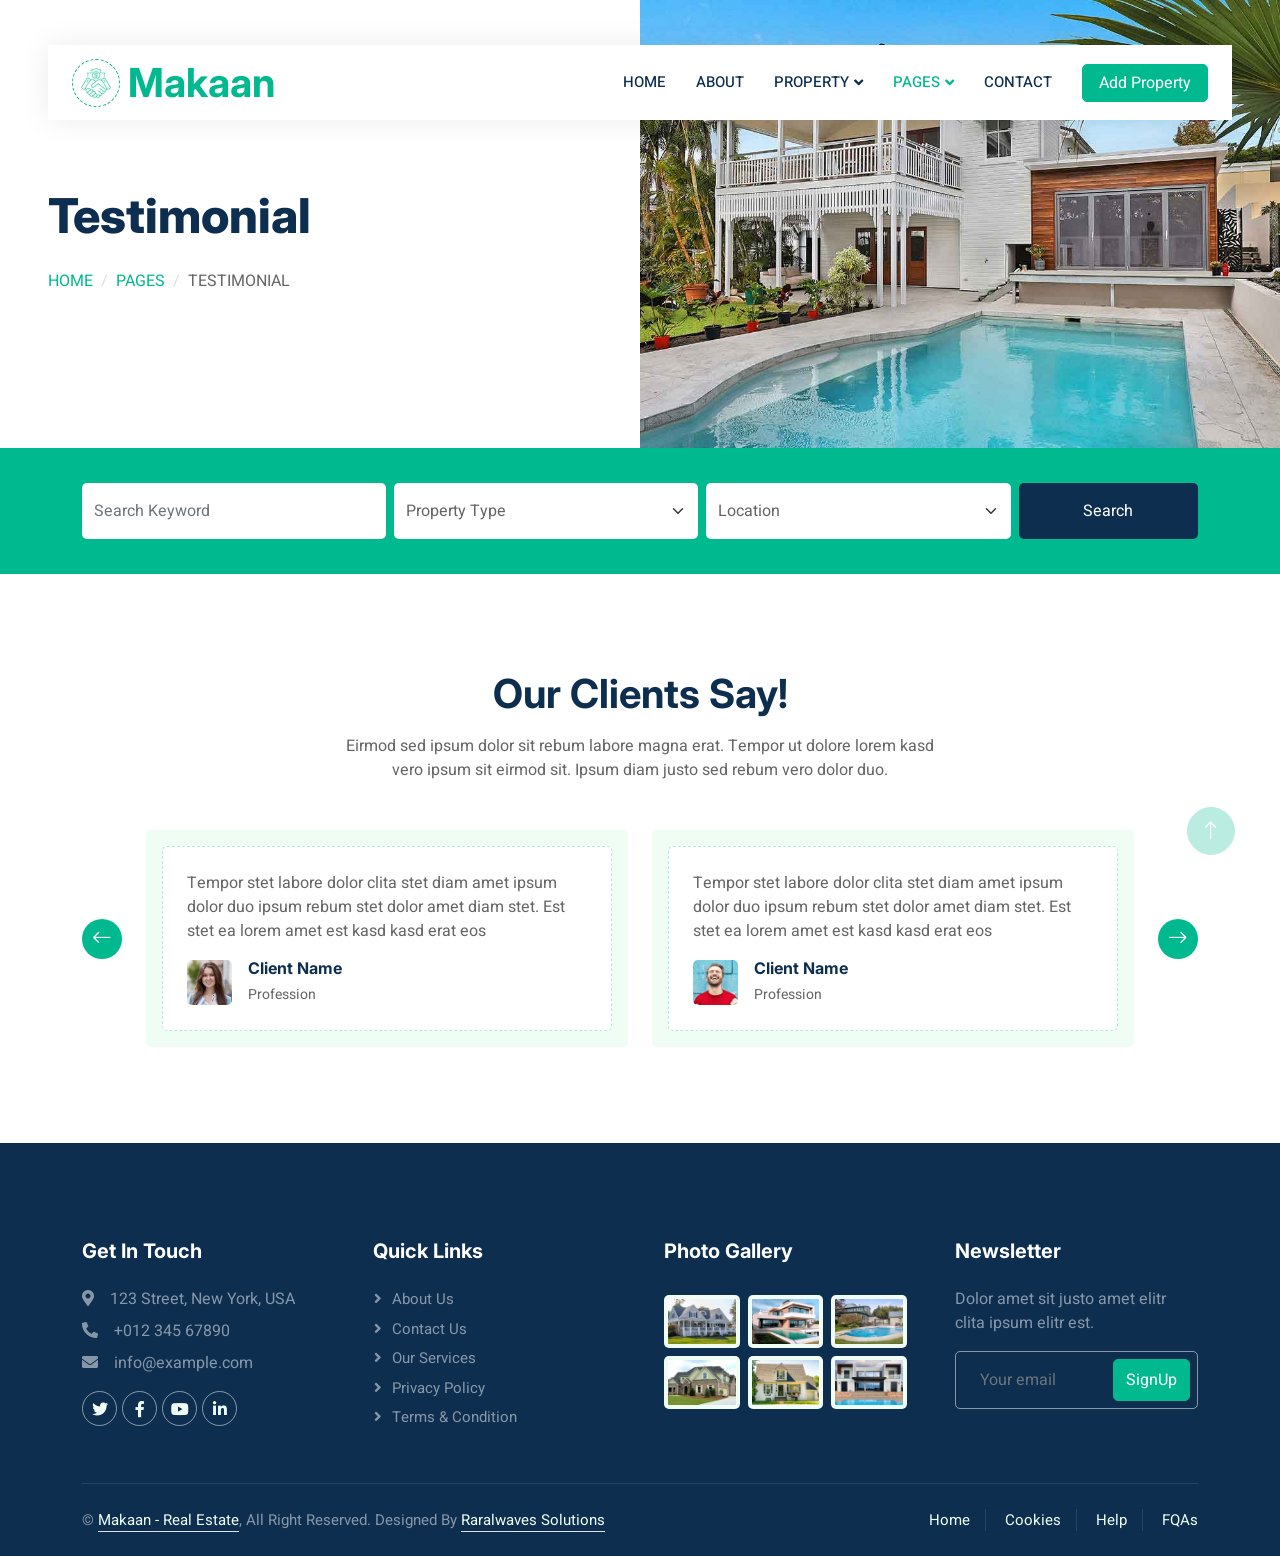
<file: testimonial.html>
<!DOCTYPE html>
<html lang="en">

<head>
    <meta charset="utf-8">
    <title>Makaan - Real Estate</title>
    <meta content="width=device-width, initial-scale=1.0" name="viewport">
    <meta content="" name="keywords">
    <meta content="" name="description">

    <!-- Favicon -->
    <link href="img/favicon.ico" rel="icon">

    <!-- Google Web Fonts -->
    <link rel="preconnect" href="https://fonts.googleapis.com">
    <link rel="preconnect" href="https://fonts.gstatic.com" crossorigin>
    <link href="https://fonts.googleapis.com/css2?family=Heebo:wght@400;500;600&family=Inter:wght@700;800&display=swap" rel="stylesheet">
    
    <!-- Icon Font Stylesheet -->
    <link href="https://cdnjs.cloudflare.com/ajax/libs/font-awesome/5.10.0/css/all.min.css" rel="stylesheet">
    <link href="https://cdn.jsdelivr.net/npm/bootstrap-icons@1.4.1/font/bootstrap-icons.css" rel="stylesheet">

    <!-- Libraries Stylesheet -->
    <link href="lib/animate/animate.min.css" rel="stylesheet">
    <link href="lib/owlcarousel/assets/owl.carousel.min.css" rel="stylesheet">

    <!-- Customized Bootstrap Stylesheet -->
    <link href="css/bootstrap.min.css" rel="stylesheet">

    <!-- Template Stylesheet -->
    <link href="css/style.css" rel="stylesheet">
</head>

<body>
    <div class="container-xxl bg-white p-0">
        <!-- Spinner Start -->
        <div id="spinner" class="show bg-white position-fixed translate-middle w-100 vh-100 top-50 start-50 d-flex align-items-center justify-content-center">
            <div class="spinner-border text-primary" style="width: 3rem; height: 3rem;" role="status">
                <span class="sr-only">Loading...</span>
            </div>
        </div>
        <!-- Spinner End -->


        <!-- Navbar Start -->
        <div class="container-fluid nav-bar bg-transparent">
            <nav class="navbar navbar-expand-lg bg-white navbar-light py-0 px-4">
                <a href="index.html" class="navbar-brand d-flex align-items-center text-center">
                    <div class="icon p-2 me-2">
                        <img class="img-fluid" src="img/icon-deal.png" alt="Icon" style="width: 30px; height: 30px;">
                    </div>
                    <h1 class="m-0 text-primary">Makaan</h1>
                </a>
                <button type="button" class="navbar-toggler" data-bs-toggle="collapse" data-bs-target="#navbarCollapse">
                    <span class="navbar-toggler-icon"></span>
                </button>
                <div class="collapse navbar-collapse" id="navbarCollapse">
                    <div class="navbar-nav ms-auto">
                        <a href="index.html" class="nav-item nav-link">Home</a>
                        <a href="about.html" class="nav-item nav-link">About</a>
                        <div class="nav-item dropdown">
                            <a href="#" class="nav-link dropdown-toggle" data-bs-toggle="dropdown">Property</a>
                            <div class="dropdown-menu rounded-0 m-0">
                                <a href="property-list.html" class="dropdown-item">Property List</a>
                                <a href="property-type.html" class="dropdown-item">Property Type</a>
                                <a href="property-agent.html" class="dropdown-item">Property Agent</a>
                            </div>
                        </div>
                        <div class="nav-item dropdown">
                            <a href="#" class="nav-link dropdown-toggle active" data-bs-toggle="dropdown">Pages</a>
                            <div class="dropdown-menu rounded-0 m-0">
                                <a href="testimonial.html" class="dropdown-item active">Testimonial</a>
                                <a href="404.html" class="dropdown-item">404 Error</a>
                            </div>
                        </div>
                        <a href="contact.html" class="nav-item nav-link">Contact</a>
                    </div>
                    <a href="" class="btn btn-primary px-3 d-none d-lg-flex">Add Property</a>
                </div>
            </nav>
        </div>
        <!-- Navbar End -->


        <!-- Header Start -->
        <div class="container-fluid header bg-white p-0">
            <div class="row g-0 align-items-center flex-column-reverse flex-md-row">
                <div class="col-md-6 p-5 mt-lg-5">
                    <h1 class="display-5 animated fadeIn mb-4">Testimonial</h1> 
                        <nav aria-label="breadcrumb animated fadeIn">
                        <ol class="breadcrumb text-uppercase">
                            <li class="breadcrumb-item"><a href="#">Home</a></li>
                            <li class="breadcrumb-item"><a href="#">Pages</a></li>
                            <li class="breadcrumb-item text-body active" aria-current="page">Testimonial</li>
                        </ol>
                    </nav>
                </div>
                <div class="col-md-6 animated fadeIn">
                    <img class="img-fluid" src="img/header.jpg" alt="">
                </div>
            </div>
        </div>
        <!-- Header End -->


        <!-- Search Start -->
        <div class="container-fluid bg-primary mb-5 wow fadeIn" data-wow-delay="0.1s" style="padding: 35px;">
            <div class="container">
                <div class="row g-2">
                    <div class="col-md-10">
                        <div class="row g-2">
                            <div class="col-md-4">
                                <input type="text" class="form-control border-0 py-3" placeholder="Search Keyword">
                            </div>
                            <div class="col-md-4">
                                <select class="form-select border-0 py-3">
                                    <option selected>Property Type</option>
                                    <option value="1">Property Type 1</option>
                                    <option value="2">Property Type 2</option>
                                    <option value="3">Property Type 3</option>
                                </select>
                            </div>
                            <div class="col-md-4">
                                <select class="form-select border-0 py-3">
                                    <option selected>Location</option>
                                    <option value="1">Location 1</option>
                                    <option value="2">Location 2</option>
                                    <option value="3">Location 3</option>
                                </select>
                            </div>
                        </div>
                    </div>
                    <div class="col-md-2">
                        <button class="btn btn-dark border-0 w-100 py-3">Search</button>
                    </div>
                </div>
            </div>
        </div>
        <!-- Search End -->


        <!-- Testimonial Start -->
        <div class="container-xxl py-5">
            <div class="container">
                <div class="text-center mx-auto mb-5 wow fadeInUp" data-wow-delay="0.1s" style="max-width: 600px;">
                    <h1 class="mb-3">Our Clients Say!</h1>
                    <p>Eirmod sed ipsum dolor sit rebum labore magna erat. Tempor ut dolore lorem kasd vero ipsum sit eirmod sit. Ipsum diam justo sed rebum vero dolor duo.</p>
                </div>
                <div class="owl-carousel testimonial-carousel wow fadeInUp" data-wow-delay="0.1s">
                    <div class="testimonial-item bg-light rounded p-3">
                        <div class="bg-white border rounded p-4">
                            <p>Tempor stet labore dolor clita stet diam amet ipsum dolor duo ipsum rebum stet dolor amet diam stet. Est stet ea lorem amet est kasd kasd erat eos</p>
                            <div class="d-flex align-items-center">
                                <img class="img-fluid flex-shrink-0 rounded" src="img/testimonial-1.jpg" style="width: 45px; height: 45px;">
                                <div class="ps-3">
                                    <h6 class="fw-bold mb-1">Client Name</h6>
                                    <small>Profession</small>
                                </div>
                            </div>
                        </div>
                    </div>
                    <div class="testimonial-item bg-light rounded p-3">
                        <div class="bg-white border rounded p-4">
                            <p>Tempor stet labore dolor clita stet diam amet ipsum dolor duo ipsum rebum stet dolor amet diam stet. Est stet ea lorem amet est kasd kasd erat eos</p>
                            <div class="d-flex align-items-center">
                                <img class="img-fluid flex-shrink-0 rounded" src="img/testimonial-2.jpg" style="width: 45px; height: 45px;">
                                <div class="ps-3">
                                    <h6 class="fw-bold mb-1">Client Name</h6>
                                    <small>Profession</small>
                                </div>
                            </div>
                        </div>
                    </div>
                    <div class="testimonial-item bg-light rounded p-3">
                        <div class="bg-white border rounded p-4">
                            <p>Tempor stet labore dolor clita stet diam amet ipsum dolor duo ipsum rebum stet dolor amet diam stet. Est stet ea lorem amet est kasd kasd erat eos</p>
                            <div class="d-flex align-items-center">
                                <img class="img-fluid flex-shrink-0 rounded" src="img/testimonial-3.jpg" style="width: 45px; height: 45px;">
                                <div class="ps-3">
                                    <h6 class="fw-bold mb-1">Client Name</h6>
                                    <small>Profession</small>
                                </div>
                            </div>
                        </div>
                    </div>
                </div>
            </div>
        </div>
        <!-- Testimonial End -->
        

        <!-- Footer Start -->
        <div class="container-fluid bg-dark text-white-50 footer pt-5 mt-5 wow fadeIn" data-wow-delay="0.1s">
            <div class="container py-5">
                <div class="row g-5">
                    <div class="col-lg-3 col-md-6">
                        <h5 class="text-white mb-4">Get In Touch</h5>
                        <p class="mb-2"><i class="fa fa-map-marker-alt me-3"></i>123 Street, New York, USA</p>
                        <p class="mb-2"><i class="fa fa-phone-alt me-3"></i>+012 345 67890</p>
                        <p class="mb-2"><i class="fa fa-envelope me-3"></i>info@example.com</p>
                        <div class="d-flex pt-2">
                            <a class="btn btn-outline-light btn-social" href=""><i class="fab fa-twitter"></i></a>
                            <a class="btn btn-outline-light btn-social" href=""><i class="fab fa-facebook-f"></i></a>
                            <a class="btn btn-outline-light btn-social" href=""><i class="fab fa-youtube"></i></a>
                            <a class="btn btn-outline-light btn-social" href=""><i class="fab fa-linkedin-in"></i></a>
                        </div>
                    </div>
                    <div class="col-lg-3 col-md-6">
                        <h5 class="text-white mb-4">Quick Links</h5>
                        <a class="btn btn-link text-white-50" href="">About Us</a>
                        <a class="btn btn-link text-white-50" href="">Contact Us</a>
                        <a class="btn btn-link text-white-50" href="">Our Services</a>
                        <a class="btn btn-link text-white-50" href="">Privacy Policy</a>
                        <a class="btn btn-link text-white-50" href="">Terms & Condition</a>
                    </div>
                    <div class="col-lg-3 col-md-6">
                        <h5 class="text-white mb-4">Photo Gallery</h5>
                        <div class="row g-2 pt-2">
                            <div class="col-4">
                                <img class="img-fluid rounded bg-light p-1" src="img/property-1.jpg" alt="">
                            </div>
                            <div class="col-4">
                                <img class="img-fluid rounded bg-light p-1" src="img/property-2.jpg" alt="">
                            </div>
                            <div class="col-4">
                                <img class="img-fluid rounded bg-light p-1" src="img/property-3.jpg" alt="">
                            </div>
                            <div class="col-4">
                                <img class="img-fluid rounded bg-light p-1" src="img/property-4.jpg" alt="">
                            </div>
                            <div class="col-4">
                                <img class="img-fluid rounded bg-light p-1" src="img/property-5.jpg" alt="">
                            </div>
                            <div class="col-4">
                                <img class="img-fluid rounded bg-light p-1" src="img/property-6.jpg" alt="">
                            </div>
                        </div>
                    </div>
                    <div class="col-lg-3 col-md-6">
                        <h5 class="text-white mb-4">Newsletter</h5>
                        <p>Dolor amet sit justo amet elitr clita ipsum elitr est.</p>
                        <div class="position-relative mx-auto" style="max-width: 400px;">
                            <input class="form-control bg-transparent w-100 py-3 ps-4 pe-5" type="text" placeholder="Your email">
                            <button type="button" class="btn btn-primary py-2 position-absolute top-0 end-0 mt-2 me-2">SignUp</button>
                        </div>
                    </div>
                </div>
            </div>
            <div class="container">
                <div class="copyright">
                    <div class="row">
                        <div class="col-md-6 text-center text-md-start mb-3 mb-md-0">
                            &copy; <a class="border-bottom" href="#">Makaan - Real Estate</a>, All Right Reserved. 
							
							
							Designed By <a class="border-bottom" href="https://raralwavessolutions.co.ke/">Raralwaves Solutions</a>
                        </div>
                        <div class="col-md-6 text-center text-md-end">
                            <div class="footer-menu">
                                <a href="">Home</a>
                                <a href="">Cookies</a>
                                <a href="">Help</a>
                                <a href="">FQAs</a>
                            </div>
                        </div>
                    </div>
                </div>
            </div>
        </div>
        <!-- Footer End -->


        <!-- Back to Top -->
        <a href="#" class="btn btn-lg btn-primary btn-lg-square back-to-top"><i class="bi bi-arrow-up"></i></a>
    </div>

    <!-- JavaScript Libraries -->
    <script src="https://code.jquery.com/jquery-3.4.1.min.js"></script>
    <script src="https://cdn.jsdelivr.net/npm/bootstrap@5.0.0/dist/js/bootstrap.bundle.min.js"></script>
    <script src="lib/wow/wow.min.js"></script>
    <script src="lib/easing/easing.min.js"></script>
    <script src="lib/waypoints/waypoints.min.js"></script>
    <script src="lib/owlcarousel/owl.carousel.min.js"></script>

    <!-- Template Javascript -->
    <script src="js/main.js"></script>
</body>


</html>
</file>
<file: css/style.css>
/********** Template CSS **********/
:root {
    --primary: #00B98E;
    --secondary: #FF6922;
    --light: #EFFDF5;
    --dark: #0E2E50;
}

.back-to-top {
    position: fixed;
    display: none;
    right: 45px;
    bottom: 45px;
    z-index: 99;
}


/*** Spinner ***/
#spinner {
    opacity: 0;
    visibility: hidden;
    transition: opacity .5s ease-out, visibility 0s linear .5s;
    z-index: 99999;
}

#spinner.show {
    transition: opacity .5s ease-out, visibility 0s linear 0s;
    visibility: visible;
    opacity: 1;
}


/*** Button ***/
.btn {
    transition: .5s;
}

.btn.btn-primary,
.btn.btn-secondary {
    color: #FFFFFF;
}

.btn-square {
    width: 38px;
    height: 38px;
}

.btn-sm-square {
    width: 32px;
    height: 32px;
}

.btn-lg-square {
    width: 48px;
    height: 48px;
}

.btn-square,
.btn-sm-square,
.btn-lg-square {
    padding: 0;
    display: flex;
    align-items: center;
    justify-content: center;
    font-weight: normal;
    border-radius: 50px;
}


/*** Navbar ***/
.nav-bar {
    position: relative;
    margin-top: 45px;
    padding: 0 3rem;
    transition: .5s;
    z-index: 9999;
}

.nav-bar.sticky-top {
    position: sticky;
    padding: 0;
    z-index: 9999;
}

.navbar {
    box-shadow: 0 0 30px rgba(0, 0, 0, .08);
}

.navbar .dropdown-toggle::after {
    border: none;
    content: "\f107";
    font-family: "Font Awesome 5 Free";
    font-weight: 900;
    vertical-align: middle;
    margin-left: 5px;
    transition: .5s;
}

.navbar .dropdown-toggle[aria-expanded=true]::after {
    transform: rotate(-180deg);
}

.navbar-light .navbar-nav .nav-link {
    margin-right: 30px;
    padding: 25px 0;
    color: #FFFFFF;
    font-size: 15px;
    text-transform: uppercase;
    outline: none;
}

.navbar-light .navbar-nav .nav-link:hover,
.navbar-light .navbar-nav .nav-link.active {
    color: var(--primary);
}

@media (max-width: 991.98px) {
    .nav-bar {
        margin: 0;
        padding: 0;
    }

    .navbar-light .navbar-nav .nav-link  {
        margin-right: 0;
        padding: 10px 0;
    }

    .navbar-light .navbar-nav {
        border-top: 1px solid #EEEEEE;
    }
}

.navbar-light .navbar-brand {
    height: 75px;
}

.navbar-light .navbar-nav .nav-link {
    color: var(--dark);
    font-weight: 500;
}

@media (min-width: 992px) {
    .navbar .nav-item .dropdown-menu {
        display: block;
        top: 100%;
        margin-top: 0;
        transform: rotateX(-75deg);
        transform-origin: 0% 0%;
        opacity: 0;
        visibility: hidden;
        transition: .5s;
        
    }

    .navbar .nav-item:hover .dropdown-menu {
        transform: rotateX(0deg);
        visibility: visible;
        transition: .5s;
        opacity: 1;
    }
}


/*** Header ***/
@media (min-width: 992px) {
    .header {
        margin-top: -120px;
    }
}

.header-carousel .owl-nav {
    position: absolute;
    top: 50%;
    left: -25px;
    transform: translateY(-50%);
    display: flex;
    flex-direction: column;
}

.header-carousel .owl-nav .owl-prev,
.header-carousel .owl-nav .owl-next {
    margin: 7px 0;
    width: 50px;
    height: 50px;
    display: flex;
    align-items: center;
    justify-content: center;
    color: #FFFFFF;
    background: var(--primary);
    border-radius: 40px;
    font-size: 20px;
    transition: .5s;
}

.header-carousel .owl-nav .owl-prev:hover,
.header-carousel .owl-nav .owl-next:hover {
    background: var(--dark);
}

@media (max-width: 768px) {
    .header-carousel .owl-nav {
        left: 25px;
    }
}

.breadcrumb-item + .breadcrumb-item::before {
    color: #DDDDDD;
}


/*** Icon ***/
.icon {
    padding: 15px;
    display: inline-flex;
    align-items: center;
    justify-content: center;
    background: #FFFFFF !important;
    border-radius: 50px;
    border: 1px dashed var(--primary) !important;
}


/*** About ***/
.about-img img {
    position: relative;
    z-index: 2;
}

.about-img::before {
    position: absolute;
    content: "";
    top: 0;
    left: -50%;
    width: 100%;
    height: 100%;
    background: var(--primary);
    transform: skew(20deg);
    z-index: 1;
}


/*** Category ***/
.cat-item div {
    background: #FFFFFF;
    border: 1px dashed rgba(0, 185, 142, .3);
    transition: .5s;
}

.cat-item:hover div {
    background: var(--primary);
    border-color: transparent;
}

.cat-item div * {
    transition: .5s;
}

.cat-item:hover div * {
    color: #FFFFFF !important;
}


/*** Property List ***/
.nav-pills .nav-item .btn {
    color: var(--dark);
}

.nav-pills .nav-item .btn:hover,
.nav-pills .nav-item .btn.active {
    color: #FFFFFF;
}

.property-item {
    box-shadow: 0 0 30px rgba(0, 0, 0, .08);
}

.property-item img {
    transition: .5s;
}

.property-item:hover img {
    transform: scale(1.1);
}

.property-item .border-top {
    border-top: 1px dashed rgba(0, 185, 142, .3) !important;
}

.property-item .border-end {
    border-right: 1px dashed rgba(0, 185, 142, .3) !important;
}


/*** Team ***/
.team-item {
    box-shadow: 0 0 30px rgba(0, 0, 0, .08);
    transition: .5s;
}

.team-item .btn {
    color: var(--primary);
    background: #FFFFFF;
    box-shadow: 0 0 30px rgba(0, 0, 0, .15);
}

.team-item .btn:hover {
    color: #FFFFFF;
    background: var(--primary);
}

.team-item:hover {
    border-color: var(--secondary) !important;
}

.team-item:hover .bg-primary {
    background: var(--secondary) !important;
}

.team-item:hover .bg-primary i {
    color: var(--secondary) !important;
}


/*** Testimonial ***/
.testimonial-carousel {
    padding-left: 1.5rem;
    padding-right: 1.5rem;
}

@media (min-width: 576px) {
    .testimonial-carousel {
        padding-left: 4rem;
        padding-right: 4rem;
    }
}

.testimonial-carousel .testimonial-item .border {
    border: 1px dashed rgba(0, 185, 142, .3) !important;
}

.testimonial-carousel .owl-nav {
    position: absolute;
    width: 100%;
    height: 40px;
    top: calc(50% - 20px);
    left: 0;
    display: flex;
    justify-content: space-between;
    z-index: 1;
}

.testimonial-carousel .owl-nav .owl-prev,
.testimonial-carousel .owl-nav .owl-next {
    position: relative;
    width: 40px;
    height: 40px;
    display: flex;
    align-items: center;
    justify-content: center;
    color: #FFFFFF;
    background: var(--primary);
    border-radius: 40px;
    font-size: 20px;
    transition: .5s;
}

.testimonial-carousel .owl-nav .owl-prev:hover,
.testimonial-carousel .owl-nav .owl-next:hover {
    background: var(--dark);
}


/*** Footer ***/
.footer .btn.btn-social {
    margin-right: 5px;
    width: 35px;
    height: 35px;
    display: flex;
    align-items: center;
    justify-content: center;
    color: var(--light);
    border: 1px solid rgba(255,255,255,0.5);
    border-radius: 35px;
    transition: .3s;
}

.footer .btn.btn-social:hover {
    color: var(--primary);
    border-color: var(--light);
}

.footer .btn.btn-link {
    display: block;
    margin-bottom: 5px;
    padding: 0;
    text-align: left;
    font-size: 15px;
    font-weight: normal;
    text-transform: capitalize;
    transition: .3s;
}

.footer .btn.btn-link::before {
    position: relative;
    content: "\f105";
    font-family: "Font Awesome 5 Free";
    font-weight: 900;
    margin-right: 10px;
}

.footer .btn.btn-link:hover {
    letter-spacing: 1px;
    box-shadow: none;
}

.footer .form-control {
    border-color: rgba(255,255,255,0.5);
}

.footer .copyright {
    padding: 25px 0;
    font-size: 15px;
    border-top: 1px solid rgba(256, 256, 256, .1);
}

.footer .copyright a {
    color: var(--light);
}

.footer .footer-menu a {
    margin-right: 15px;
    padding-right: 15px;
    border-right: 1px solid rgba(255, 255, 255, .1);
}

.footer .footer-menu a:last-child {
    margin-right: 0;
    padding-right: 0;
    border-right: none;
}
</file>
